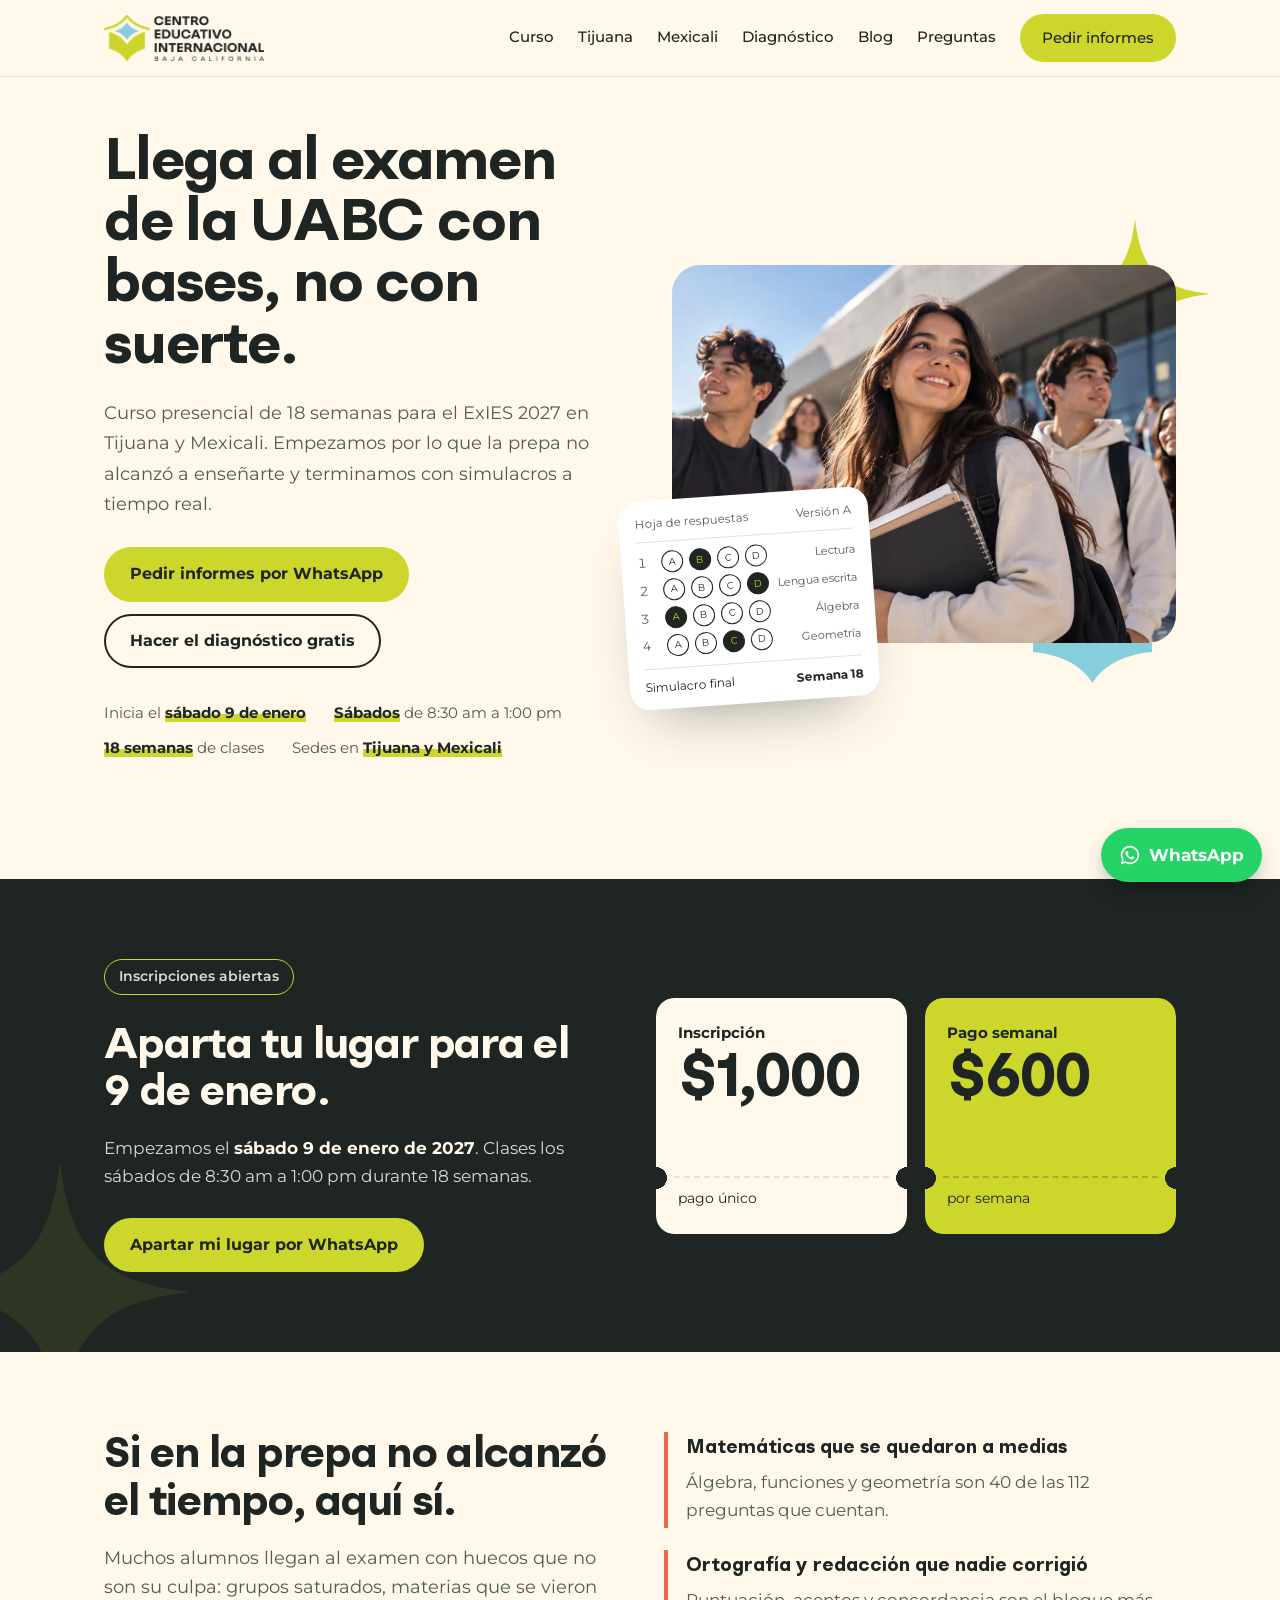
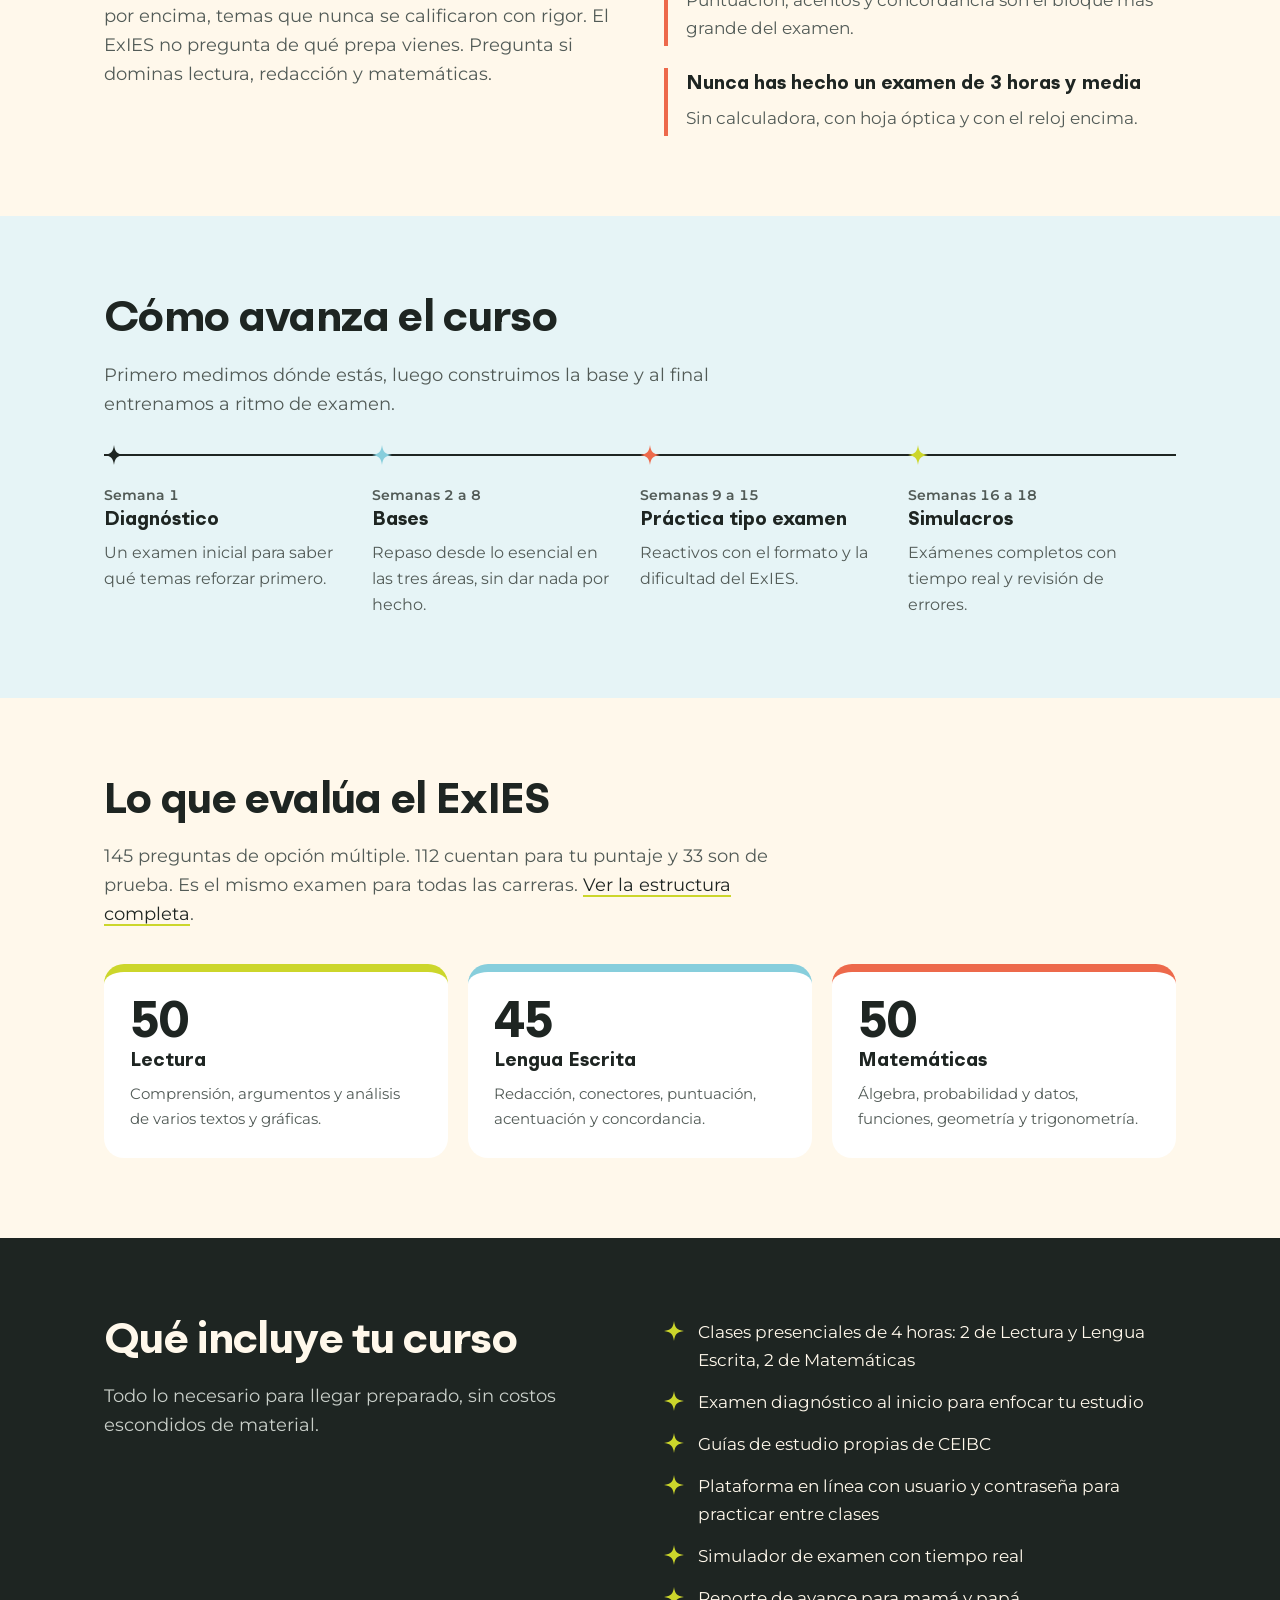
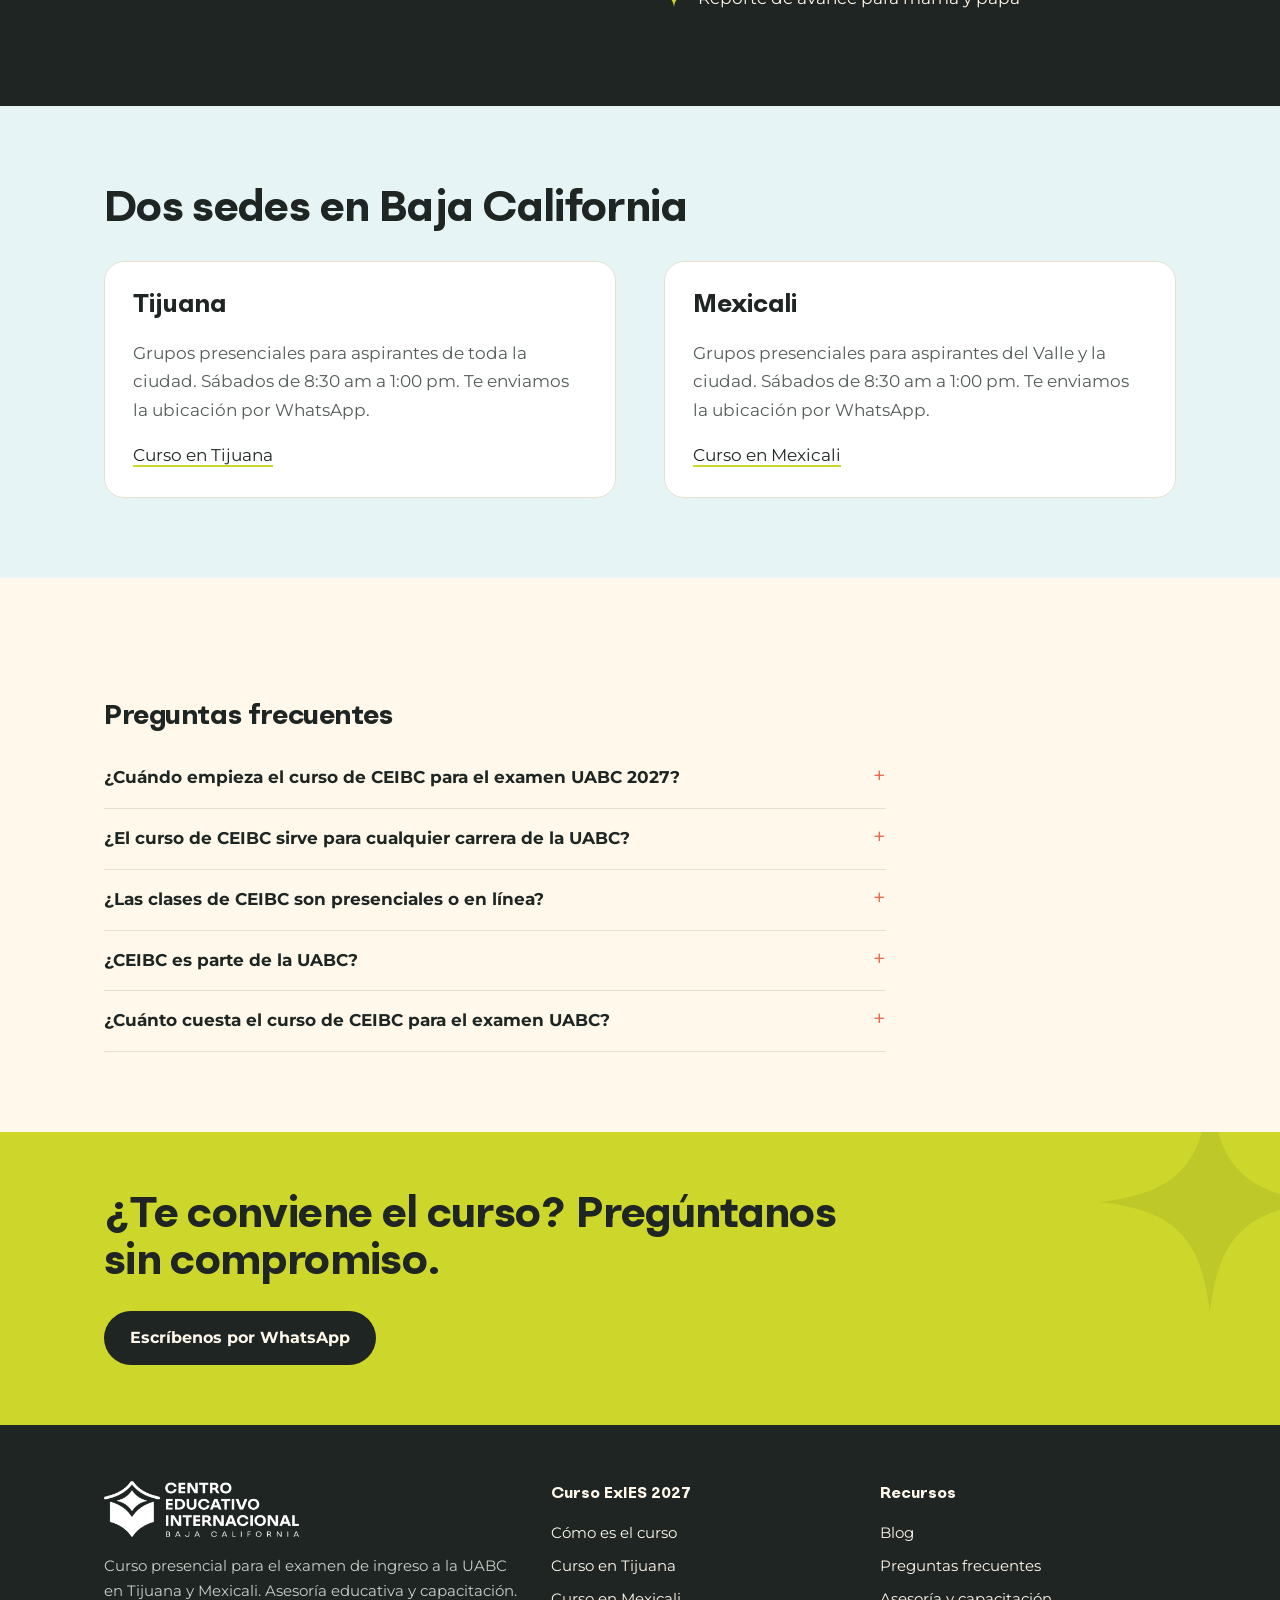
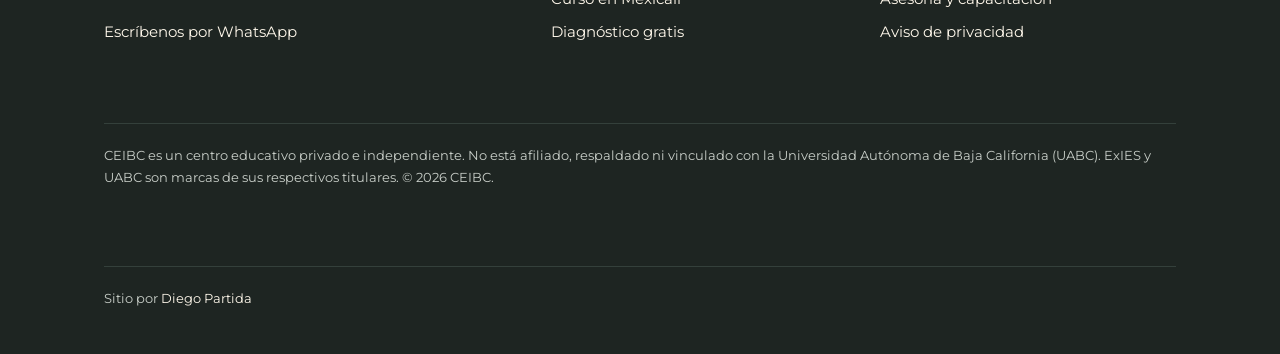
<file: index.html>
<!doctype html>
<html lang="es-MX">
<head>
<meta charset="utf-8">
<meta name="viewport" content="width=device-width, initial-scale=1">
<title>Curso para el examen UABC 2027 en Tijuana y Mexicali | CEIBC</title>
<meta name="description" content="Curso presencial de 18 semanas para el ExIES de la UABC. Inicia el 9 de enero de 2027 en Tijuana y Mexicali: diagnóstico, bases, plataforma y simulacros.">
<link rel="canonical" href="https://www.ceibc.mx/">
<meta name="robots" content="index, follow, max-image-preview:large, max-snippet:-1">
<meta name="theme-color" content="#fff8eb">
<meta property="og:title" content="Curso para el examen UABC 2027 en Tijuana y Mexicali | CEIBC">
<meta property="og:description" content="Curso presencial de 18 semanas para el ExIES de la UABC. Inicia el 9 de enero de 2027 en Tijuana y Mexicali: diagnóstico, bases, plataforma y simulacros.">
<meta property="og:type" content="website">
<meta property="og:locale" content="es_MX">
<meta property="og:site_name" content="CEIBC">
<meta property="og:url" content="https://www.ceibc.mx/">
<meta property="og:image" content="https://www.ceibc.mx/og-ceibc.png">
<meta property="og:image:width" content="1200"><meta property="og:image:height" content="630">
<meta name="twitter:card" content="summary_large_image">
<meta name="twitter:title" content="Curso para el examen UABC 2027 en Tijuana y Mexicali | CEIBC">
<meta name="twitter:description" content="Curso presencial de 18 semanas para el ExIES de la UABC. Inicia el 9 de enero de 2027 en Tijuana y Mexicali: diagnóstico, bases, plataforma y simulacros.">
<meta name="twitter:image" content="https://www.ceibc.mx/og-ceibc.png">
<link rel="icon" href="/isotipo-ceibc-32.png" type="image/png" sizes="32x32">
<link rel="apple-touch-icon" href="/isotipo-ceibc-180.png">
<link rel="preconnect" href="https://fonts.googleapis.com"><link rel="preconnect" href="https://fonts.gstatic.com" crossorigin>
<link href="https://fonts.googleapis.com/css2?family=Montserrat:wght@400;500;600;700&display=swap" rel="stylesheet">
<link rel="preload" href="/goli-vf.ttf" as="font" type="font/ttf" crossorigin>
<link rel="stylesheet" href="/styles.css">
<link rel="preload" as="image" href="/hero-portada.webp" fetchpriority="high">
<script type="application/ld+json">{"@context": "https://schema.org", "@graph": [{"@type": "EducationalOrganization", "@id": "https://www.ceibc.mx/#org", "name": "CEIBC Centro Educativo Internacional de Baja California", "alternateName": "CEIBC", "url": "https://www.ceibc.mx/", "logo": "https://www.ceibc.mx/isotipo-ceibc-512.png", "areaServed": [{"@type": "City", "name": "Tijuana"}, {"@type": "City", "name": "Mexicali"}], "description": "Centro educativo privado en Baja California. Curso presencial de preparación para el examen de ingreso a la UABC (ExIES), asesoría educativa y capacitación."}, {"@type": "WebSite", "@id": "https://www.ceibc.mx/#website", "url": "https://www.ceibc.mx/", "name": "CEIBC", "inLanguage": "es-MX", "publisher": {"@id": "https://www.ceibc.mx/#org"}}, {"@type": "WebPage", "@id": "https://www.ceibc.mx/#webpage", "url": "https://www.ceibc.mx/", "name": "Curso para el examen UABC 2027 en Tijuana y Mexicali | CEIBC", "description": "Curso presencial de 18 semanas para el ExIES de la UABC. Inicia el 9 de enero de 2027 en Tijuana y Mexicali: diagnóstico, bases, plataforma y simulacros.", "isPartOf": {"@id": "https://www.ceibc.mx/#website"}, "about": {"@id": "https://www.ceibc.mx/#org"}, "inLanguage": "es-MX", "dateModified": "2026-11-10"}, {"@type": "FAQPage", "@id": "https://www.ceibc.mx/#faq", "mainEntity": [{"@type": "Question", "name": "¿Cuándo empieza el curso de CEIBC para el examen UABC 2027?", "acceptedAnswer": {"@type": "Answer", "text": "El curso de CEIBC para el examen de ingreso a la UABC 2027 empieza el sábado 9 de enero de 2027 y dura 18 semanas, con clases los sábados de 8:30 am a 1:00 pm. Termina en mayo, antes del examen, que la UABC suele aplicar a principios de junio."}}, {"@type": "Question", "name": "¿El curso de CEIBC sirve para cualquier carrera de la UABC?", "acceptedAnswer": {"@type": "Answer", "text": "Sí. El ExIES es el mismo examen para todas las carreras de la UABC: evalúa Lectura, Lengua Escrita y Matemáticas y no tiene módulos por carrera, así que el curso de CEIBC prepara igual para Medicina, Derecho, Ingeniería o cualquier otra licenciatura."}}, {"@type": "Question", "name": "¿Las clases de CEIBC son presenciales o en línea?", "acceptedAnswer": {"@type": "Answer", "text": "Las clases del curso CEIBC para el examen UABC son presenciales en Tijuana y en Mexicali, los sábados de 8:30 am a 1:00 pm. Además tienes acceso a una plataforma en línea con usuario y contraseña para practicar y hacer simulacros."}}, {"@type": "Question", "name": "¿CEIBC es parte de la UABC?", "acceptedAnswer": {"@type": "Answer", "text": "No. CEIBC es un centro educativo privado e independiente. No está afiliado a la UABC, no conoce los reactivos del examen y prepara a los aspirantes con material propio basado en los temas que publica la guía oficial."}}, {"@type": "Question", "name": "¿Cuánto cuesta el curso de CEIBC para el examen UABC?", "acceptedAnswer": {"@type": "Answer", "text": "El curso de CEIBC para el examen UABC cuesta $1,000 de inscripción y $600 por semana durante las 18 semanas. Quien se inscribe a más tardar el 30 de noviembre de 2026 paga la inscripción con 50% de descuento ($500) y cada semana con 20% de descuento ($480)."}}]}, {"@type": "Course", "@id": "https://www.ceibc.mx/curso-examen-uabc#course", "name": "Curso de preparación para el examen de ingreso a la UABC (ExIES) 2027", "description": "Curso presencial de 18 semanas para el Examen de Ingreso a la Educación Superior (ExIES) de la UABC: Lectura, Lengua Escrita y Matemáticas, con diagnóstico, guías, plataforma en línea y simulacros.", "provider": {"@id": "https://www.ceibc.mx/#org"}, "inLanguage": "es-MX", "educationalLevel": "Bachillerato terminado o en curso", "teaches": ["Lectura", "Lengua Escrita", "Matemáticas", "Preparación para ExIES"], "hasCourseInstance": [{"@type": "CourseInstance", "courseMode": "Onsite", "location": {"@type": "Place", "name": "CEIBC Tijuana", "address": {"@type": "PostalAddress", "addressLocality": "Tijuana", "addressRegion": "B.C.", "addressCountry": "MX"}}, "courseWorkload": "P18W", "courseSchedule": {"@type": "Schedule", "repeatFrequency": "P1W", "byDay": "https://schema.org/Saturday", "startTime": "08:30", "endTime": "13:00", "startDate": "2027-01-09", "endDate": "2027-05-08"}, "startDate": "2027-01-09", "endDate": "2027-05-08"}, {"@type": "CourseInstance", "courseMode": "Onsite", "location": {"@type": "Place", "name": "CEIBC Mexicali", "address": {"@type": "PostalAddress", "addressLocality": "Mexicali", "addressRegion": "B.C.", "addressCountry": "MX"}}, "courseWorkload": "P18W", "courseSchedule": {"@type": "Schedule", "repeatFrequency": "P1W", "byDay": "https://schema.org/Saturday", "startTime": "08:30", "endTime": "13:00", "startDate": "2027-01-09", "endDate": "2027-05-08"}, "startDate": "2027-01-09", "endDate": "2027-05-08"}], "offers": [{"@type": "Offer", "category": "Inscripción", "price": "1000", "priceCurrency": "MXN", "availability": "https://schema.org/InStock"}, {"@type": "Offer", "category": "Pago semanal", "price": "600", "priceCurrency": "MXN", "availability": "https://schema.org/InStock"}]}]}</script>
</head>
<body>
<a class="skip" href="#main">Saltar al contenido</a>
<div class="promo-strip" data-promo><div class="wrap"><span>Preventa al 30 de noviembre: inscripción a <b>$500</b> y semana a <b>$480</b>.</span> <a href="/whatsapp?text=Hola%2C%20quiero%20apartar%20mi%20lugar%20en%20el%20curso%20UABC%20con%20el%20precio%20de%20preventa.">Apartar lugar</a></div></div>
<header class="top"><div class="wrap">
<a class="brand" href="/" aria-label="CEIBC inicio"><img class="brand-logo" src="/logo-ceibc.webp" width="700" height="201" alt="CEIBC Centro Educativo Internacional de Baja California"></a>
<button class="menu-btn" aria-expanded="false" aria-controls="nav">Menú</button>
<nav id="nav" class="nav" aria-label="Principal"><a href="/curso-examen-uabc">Curso</a><a href="/curso-examen-uabc-tijuana">Tijuana</a><a href="/curso-examen-uabc-mexicali">Mexicali</a><a href="/diagnostico-exies">Diagnóstico</a><a href="/blog">Blog</a><a href="/preguntas-frecuentes">Preguntas</a><a class="btn btn-lima" href="/whatsapp?text=Hola%2C%20quiero%20informes%20del%20curso%20para%20el%20examen%20UABC%202027.">Pedir informes</a></nav>
</div></header>
<main id="main">

<section class="hero"><div class="wrap">
<div>
<h1>Llega al examen de la UABC con bases, no con suerte.</h1>
<p class="lead">Curso presencial de 18 semanas para el ExIES 2027 en Tijuana y Mexicali. Empezamos por lo que la prepa no alcanzó a enseñarte y terminamos con simulacros a tiempo real.</p>
<div class="hero-actions"><a class="btn btn-lima" href="/whatsapp?text=Hola%2C%20quiero%20informes%20del%20curso%20para%20el%20examen%20UABC%202027.">Pedir informes por WhatsApp</a><a class="btn btn-linea" href="/diagnostico-exies">Hacer el diagnóstico gratis</a></div>
<ul class="hero-facts"><li>Inicia el <strong>sábado 9 de enero</strong></li><li><strong>Sábados</strong> de 8:30 am a 1:00 pm</li><li><strong>18 semanas</strong> de clases</li><li>Sedes en <strong>Tijuana y Mexicali</strong></li></ul>
</div>
<div class="hero-media">
<img class="hero-photo" src="/hero-portada.webp" width="960" height="720" fetchpriority="high" alt="Estudiantes sonriendo con cuadernos y mochilas a la salida de un edificio universitario">
<div class="sheet" aria-hidden="true"><div class="sheet-head"><span>Hoja de respuestas</span><span>Versión A</span></div><div class="sheet-row"><span class="n">1</span><span class="bub" style="animation-delay:0.25s">A</span><span class="bub on fill" style="animation-delay:0.25s">B</span><span class="bub" style="animation-delay:0.25s">C</span><span class="bub" style="animation-delay:0.25s">D</span><em>Lectura</em></div><div class="sheet-row"><span class="n">2</span><span class="bub" style="animation-delay:0.43s">A</span><span class="bub" style="animation-delay:0.43s">B</span><span class="bub" style="animation-delay:0.43s">C</span><span class="bub on fill" style="animation-delay:0.43s">D</span><em>Lengua escrita</em></div><div class="sheet-row"><span class="n">3</span><span class="bub on fill" style="animation-delay:0.61s">A</span><span class="bub" style="animation-delay:0.61s">B</span><span class="bub" style="animation-delay:0.61s">C</span><span class="bub" style="animation-delay:0.61s">D</span><em>Álgebra</em></div><div class="sheet-row"><span class="n">4</span><span class="bub" style="animation-delay:0.79s">A</span><span class="bub" style="animation-delay:0.79s">B</span><span class="bub on fill" style="animation-delay:0.79s">C</span><span class="bub" style="animation-delay:0.79s">D</span><em>Geometría</em></div><div class="sheet-foot"><span>Simulacro final</span><b>Semana 18</b></div></div>
</div>
</div></section>

<section class="promo" data-promo><div class="wrap promo-grid">
<div class="promo-copy">
<p class="promo-tag"><span class="solo-promo">Preventa hasta el 30 de noviembre</span><span class="solo-regular">Inscripciones abiertas</span></p>
<h2><span class="solo-promo">Aparta tu lugar y paga menos todo el curso.</span><span class="solo-regular">Aparta tu lugar para el 9 de enero.</span></h2>
<p>Empezamos el <strong>sábado 9 de enero de 2027</strong>. Clases los sábados de 8:30 am a 1:00 pm durante 18 semanas.</p>
<a class="btn btn-lima" href="/whatsapp?text=Hola%2C%20quiero%20apartar%20mi%20lugar%20en%20el%20curso%20UABC%20con%20el%20precio%20de%20preventa.">Apartar mi lugar por WhatsApp</a>
</div>
<div class="tickets">
<div class="ticket"><span class="t-label">Inscripción</span><span class="t-was">$1,000</span><span class="t-now solo-promo">$500</span><span class="t-sello solo-promo" aria-label="50% de descuento">50%<small>menos</small></span></div>
<div class="ticket t2"><span class="t-label">Pago semanal</span><span class="t-was">$600</span><span class="t-now solo-promo">$480</span><span class="t-unit">por semana</span><span class="t-sello solo-promo" aria-label="20% de descuento">20%<small>menos</small></span></div>
<p class="t-nota solo-promo">Precio especial para quien se inscribe a más tardar el 30 de noviembre de 2026.</p>
</div>
</div></section>

<section><div class="wrap grid2">
<div><h2>Si en la prepa no alcanzó el tiempo, aquí sí.</h2>
<p class="intro" style="margin-bottom:0">Muchos alumnos llegan al examen con huecos que no son su culpa: grupos saturados, materias que se vieron por encima, temas que nunca se calificaron con rigor. El ExIES no pregunta de qué prepa vienes. Pregunta si dominas lectura, redacción y matemáticas.</p></div>
<div style="display:grid;gap:22px;align-content:center">
<div class="pain"><h3>Matemáticas que se quedaron a medias</h3><p>Álgebra, funciones y geometría son 40 de las 112 preguntas que cuentan.</p></div>
<div class="pain"><h3>Ortografía y redacción que nadie corrigió</h3><p>Puntuación, acentos y concordancia son el bloque más grande del examen.</p></div>
<div class="pain"><h3>Nunca has hecho un examen de 3 horas y media</h3><p>Sin calculadora, con hoja óptica y con el reloj encima.</p></div>
</div></div></section>

<section class="alt"><div class="wrap">
<h2>Cómo avanza el curso</h2>
<p class="intro">Primero medimos dónde estás, luego construimos la base y al final entrenamos a ritmo de examen.</p>
<ol class="steps">
<li><span class="wk">Semana 1</span><h3>Diagnóstico</h3><p>Un examen inicial para saber qué temas reforzar primero.</p></li>
<li><span class="wk">Semanas 2 a 8</span><h3>Bases</h3><p>Repaso desde lo esencial en las tres áreas, sin dar nada por hecho.</p></li>
<li><span class="wk">Semanas 9 a 15</span><h3>Práctica tipo examen</h3><p>Reactivos con el formato y la dificultad del ExIES.</p></li>
<li><span class="wk">Semanas 16 a 18</span><h3>Simulacros</h3><p>Exámenes completos con tiempo real y revisión de errores.</p></li>
</ol></div></section>

<section><div class="wrap">
<h2>Lo que evalúa el ExIES</h2>
<p class="intro">145 preguntas de opción múltiple. 112 cuentan para tu puntaje y 33 son de prueba. Es el mismo examen para todas las carreras. <a href="/exies-cuantas-preguntas-tiene">Ver la estructura completa</a>.</p>
<div class="areas">
<div class="area"><div class="num">50</div><h3>Lectura</h3><p>Comprensión, argumentos y análisis de varios textos y gráficas.</p></div>
<div class="area"><div class="num">45</div><h3>Lengua Escrita</h3><p>Redacción, conectores, puntuación, acentuación y concordancia.</p></div>
<div class="area"><div class="num">50</div><h3>Matemáticas</h3><p>Álgebra, probabilidad y datos, funciones, geometría y trigonometría.</p></div>
</div></div></section>

<section class="dark"><div class="wrap grid2">
<div><h2>Qué incluye tu curso</h2><p class="intro">Todo lo necesario para llegar preparado, sin costos escondidos de material.</p></div>
<ul class="blist">
<li>Clases presenciales de 4 horas: 2 de Lectura y Lengua Escrita, 2 de Matemáticas</li>
<li>Examen diagnóstico al inicio para enfocar tu estudio</li>
<li>Guías de estudio propias de CEIBC</li>
<li>Plataforma en línea con usuario y contraseña para practicar entre clases</li>
<li>Simulador de examen con tiempo real</li>
<li>Reporte de avance para mamá y papá</li>
</ul></div></section>

<section class="alt"><div class="wrap">
<h2>Dos sedes en Baja California</h2>
<div class="grid2" style="margin-top:28px">
<div class="city"><h3>Tijuana</h3><p>Grupos presenciales para aspirantes de toda la ciudad. Sábados de 8:30 am a 1:00 pm. Te enviamos la ubicación por WhatsApp.</p><a href="/curso-examen-uabc-tijuana">Curso en Tijuana</a></div>
<div class="city"><h3>Mexicali</h3><p>Grupos presenciales para aspirantes del Valle y la ciudad. Sábados de 8:30 am a 1:00 pm. Te enviamos la ubicación por WhatsApp.</p><a href="/curso-examen-uabc-mexicali">Curso en Mexicali</a></div>
</div></div></section>

<section><div class="wrap prose"><h2>Preguntas frecuentes</h2><div class="faq"><details><summary>¿Cuándo empieza el curso de CEIBC para el examen UABC 2027?</summary><p>El curso de CEIBC para el examen de ingreso a la UABC 2027 empieza el sábado 9 de enero de 2027 y dura 18 semanas, con clases los sábados de 8:30 am a 1:00 pm. Termina en mayo, antes del examen, que la UABC suele aplicar a principios de junio.</p></details><details><summary>¿El curso de CEIBC sirve para cualquier carrera de la UABC?</summary><p>Sí. El ExIES es el mismo examen para todas las carreras de la UABC: evalúa Lectura, Lengua Escrita y Matemáticas y no tiene módulos por carrera, así que el curso de CEIBC prepara igual para Medicina, Derecho, Ingeniería o cualquier otra licenciatura.</p></details><details><summary>¿Las clases de CEIBC son presenciales o en línea?</summary><p>Las clases del curso CEIBC para el examen UABC son presenciales en Tijuana y en Mexicali, los sábados de 8:30 am a 1:00 pm. Además tienes acceso a una plataforma en línea con usuario y contraseña para practicar y hacer simulacros.</p></details><details><summary>¿CEIBC es parte de la UABC?</summary><p>No. CEIBC es un centro educativo privado e independiente. No está afiliado a la UABC, no conoce los reactivos del examen y prepara a los aspirantes con material propio basado en los temas que publica la guía oficial.</p></details><details><summary>¿Cuánto cuesta el curso de CEIBC para el examen UABC?</summary><p>El curso de CEIBC para el examen UABC cuesta $1,000 de inscripción y $600 por semana durante las 18 semanas. Quien se inscribe a más tardar el 30 de noviembre de 2026 paga la inscripción con 50% de descuento ($500) y cada semana con 20% de descuento ($480).</p></details></div></div></section>
<section class="cta"><div class="wrap"><h2>¿Te conviene el curso? Pregúntanos sin compromiso.</h2><a class="btn" href="/whatsapp?text=Hola%2C%20quiero%20informes%20del%20curso%20para%20el%20examen%20UABC%202027.">Escríbenos por WhatsApp</a></div></section>

</main>
<footer class="foot"><div class="wrap">
<div><a class="brand" href="/"><img class="brand-logo" src="/logo-ceibc-blanco.webp" width="700" height="201" alt="CEIBC Centro Educativo Internacional de Baja California" loading="lazy"></a>
<p style="margin-top:16px;max-width:30em">Curso presencial para el examen de ingreso a la UABC en Tijuana y Mexicali. Asesoría educativa y capacitación.</p>
<p><a href="/whatsapp?text=Hola%2C%20quiero%20informes%20del%20curso%20para%20el%20examen%20UABC%202027.">Escríbenos por WhatsApp</a></p></div>
<div><h4>Curso ExIES 2027</h4><ul>
<li><a href="/curso-examen-uabc">Cómo es el curso</a></li>
<li><a href="/curso-examen-uabc-tijuana">Curso en Tijuana</a></li>
<li><a href="/curso-examen-uabc-mexicali">Curso en Mexicali</a></li>
<li><a href="/diagnostico-exies">Diagnóstico gratis</a></li></ul></div>
<div><h4>Recursos</h4><ul>
<li><a href="/blog">Blog</a></li>
<li><a href="/preguntas-frecuentes">Preguntas frecuentes</a></li>
<li><a href="/asesoria-y-capacitacion">Asesoría y capacitación</a></li>
<li><a href="/aviso-de-privacidad">Aviso de privacidad</a></li></ul></div>
<p class="legal">CEIBC es un centro educativo privado e independiente. No está afiliado, respaldado ni vinculado con la Universidad Autónoma de Baja California (UABC). ExIES y UABC son marcas de sus respectivos titulares. © 2026 CEIBC.</p>
<p class="legal credit">Sitio por <a href="https://diegopartida.com" target="_blank" rel="noopener">Diego Partida</a></p>
</div></footer>
<a class="wa" href="/whatsapp?text=Hola%2C%20quiero%20informes%20del%20curso%20para%20el%20examen%20UABC%202027." aria-label="Escríbenos por WhatsApp"><svg viewBox="0 0 24 24" fill="currentColor" aria-hidden="true"><path d="M12 2a10 10 0 0 0-8.6 15.1L2 22l5-1.3A10 10 0 1 0 12 2zm0 18.2c-1.5 0-3-.4-4.3-1.2l-.3-.2-3 .8.8-2.9-.2-.3A8.2 8.2 0 1 1 12 20.2zm4.5-6.1c-.2-.1-1.5-.7-1.7-.8-.2-.1-.4-.1-.6.1l-.8 1c-.1.2-.3.2-.5.1a6.7 6.7 0 0 1-3.3-2.9c-.2-.4.2-.4.7-1.3.1-.2 0-.3 0-.4l-.8-1.8c-.2-.5-.4-.4-.6-.4h-.5c-.2 0-.4.1-.6.3-.2.2-.8.8-.8 2s.8 2.3.9 2.5c.1.2 1.6 2.5 4 3.5 1.5.6 2.1.7 2.8.6.5-.1 1.5-.6 1.7-1.2.2-.6.2-1.1.2-1.2-.1-.1-.3-.2-.5-.3z"/></svg><span>WhatsApp</span></a>
<script src="/main.js" defer></script>
</body>
</html>
</file>
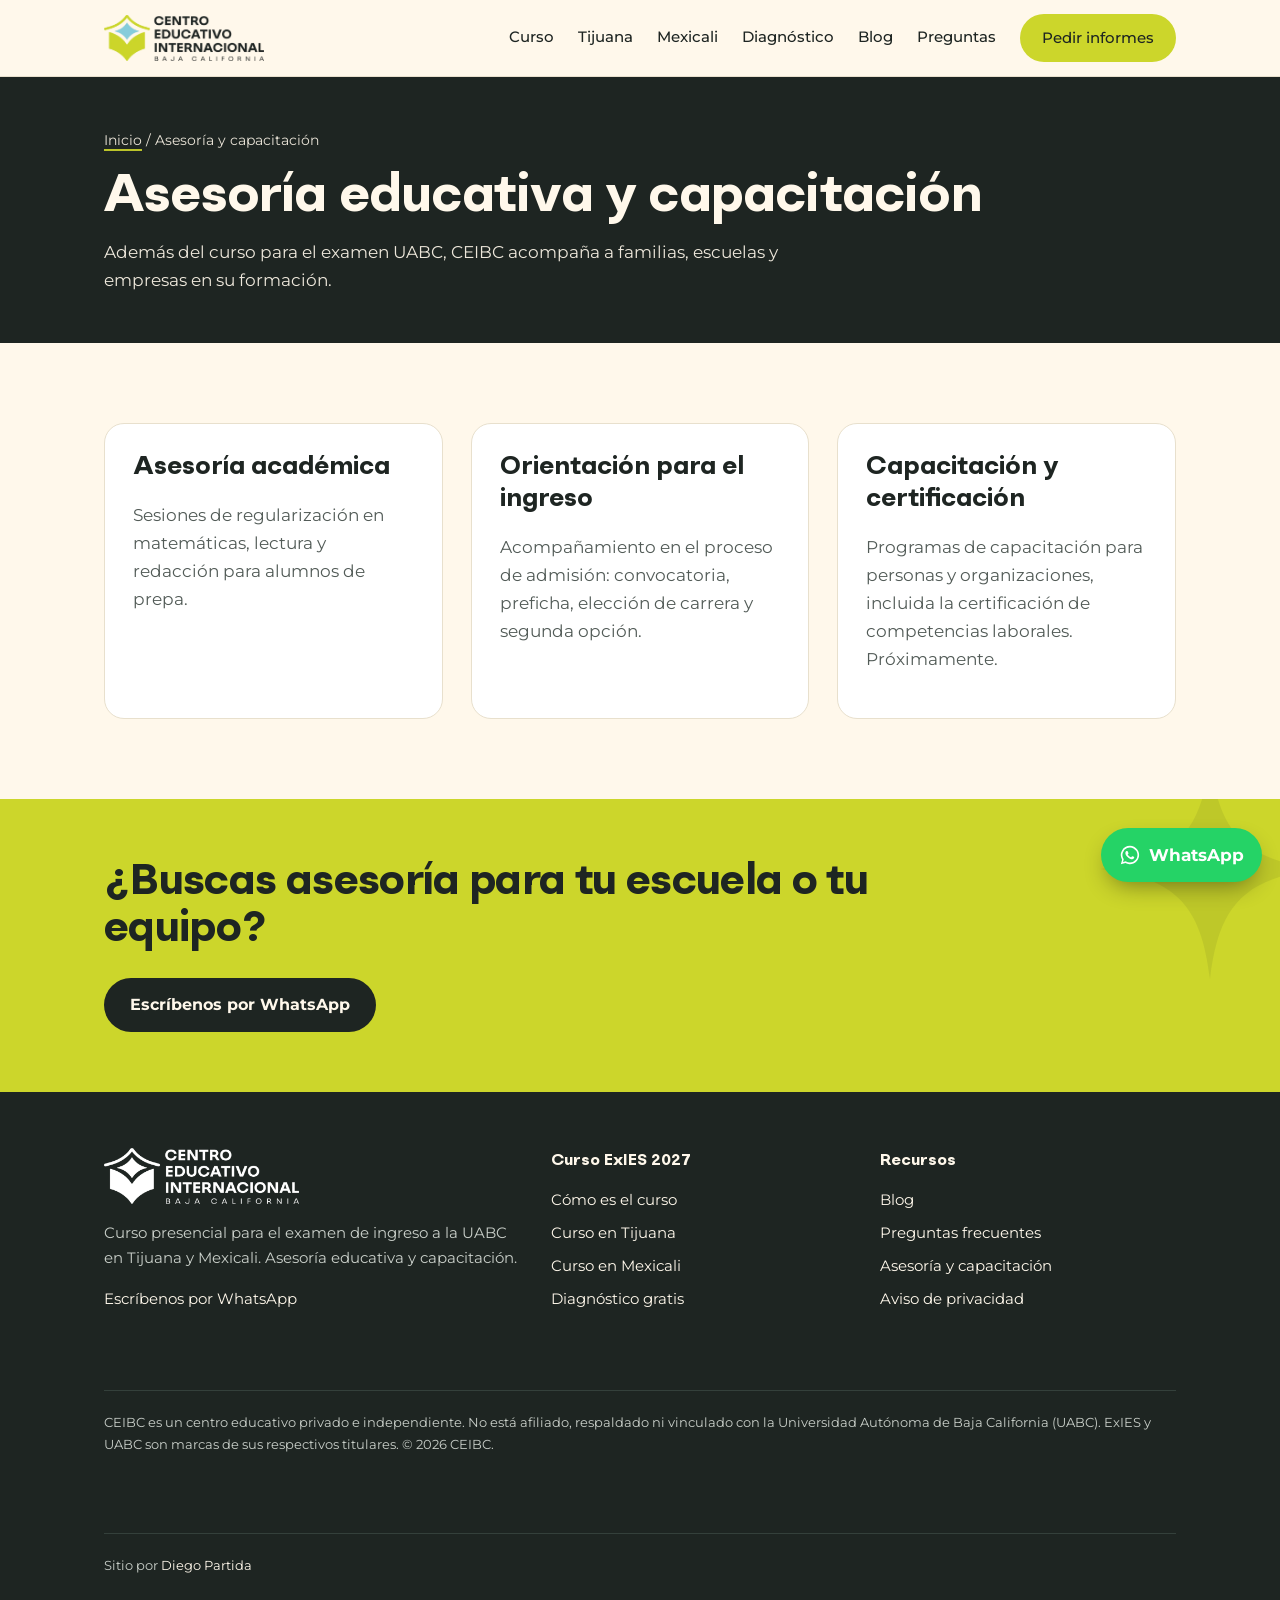
<file: asesoria-y-capacitacion.html>
<!doctype html>
<html lang="es-MX">
<head>
<meta charset="utf-8">
<meta name="viewport" content="width=device-width, initial-scale=1">
<title>Asesoría educativa y capacitación en Baja California | CEIBC</title>
<meta name="description" content="Asesoría académica, orientación para el ingreso a la universidad y capacitación con certificación de competencias en Tijuana y Mexicali.">
<link rel="canonical" href="https://www.ceibc.mx/asesoria-y-capacitacion">
<meta name="robots" content="index, follow, max-image-preview:large, max-snippet:-1">
<meta name="theme-color" content="#fff8eb">
<meta property="og:title" content="Asesoría educativa y capacitación en Baja California | CEIBC">
<meta property="og:description" content="Asesoría académica, orientación para el ingreso a la universidad y capacitación con certificación de competencias en Tijuana y Mexicali.">
<meta property="og:type" content="website">
<meta property="og:locale" content="es_MX">
<meta property="og:site_name" content="CEIBC">
<meta property="og:url" content="https://www.ceibc.mx/asesoria-y-capacitacion">
<meta property="og:image" content="https://www.ceibc.mx/og-ceibc.png">
<meta property="og:image:width" content="1200"><meta property="og:image:height" content="630">
<meta name="twitter:card" content="summary_large_image">
<meta name="twitter:title" content="Asesoría educativa y capacitación en Baja California | CEIBC">
<meta name="twitter:description" content="Asesoría académica, orientación para el ingreso a la universidad y capacitación con certificación de competencias en Tijuana y Mexicali.">
<meta name="twitter:image" content="https://www.ceibc.mx/og-ceibc.png">
<link rel="icon" href="/isotipo-ceibc-32.png" type="image/png" sizes="32x32">
<link rel="apple-touch-icon" href="/isotipo-ceibc-180.png">
<link rel="preconnect" href="https://fonts.googleapis.com"><link rel="preconnect" href="https://fonts.gstatic.com" crossorigin>
<link href="https://fonts.googleapis.com/css2?family=Montserrat:wght@400;500;600;700&display=swap" rel="stylesheet">
<link rel="preload" href="/goli-vf.ttf" as="font" type="font/ttf" crossorigin>
<link rel="stylesheet" href="/styles.css">
<script type="application/ld+json">{"@context": "https://schema.org", "@graph": [{"@type": "EducationalOrganization", "@id": "https://www.ceibc.mx/#org", "name": "CEIBC Centro Educativo Internacional de Baja California", "alternateName": "CEIBC", "url": "https://www.ceibc.mx/", "logo": "https://www.ceibc.mx/isotipo-ceibc-512.png", "areaServed": [{"@type": "City", "name": "Tijuana"}, {"@type": "City", "name": "Mexicali"}], "description": "Centro educativo privado en Baja California. Curso presencial de preparación para el examen de ingreso a la UABC (ExIES), asesoría educativa y capacitación."}, {"@type": "WebSite", "@id": "https://www.ceibc.mx/#website", "url": "https://www.ceibc.mx/", "name": "CEIBC", "inLanguage": "es-MX", "publisher": {"@id": "https://www.ceibc.mx/#org"}}, {"@type": "WebPage", "@id": "https://www.ceibc.mx/asesoria-y-capacitacion#webpage", "url": "https://www.ceibc.mx/asesoria-y-capacitacion", "name": "Asesoría educativa y capacitación en Baja California | CEIBC", "description": "Asesoría académica, orientación para el ingreso a la universidad y capacitación con certificación de competencias en Tijuana y Mexicali.", "isPartOf": {"@id": "https://www.ceibc.mx/#website"}, "about": {"@id": "https://www.ceibc.mx/#org"}, "inLanguage": "es-MX", "dateModified": "2026-10-29", "breadcrumb": {"@id": "https://www.ceibc.mx/asesoria-y-capacitacion#breadcrumb"}}, {"@type": "BreadcrumbList", "@id": "https://www.ceibc.mx/asesoria-y-capacitacion#breadcrumb", "itemListElement": [{"@type": "ListItem", "position": 1, "name": "Inicio", "item": "https://www.ceibc.mx/"}, {"@type": "ListItem", "position": 2, "name": "Asesoría y capacitación", "item": "https://www.ceibc.mx/asesoria-y-capacitacion"}]}]}</script>
</head>
<body>
<a class="skip" href="#main">Saltar al contenido</a>
<div class="promo-strip" data-promo><div class="wrap"><span>Preventa al 30 de noviembre: inscripción a <b>$500</b> y semana a <b>$480</b>.</span> <a href="/whatsapp?text=Hola%2C%20quiero%20apartar%20mi%20lugar%20en%20el%20curso%20UABC%20con%20el%20precio%20de%20preventa.">Apartar lugar</a></div></div>
<header class="top"><div class="wrap">
<a class="brand" href="/" aria-label="CEIBC inicio"><img class="brand-logo" src="/logo-ceibc.webp" width="700" height="201" alt="CEIBC Centro Educativo Internacional de Baja California"></a>
<button class="menu-btn" aria-expanded="false" aria-controls="nav">Menú</button>
<nav id="nav" class="nav" aria-label="Principal"><a href="/curso-examen-uabc">Curso</a><a href="/curso-examen-uabc-tijuana">Tijuana</a><a href="/curso-examen-uabc-mexicali">Mexicali</a><a href="/diagnostico-exies">Diagnóstico</a><a href="/blog">Blog</a><a href="/preguntas-frecuentes">Preguntas</a><a class="btn btn-lima" href="/whatsapp?text=Hola%2C%20quiero%20informes%20del%20curso%20para%20el%20examen%20UABC%202027.">Pedir informes</a></nav>
</div></header>
<main id="main">

<div class="page-head"><div class="wrap"><nav class="crumbs" aria-label="Ruta"><a href="/">Inicio</a> / Asesoría y capacitación</nav>
<h1>Asesoría educativa y capacitación</h1>
<p>Además del curso para el examen UABC, CEIBC acompaña a familias, escuelas y empresas en su formación.</p></div></div>
<section><div class="wrap grid3">
<div class="city"><h3>Asesoría académica</h3><p>Sesiones de regularización en matemáticas, lectura y redacción para alumnos de prepa.</p></div>
<div class="city"><h3>Orientación para el ingreso</h3><p>Acompañamiento en el proceso de admisión: convocatoria, preficha, elección de carrera y segunda opción.</p></div>
<div class="city"><h3>Capacitación y certificación</h3><p>Programas de capacitación para personas y organizaciones, incluida la certificación de competencias laborales. Próximamente.</p></div>
</div></section>
<section class="cta"><div class="wrap"><h2>¿Buscas asesoría para tu escuela o tu equipo?</h2><a class="btn" href="/whatsapp?text=Hola%2C%20quiero%20informes%20de%20asesor%C3%ADa%20y%20capacitaci%C3%B3n%20en%20CEIBC.">Escríbenos por WhatsApp</a></div></section>

</main>
<footer class="foot"><div class="wrap">
<div><a class="brand" href="/"><img class="brand-logo" src="/logo-ceibc-blanco.webp" width="700" height="201" alt="CEIBC Centro Educativo Internacional de Baja California" loading="lazy"></a>
<p style="margin-top:16px;max-width:30em">Curso presencial para el examen de ingreso a la UABC en Tijuana y Mexicali. Asesoría educativa y capacitación.</p>
<p><a href="/whatsapp?text=Hola%2C%20quiero%20informes%20del%20curso%20para%20el%20examen%20UABC%202027.">Escríbenos por WhatsApp</a></p></div>
<div><h4>Curso ExIES 2027</h4><ul>
<li><a href="/curso-examen-uabc">Cómo es el curso</a></li>
<li><a href="/curso-examen-uabc-tijuana">Curso en Tijuana</a></li>
<li><a href="/curso-examen-uabc-mexicali">Curso en Mexicali</a></li>
<li><a href="/diagnostico-exies">Diagnóstico gratis</a></li></ul></div>
<div><h4>Recursos</h4><ul>
<li><a href="/blog">Blog</a></li>
<li><a href="/preguntas-frecuentes">Preguntas frecuentes</a></li>
<li><a href="/asesoria-y-capacitacion">Asesoría y capacitación</a></li>
<li><a href="/aviso-de-privacidad">Aviso de privacidad</a></li></ul></div>
<p class="legal">CEIBC es un centro educativo privado e independiente. No está afiliado, respaldado ni vinculado con la Universidad Autónoma de Baja California (UABC). ExIES y UABC son marcas de sus respectivos titulares. © 2026 CEIBC.</p>
<p class="legal credit">Sitio por <a href="https://diegopartida.com" target="_blank" rel="noopener">Diego Partida</a></p>
</div></footer>
<a class="wa" href="/whatsapp?text=Hola%2C%20quiero%20informes%20del%20curso%20para%20el%20examen%20UABC%202027." aria-label="Escríbenos por WhatsApp"><svg viewBox="0 0 24 24" fill="currentColor" aria-hidden="true"><path d="M12 2a10 10 0 0 0-8.6 15.1L2 22l5-1.3A10 10 0 1 0 12 2zm0 18.2c-1.5 0-3-.4-4.3-1.2l-.3-.2-3 .8.8-2.9-.2-.3A8.2 8.2 0 1 1 12 20.2zm4.5-6.1c-.2-.1-1.5-.7-1.7-.8-.2-.1-.4-.1-.6.1l-.8 1c-.1.2-.3.2-.5.1a6.7 6.7 0 0 1-3.3-2.9c-.2-.4.2-.4.7-1.3.1-.2 0-.3 0-.4l-.8-1.8c-.2-.5-.4-.4-.6-.4h-.5c-.2 0-.4.1-.6.3-.2.2-.8.8-.8 2s.8 2.3.9 2.5c.1.2 1.6 2.5 4 3.5 1.5.6 2.1.7 2.8.6.5-.1 1.5-.6 1.7-1.2.2-.6.2-1.1.2-1.2-.1-.1-.3-.2-.5-.3z"/></svg><span>WhatsApp</span></a>
<script src="/main.js" defer></script>
</body>
</html>
</file>
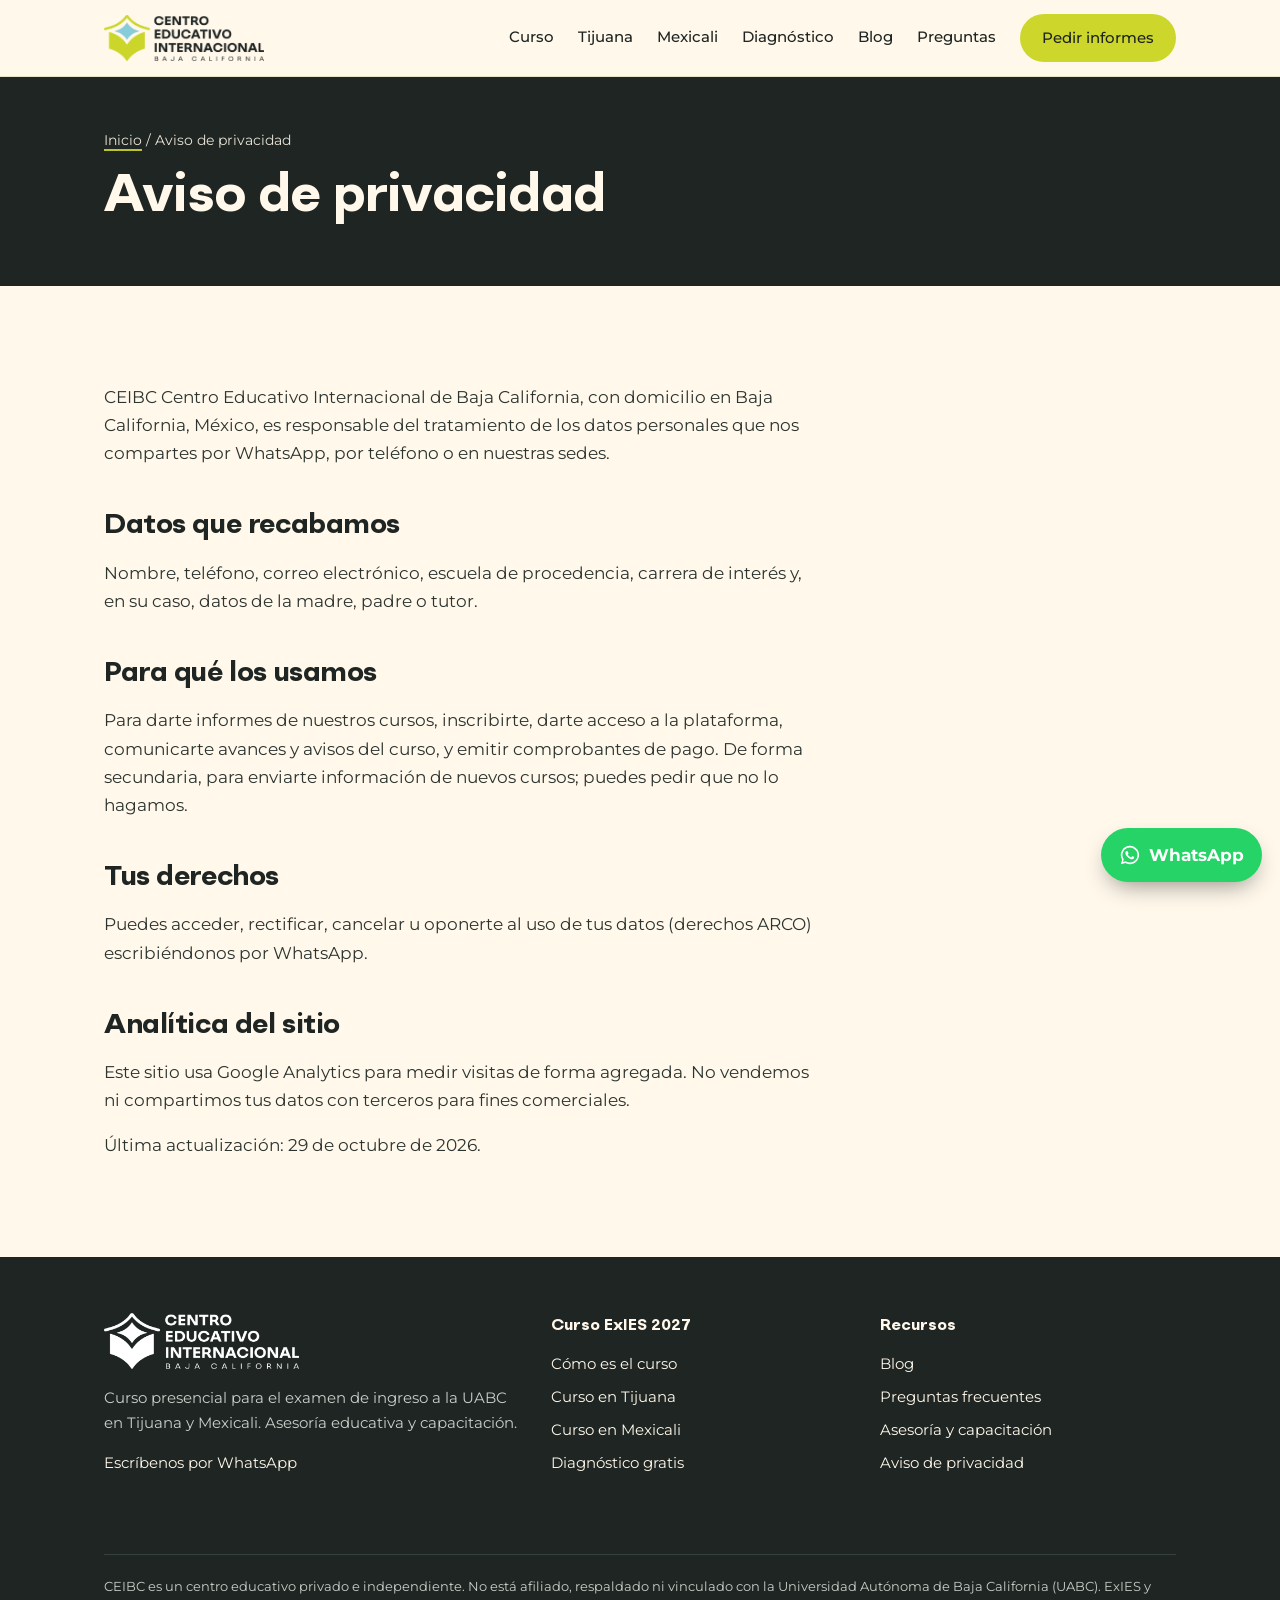
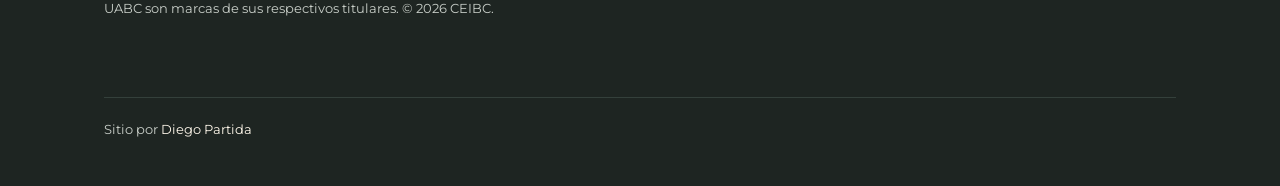
<file: aviso-de-privacidad.html>
<!doctype html>
<html lang="es-MX">
<head>
<meta charset="utf-8">
<meta name="viewport" content="width=device-width, initial-scale=1">
<title>Aviso de privacidad | CEIBC</title>
<meta name="description" content="Aviso de privacidad de CEIBC Centro Educativo Internacional de Baja California.">
<link rel="canonical" href="https://www.ceibc.mx/aviso-de-privacidad">
<meta name="robots" content="index, follow, max-image-preview:large, max-snippet:-1">
<meta name="theme-color" content="#fff8eb">
<meta property="og:title" content="Aviso de privacidad | CEIBC">
<meta property="og:description" content="Aviso de privacidad de CEIBC Centro Educativo Internacional de Baja California.">
<meta property="og:type" content="website">
<meta property="og:locale" content="es_MX">
<meta property="og:site_name" content="CEIBC">
<meta property="og:url" content="https://www.ceibc.mx/aviso-de-privacidad">
<meta property="og:image" content="https://www.ceibc.mx/og-ceibc.png">
<meta property="og:image:width" content="1200"><meta property="og:image:height" content="630">
<meta name="twitter:card" content="summary_large_image">
<meta name="twitter:title" content="Aviso de privacidad | CEIBC">
<meta name="twitter:description" content="Aviso de privacidad de CEIBC Centro Educativo Internacional de Baja California.">
<meta name="twitter:image" content="https://www.ceibc.mx/og-ceibc.png">
<link rel="icon" href="/isotipo-ceibc-32.png" type="image/png" sizes="32x32">
<link rel="apple-touch-icon" href="/isotipo-ceibc-180.png">
<link rel="preconnect" href="https://fonts.googleapis.com"><link rel="preconnect" href="https://fonts.gstatic.com" crossorigin>
<link href="https://fonts.googleapis.com/css2?family=Montserrat:wght@400;500;600;700&display=swap" rel="stylesheet">
<link rel="preload" href="/goli-vf.ttf" as="font" type="font/ttf" crossorigin>
<link rel="stylesheet" href="/styles.css">
<script type="application/ld+json">{"@context": "https://schema.org", "@graph": [{"@type": "EducationalOrganization", "@id": "https://www.ceibc.mx/#org", "name": "CEIBC Centro Educativo Internacional de Baja California", "alternateName": "CEIBC", "url": "https://www.ceibc.mx/", "logo": "https://www.ceibc.mx/isotipo-ceibc-512.png", "areaServed": [{"@type": "City", "name": "Tijuana"}, {"@type": "City", "name": "Mexicali"}], "description": "Centro educativo privado en Baja California. Curso presencial de preparación para el examen de ingreso a la UABC (ExIES), asesoría educativa y capacitación."}, {"@type": "WebSite", "@id": "https://www.ceibc.mx/#website", "url": "https://www.ceibc.mx/", "name": "CEIBC", "inLanguage": "es-MX", "publisher": {"@id": "https://www.ceibc.mx/#org"}}, {"@type": "WebPage", "@id": "https://www.ceibc.mx/aviso-de-privacidad#webpage", "url": "https://www.ceibc.mx/aviso-de-privacidad", "name": "Aviso de privacidad | CEIBC", "description": "Aviso de privacidad de CEIBC Centro Educativo Internacional de Baja California.", "isPartOf": {"@id": "https://www.ceibc.mx/#website"}, "about": {"@id": "https://www.ceibc.mx/#org"}, "inLanguage": "es-MX", "dateModified": "2026-10-29", "breadcrumb": {"@id": "https://www.ceibc.mx/aviso-de-privacidad#breadcrumb"}}, {"@type": "BreadcrumbList", "@id": "https://www.ceibc.mx/aviso-de-privacidad#breadcrumb", "itemListElement": [{"@type": "ListItem", "position": 1, "name": "Inicio", "item": "https://www.ceibc.mx/"}, {"@type": "ListItem", "position": 2, "name": "Aviso de privacidad", "item": "https://www.ceibc.mx/aviso-de-privacidad"}]}]}</script>
</head>
<body>
<a class="skip" href="#main">Saltar al contenido</a>
<div class="promo-strip" data-promo><div class="wrap"><span>Preventa al 30 de noviembre: inscripción a <b>$500</b> y semana a <b>$480</b>.</span> <a href="/whatsapp?text=Hola%2C%20quiero%20apartar%20mi%20lugar%20en%20el%20curso%20UABC%20con%20el%20precio%20de%20preventa.">Apartar lugar</a></div></div>
<header class="top"><div class="wrap">
<a class="brand" href="/" aria-label="CEIBC inicio"><img class="brand-logo" src="/logo-ceibc.webp" width="700" height="201" alt="CEIBC Centro Educativo Internacional de Baja California"></a>
<button class="menu-btn" aria-expanded="false" aria-controls="nav">Menú</button>
<nav id="nav" class="nav" aria-label="Principal"><a href="/curso-examen-uabc">Curso</a><a href="/curso-examen-uabc-tijuana">Tijuana</a><a href="/curso-examen-uabc-mexicali">Mexicali</a><a href="/diagnostico-exies">Diagnóstico</a><a href="/blog">Blog</a><a href="/preguntas-frecuentes">Preguntas</a><a class="btn btn-lima" href="/whatsapp?text=Hola%2C%20quiero%20informes%20del%20curso%20para%20el%20examen%20UABC%202027.">Pedir informes</a></nav>
</div></header>
<main id="main">

<div class="page-head"><div class="wrap"><nav class="crumbs" aria-label="Ruta"><a href="/">Inicio</a> / Aviso de privacidad</nav><h1>Aviso de privacidad</h1></div></div>
<section><div class="wrap prose">
<p>CEIBC Centro Educativo Internacional de Baja California, con domicilio en Baja California, México, es responsable del tratamiento de los datos personales que nos compartes por WhatsApp, por teléfono o en nuestras sedes.</p>
<h2>Datos que recabamos</h2><p>Nombre, teléfono, correo electrónico, escuela de procedencia, carrera de interés y, en su caso, datos de la madre, padre o tutor.</p>
<h2>Para qué los usamos</h2><p>Para darte informes de nuestros cursos, inscribirte, darte acceso a la plataforma, comunicarte avances y avisos del curso, y emitir comprobantes de pago. De forma secundaria, para enviarte información de nuevos cursos; puedes pedir que no lo hagamos.</p>
<h2>Tus derechos</h2><p>Puedes acceder, rectificar, cancelar u oponerte al uso de tus datos (derechos ARCO) escribiéndonos por WhatsApp.</p>
<h2>Analítica del sitio</h2><p>Este sitio usa Google Analytics para medir visitas de forma agregada. No vendemos ni compartimos tus datos con terceros para fines comerciales.</p>
<p>Última actualización: 29 de octubre de 2026.</p>
</div></section>

</main>
<footer class="foot"><div class="wrap">
<div><a class="brand" href="/"><img class="brand-logo" src="/logo-ceibc-blanco.webp" width="700" height="201" alt="CEIBC Centro Educativo Internacional de Baja California" loading="lazy"></a>
<p style="margin-top:16px;max-width:30em">Curso presencial para el examen de ingreso a la UABC en Tijuana y Mexicali. Asesoría educativa y capacitación.</p>
<p><a href="/whatsapp?text=Hola%2C%20quiero%20informes%20del%20curso%20para%20el%20examen%20UABC%202027.">Escríbenos por WhatsApp</a></p></div>
<div><h4>Curso ExIES 2027</h4><ul>
<li><a href="/curso-examen-uabc">Cómo es el curso</a></li>
<li><a href="/curso-examen-uabc-tijuana">Curso en Tijuana</a></li>
<li><a href="/curso-examen-uabc-mexicali">Curso en Mexicali</a></li>
<li><a href="/diagnostico-exies">Diagnóstico gratis</a></li></ul></div>
<div><h4>Recursos</h4><ul>
<li><a href="/blog">Blog</a></li>
<li><a href="/preguntas-frecuentes">Preguntas frecuentes</a></li>
<li><a href="/asesoria-y-capacitacion">Asesoría y capacitación</a></li>
<li><a href="/aviso-de-privacidad">Aviso de privacidad</a></li></ul></div>
<p class="legal">CEIBC es un centro educativo privado e independiente. No está afiliado, respaldado ni vinculado con la Universidad Autónoma de Baja California (UABC). ExIES y UABC son marcas de sus respectivos titulares. © 2026 CEIBC.</p>
<p class="legal credit">Sitio por <a href="https://diegopartida.com" target="_blank" rel="noopener">Diego Partida</a></p>
</div></footer>
<a class="wa" href="/whatsapp?text=Hola%2C%20quiero%20informes%20del%20curso%20para%20el%20examen%20UABC%202027." aria-label="Escríbenos por WhatsApp"><svg viewBox="0 0 24 24" fill="currentColor" aria-hidden="true"><path d="M12 2a10 10 0 0 0-8.6 15.1L2 22l5-1.3A10 10 0 1 0 12 2zm0 18.2c-1.5 0-3-.4-4.3-1.2l-.3-.2-3 .8.8-2.9-.2-.3A8.2 8.2 0 1 1 12 20.2zm4.5-6.1c-.2-.1-1.5-.7-1.7-.8-.2-.1-.4-.1-.6.1l-.8 1c-.1.2-.3.2-.5.1a6.7 6.7 0 0 1-3.3-2.9c-.2-.4.2-.4.7-1.3.1-.2 0-.3 0-.4l-.8-1.8c-.2-.5-.4-.4-.6-.4h-.5c-.2 0-.4.1-.6.3-.2.2-.8.8-.8 2s.8 2.3.9 2.5c.1.2 1.6 2.5 4 3.5 1.5.6 2.1.7 2.8.6.5-.1 1.5-.6 1.7-1.2.2-.6.2-1.1.2-1.2-.1-.1-.3-.2-.5-.3z"/></svg><span>WhatsApp</span></a>
<script src="/main.js" defer></script>
</body>
</html>
</file>
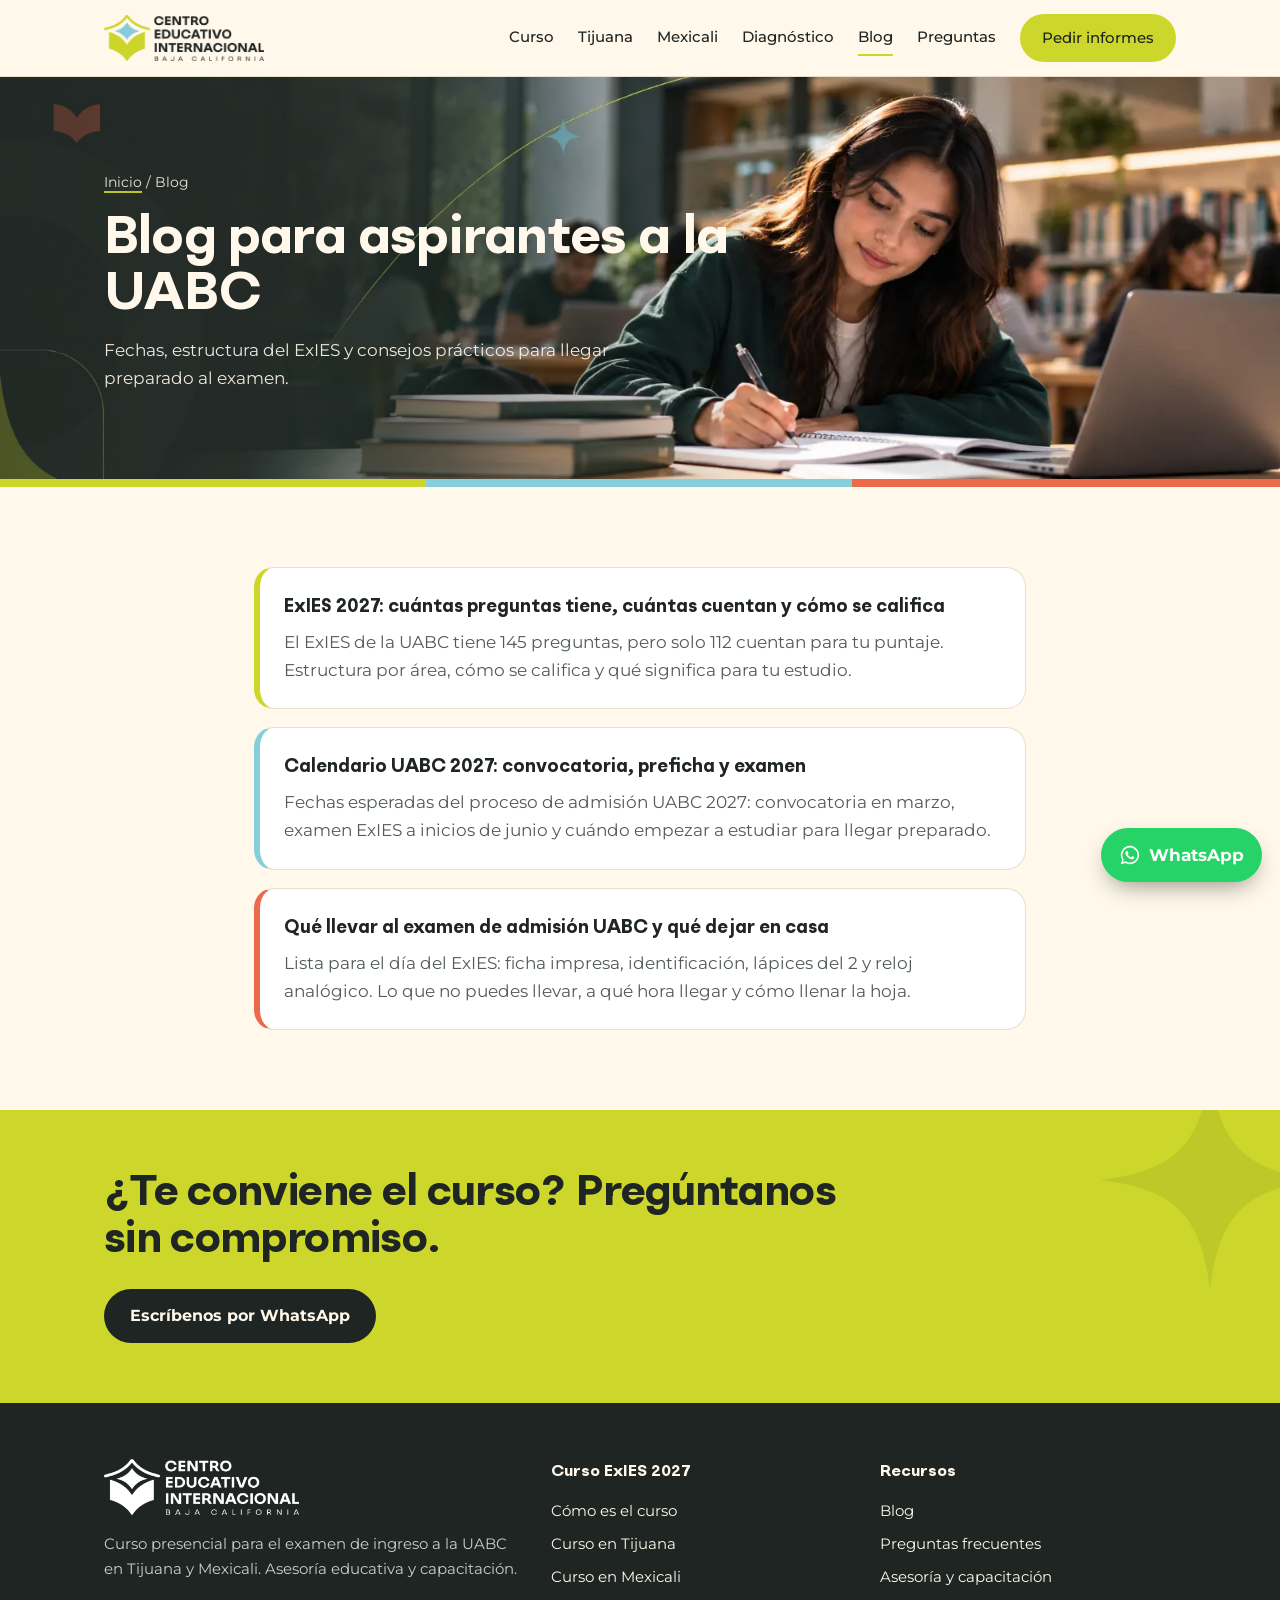
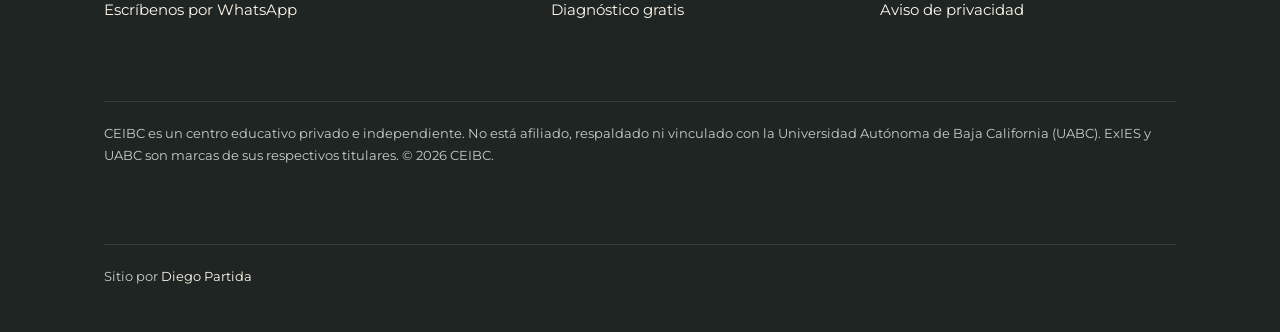
<file: blog.html>
<!doctype html>
<html lang="es-MX">
<head>
<meta charset="utf-8">
<meta name="viewport" content="width=device-width, initial-scale=1">
<title>Blog: examen de admisión UABC y ExIES 2027 | CEIBC</title>
<meta name="description" content="Artículos sobre el examen de ingreso a la UABC: estructura del ExIES, calendario 2027 y qué llevar el día del examen.">
<link rel="canonical" href="https://www.ceibc.mx/blog">
<meta name="robots" content="index, follow, max-image-preview:large, max-snippet:-1">
<meta name="theme-color" content="#fff8eb">
<meta property="og:title" content="Blog: examen de admisión UABC y ExIES 2027 | CEIBC">
<meta property="og:description" content="Artículos sobre el examen de ingreso a la UABC: estructura del ExIES, calendario 2027 y qué llevar el día del examen.">
<meta property="og:type" content="website">
<meta property="og:locale" content="es_MX">
<meta property="og:site_name" content="CEIBC">
<meta property="og:url" content="https://www.ceibc.mx/blog">
<meta property="og:image" content="https://www.ceibc.mx/og-ceibc.png">
<meta property="og:image:width" content="1200"><meta property="og:image:height" content="630">
<meta name="twitter:card" content="summary_large_image">
<meta name="twitter:title" content="Blog: examen de admisión UABC y ExIES 2027 | CEIBC">
<meta name="twitter:description" content="Artículos sobre el examen de ingreso a la UABC: estructura del ExIES, calendario 2027 y qué llevar el día del examen.">
<meta name="twitter:image" content="https://www.ceibc.mx/og-ceibc.png">
<link rel="icon" href="/isotipo-ceibc-32.png" type="image/png" sizes="32x32">
<link rel="apple-touch-icon" href="/isotipo-ceibc-180.png">
<link rel="preconnect" href="https://fonts.googleapis.com"><link rel="preconnect" href="https://fonts.gstatic.com" crossorigin>
<link href="https://fonts.googleapis.com/css2?family=Montserrat:wght@400;500;600;700&display=swap" rel="stylesheet">
<link rel="preload" href="/goli-vf.ttf" as="font" type="font/ttf" crossorigin>
<link rel="stylesheet" href="/styles.css">
<link rel="preload" as="image" href="/header-blog-1600.webp" imagesrcset="/header-blog-900.webp 900w, /header-blog-1600.webp 1600w" imagesizes="100vw">
<script type="application/ld+json">{"@context": "https://schema.org", "@graph": [{"@type": "EducationalOrganization", "@id": "https://www.ceibc.mx/#org", "name": "CEIBC Centro Educativo Internacional de Baja California", "alternateName": "CEIBC", "url": "https://www.ceibc.mx/", "logo": "https://www.ceibc.mx/isotipo-ceibc-512.png", "areaServed": [{"@type": "City", "name": "Tijuana"}, {"@type": "City", "name": "Mexicali"}], "description": "Centro educativo privado en Baja California. Curso presencial de preparación para el examen de ingreso a la UABC (ExIES), asesoría educativa y capacitación."}, {"@type": "WebSite", "@id": "https://www.ceibc.mx/#website", "url": "https://www.ceibc.mx/", "name": "CEIBC", "inLanguage": "es-MX", "publisher": {"@id": "https://www.ceibc.mx/#org"}}, {"@type": "WebPage", "@id": "https://www.ceibc.mx/blog#webpage", "url": "https://www.ceibc.mx/blog", "name": "Blog: examen de admisión UABC y ExIES 2027 | CEIBC", "description": "Artículos sobre el examen de ingreso a la UABC: estructura del ExIES, calendario 2027 y qué llevar el día del examen.", "isPartOf": {"@id": "https://www.ceibc.mx/#website"}, "about": {"@id": "https://www.ceibc.mx/#org"}, "inLanguage": "es-MX", "dateModified": "2026-10-29", "breadcrumb": {"@id": "https://www.ceibc.mx/blog#breadcrumb"}}, {"@type": "BreadcrumbList", "@id": "https://www.ceibc.mx/blog#breadcrumb", "itemListElement": [{"@type": "ListItem", "position": 1, "name": "Inicio", "item": "https://www.ceibc.mx/"}, {"@type": "ListItem", "position": 2, "name": "Blog", "item": "https://www.ceibc.mx/blog"}]}, {"@type": "Blog", "@id": "https://www.ceibc.mx/blog#blog", "name": "Blog CEIBC", "publisher": {"@id": "https://www.ceibc.mx/#org"}, "blogPost": [{"@id": "https://www.ceibc.mx/exies-cuantas-preguntas-tiene#article"}, {"@id": "https://www.ceibc.mx/calendario-uabc-2027#article"}, {"@id": "https://www.ceibc.mx/que-llevar-examen-uabc#article"}]}]}</script>
</head>
<body>
<a class="skip" href="#main">Saltar al contenido</a>
<div class="promo-strip" data-promo><div class="wrap"><span>Preventa al 30 de noviembre: inscripción a <b>$500</b> y semana a <b>$480</b>.</span> <a href="/whatsapp?text=Hola%2C%20quiero%20apartar%20mi%20lugar%20en%20el%20curso%20UABC%20con%20el%20precio%20de%20preventa.">Apartar lugar</a></div></div>
<header class="top"><div class="wrap">
<a class="brand" href="/" aria-label="CEIBC inicio"><img class="brand-logo" src="/logo-ceibc.webp" width="700" height="201" alt="CEIBC Centro Educativo Internacional de Baja California"></a>
<button class="menu-btn" aria-expanded="false" aria-controls="nav">Menú</button>
<nav id="nav" class="nav" aria-label="Principal"><a href="/curso-examen-uabc">Curso</a><a href="/curso-examen-uabc-tijuana">Tijuana</a><a href="/curso-examen-uabc-mexicali">Mexicali</a><a href="/diagnostico-exies">Diagnóstico</a><a href="/blog" aria-current="page">Blog</a><a href="/preguntas-frecuentes">Preguntas</a><a class="btn btn-lima" href="/whatsapp?text=Hola%2C%20quiero%20informes%20del%20curso%20para%20el%20examen%20UABC%202027.">Pedir informes</a></nav>
</div></header>
<main id="main">

<div class="page-head has-img"><img class="ph-img" src="/header-blog-1600.webp" srcset="/header-blog-900.webp 900w, /header-blog-1600.webp 1600w" sizes="100vw" width="1600" height="533" fetchpriority="high" alt="Estudiante tomando notas para el examen de admisión UABC"><div class="wrap"><nav class="crumbs" aria-label="Ruta"><a href="/">Inicio</a> / Blog</nav>
<h1>Blog para aspirantes a la UABC</h1><p>Fechas, estructura del ExIES y consejos prácticos para llegar preparado al examen.</p></div></div>
<section><div class="wrap" style="max-width:820px"><ul class="post-list"><li><a href="/exies-cuantas-preguntas-tiene"><strong>ExIES 2027: cuántas preguntas tiene, cuántas cuentan y cómo se califica</strong><span>El ExIES de la UABC tiene 145 preguntas, pero solo 112 cuentan para tu puntaje. Estructura por área, cómo se califica y qué significa para tu estudio.</span></a></li><li><a href="/calendario-uabc-2027"><strong>Calendario UABC 2027: convocatoria, preficha y examen</strong><span>Fechas esperadas del proceso de admisión UABC 2027: convocatoria en marzo, examen ExIES a inicios de junio y cuándo empezar a estudiar para llegar preparado.</span></a></li><li><a href="/que-llevar-examen-uabc"><strong>Qué llevar al examen de admisión UABC y qué dejar en casa</strong><span>Lista para el día del ExIES: ficha impresa, identificación, lápices del 2 y reloj analógico. Lo que no puedes llevar, a qué hora llegar y cómo llenar la hoja.</span></a></li></ul></div></section>
<section class="cta"><div class="wrap"><h2>¿Te conviene el curso? Pregúntanos sin compromiso.</h2><a class="btn" href="/whatsapp?text=Hola%2C%20quiero%20informes%20del%20curso%20para%20el%20examen%20UABC%202027.">Escríbenos por WhatsApp</a></div></section>

</main>
<footer class="foot"><div class="wrap">
<div><a class="brand" href="/"><img class="brand-logo" src="/logo-ceibc-blanco.webp" width="700" height="201" alt="CEIBC Centro Educativo Internacional de Baja California" loading="lazy"></a>
<p style="margin-top:16px;max-width:30em">Curso presencial para el examen de ingreso a la UABC en Tijuana y Mexicali. Asesoría educativa y capacitación.</p>
<p><a href="/whatsapp?text=Hola%2C%20quiero%20informes%20del%20curso%20para%20el%20examen%20UABC%202027.">Escríbenos por WhatsApp</a></p></div>
<div><h4>Curso ExIES 2027</h4><ul>
<li><a href="/curso-examen-uabc">Cómo es el curso</a></li>
<li><a href="/curso-examen-uabc-tijuana">Curso en Tijuana</a></li>
<li><a href="/curso-examen-uabc-mexicali">Curso en Mexicali</a></li>
<li><a href="/diagnostico-exies">Diagnóstico gratis</a></li></ul></div>
<div><h4>Recursos</h4><ul>
<li><a href="/blog">Blog</a></li>
<li><a href="/preguntas-frecuentes">Preguntas frecuentes</a></li>
<li><a href="/asesoria-y-capacitacion">Asesoría y capacitación</a></li>
<li><a href="/aviso-de-privacidad">Aviso de privacidad</a></li></ul></div>
<p class="legal">CEIBC es un centro educativo privado e independiente. No está afiliado, respaldado ni vinculado con la Universidad Autónoma de Baja California (UABC). ExIES y UABC son marcas de sus respectivos titulares. © 2026 CEIBC.</p>
<p class="legal credit">Sitio por <a href="https://diegopartida.com" target="_blank" rel="noopener">Diego Partida</a></p>
</div></footer>
<a class="wa" href="/whatsapp?text=Hola%2C%20quiero%20informes%20del%20curso%20para%20el%20examen%20UABC%202027." aria-label="Escríbenos por WhatsApp"><svg viewBox="0 0 24 24" fill="currentColor" aria-hidden="true"><path d="M12 2a10 10 0 0 0-8.6 15.1L2 22l5-1.3A10 10 0 1 0 12 2zm0 18.2c-1.5 0-3-.4-4.3-1.2l-.3-.2-3 .8.8-2.9-.2-.3A8.2 8.2 0 1 1 12 20.2zm4.5-6.1c-.2-.1-1.5-.7-1.7-.8-.2-.1-.4-.1-.6.1l-.8 1c-.1.2-.3.2-.5.1a6.7 6.7 0 0 1-3.3-2.9c-.2-.4.2-.4.7-1.3.1-.2 0-.3 0-.4l-.8-1.8c-.2-.5-.4-.4-.6-.4h-.5c-.2 0-.4.1-.6.3-.2.2-.8.8-.8 2s.8 2.3.9 2.5c.1.2 1.6 2.5 4 3.5 1.5.6 2.1.7 2.8.6.5-.1 1.5-.6 1.7-1.2.2-.6.2-1.1.2-1.2-.1-.1-.3-.2-.5-.3z"/></svg><span>WhatsApp</span></a>
<script src="/main.js" defer></script>
</body>
</html>
</file>
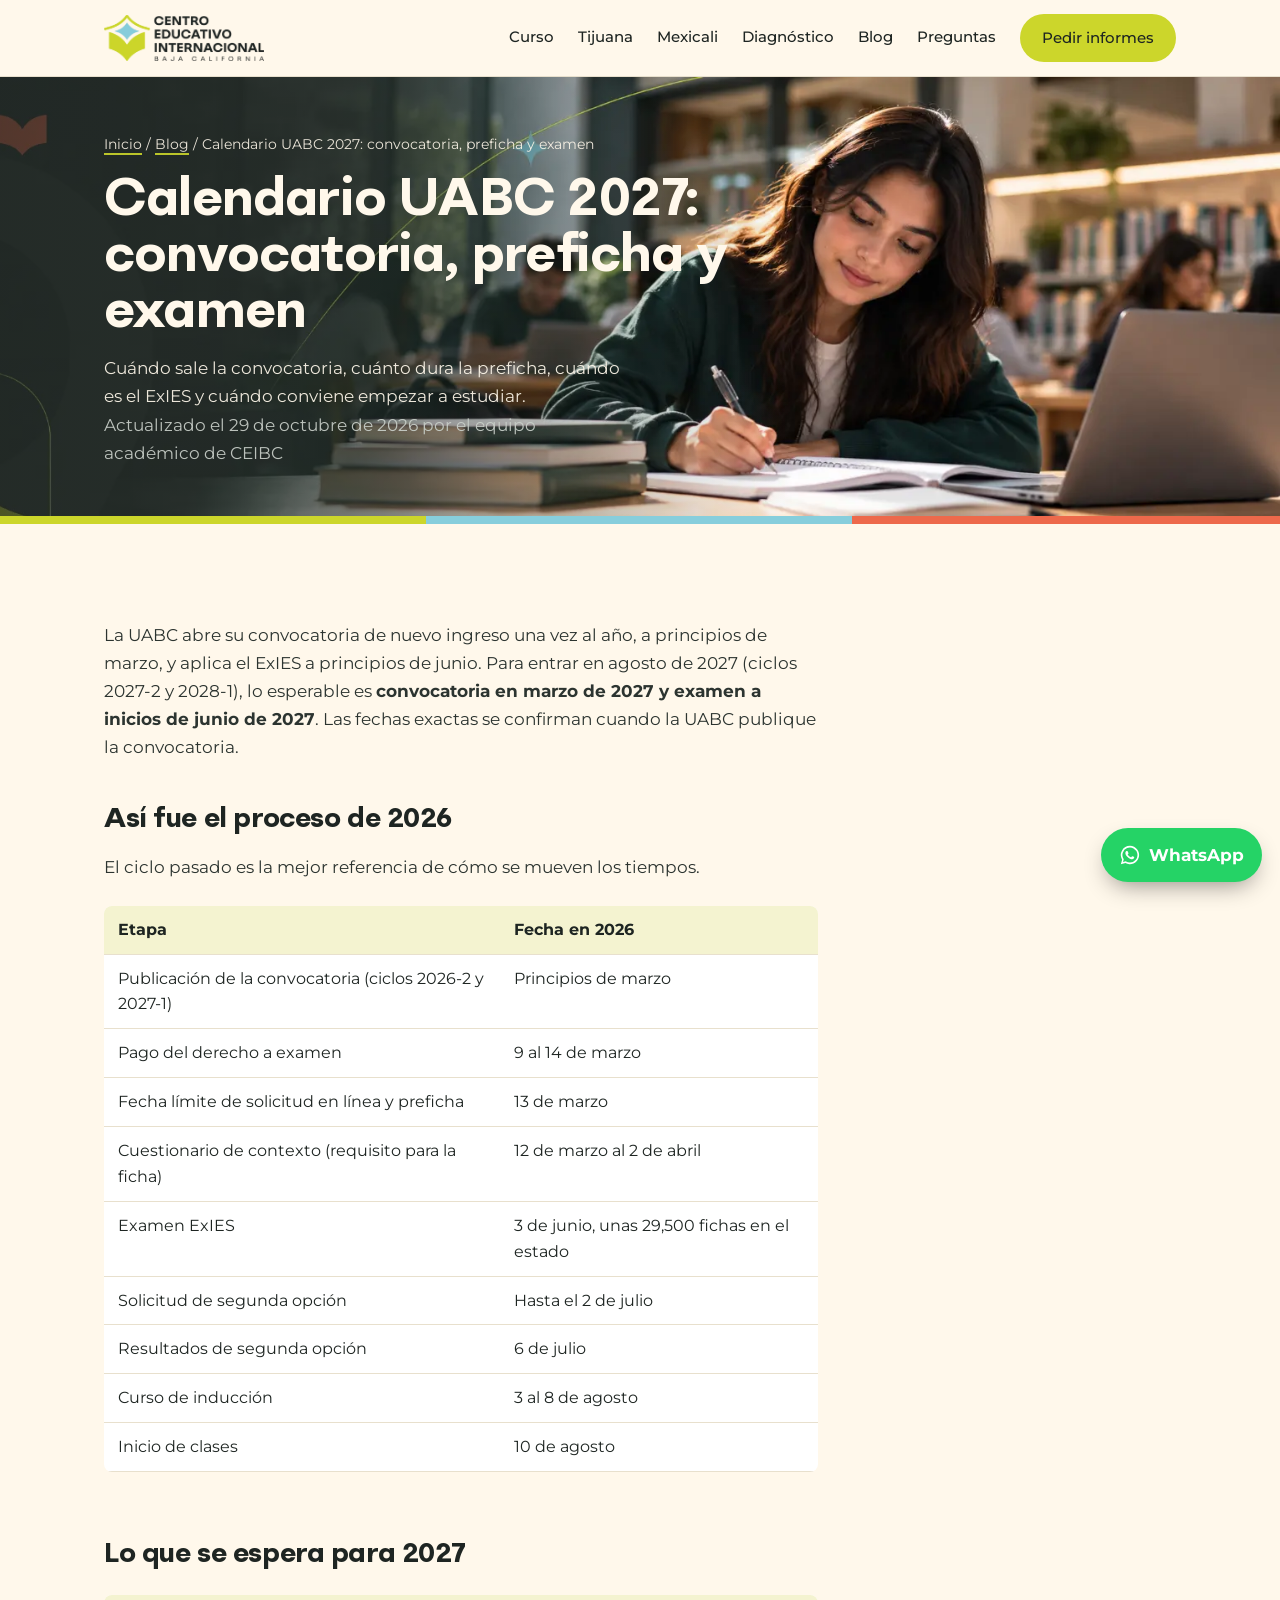
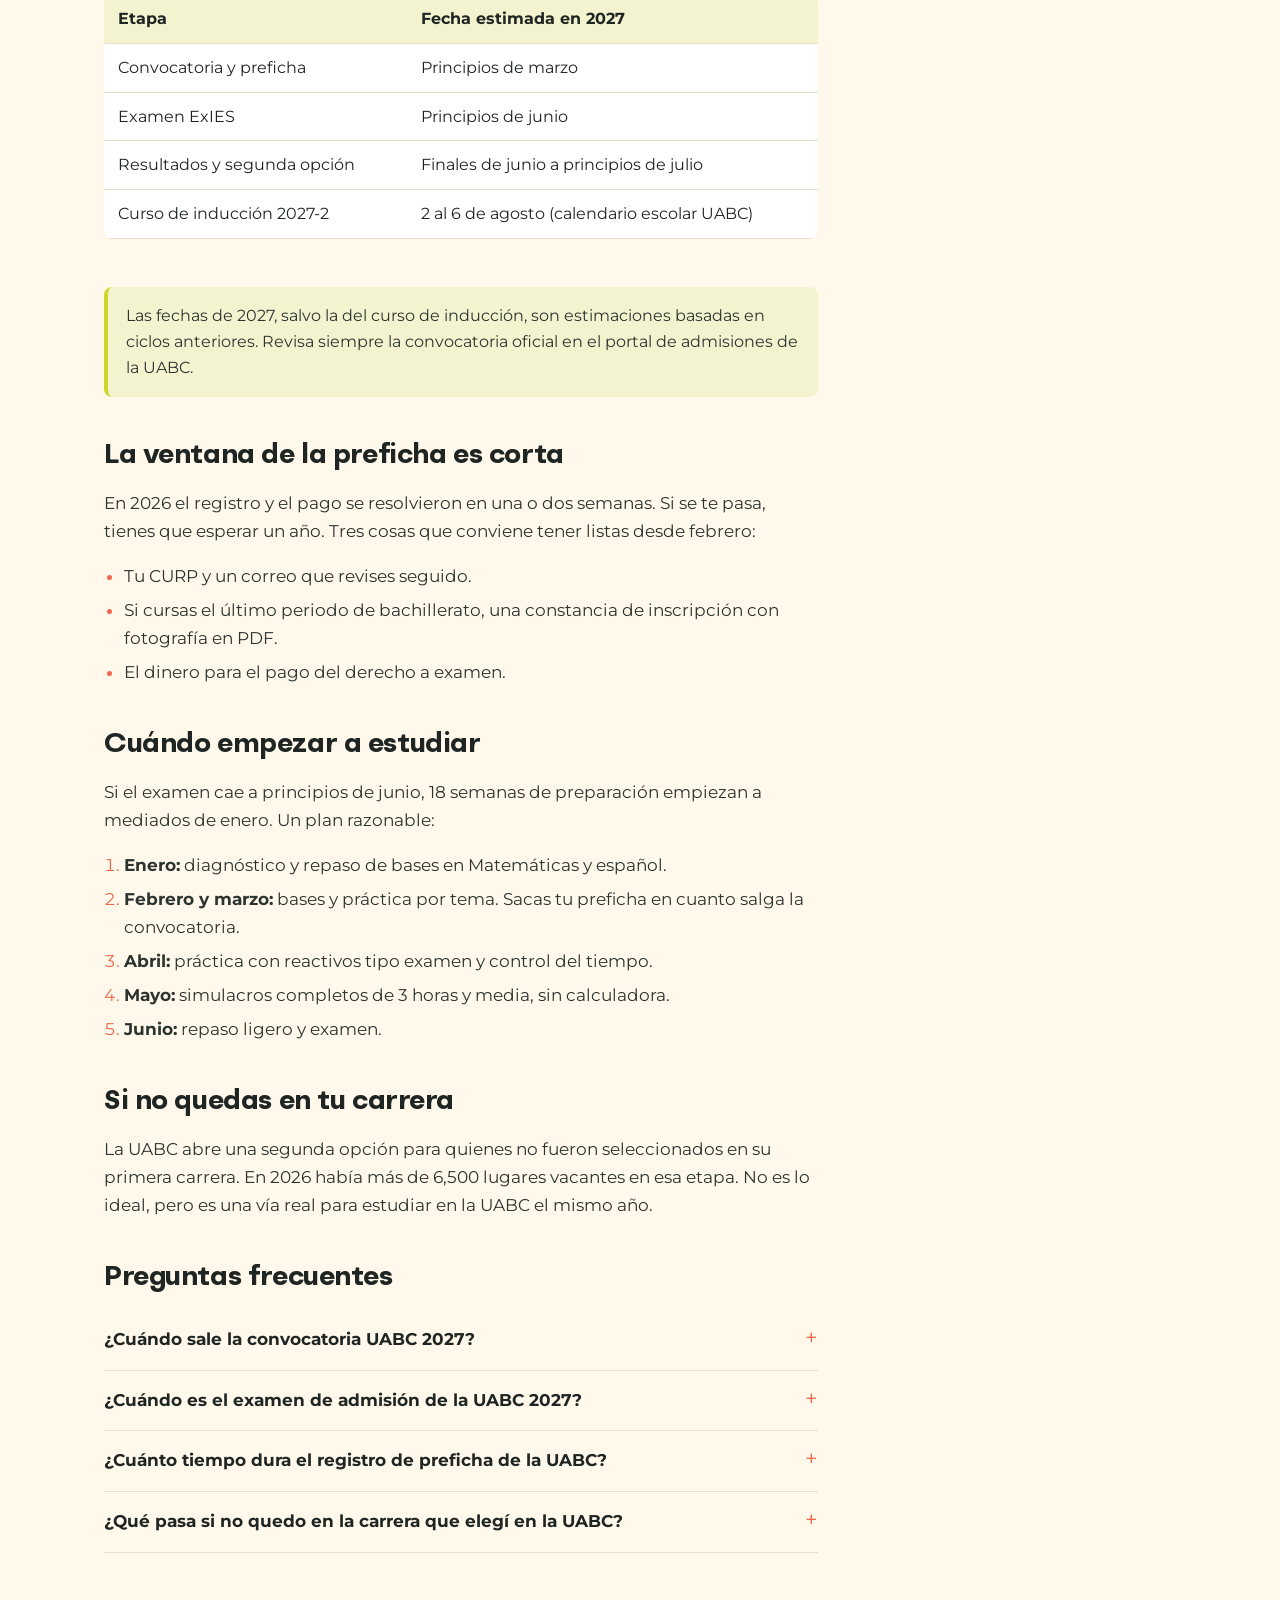
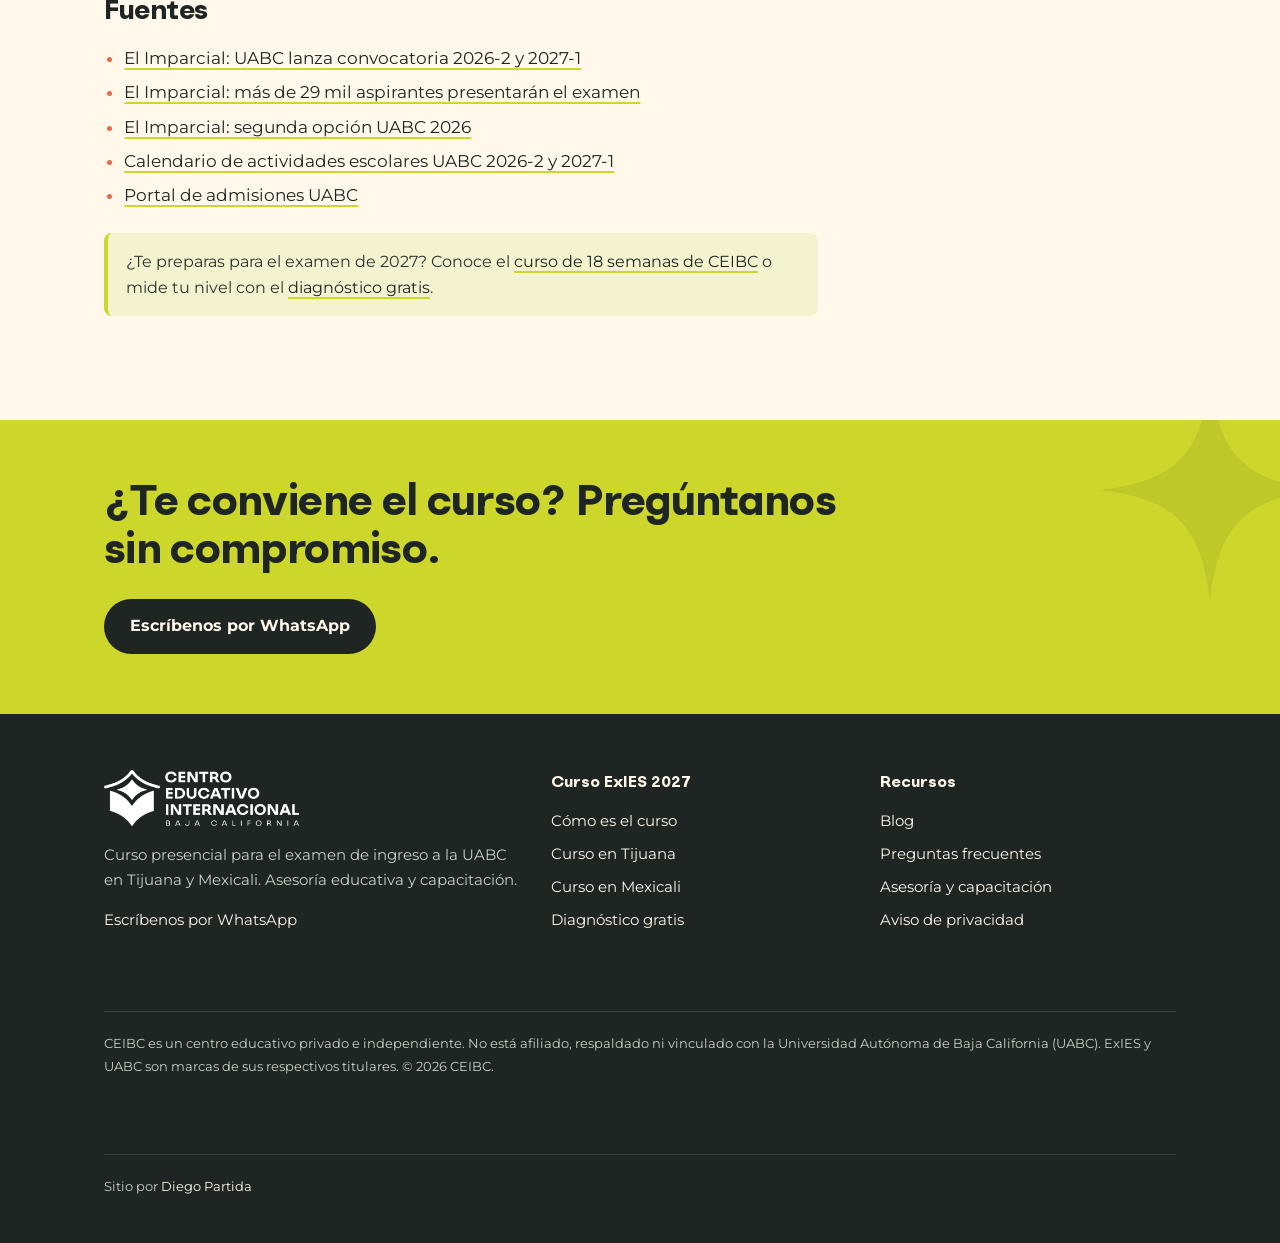
<file: calendario-uabc-2027.html>
<!doctype html>
<html lang="es-MX">
<head>
<meta charset="utf-8">
<meta name="viewport" content="width=device-width, initial-scale=1">
<title>Calendario UABC 2027: convocatoria, preficha y examen | CEIBC</title>
<meta name="description" content="Fechas esperadas del proceso de admisión UABC 2027: convocatoria en marzo, examen ExIES a inicios de junio y cuándo empezar a estudiar para llegar preparado.">
<link rel="canonical" href="https://www.ceibc.mx/calendario-uabc-2027">
<meta name="robots" content="index, follow, max-image-preview:large, max-snippet:-1">
<meta name="theme-color" content="#fff8eb">
<meta property="og:title" content="Calendario UABC 2027: convocatoria, preficha y examen | CEIBC">
<meta property="og:description" content="Fechas esperadas del proceso de admisión UABC 2027: convocatoria en marzo, examen ExIES a inicios de junio y cuándo empezar a estudiar para llegar preparado.">
<meta property="og:type" content="article">
<meta property="og:locale" content="es_MX">
<meta property="og:site_name" content="CEIBC">
<meta property="og:url" content="https://www.ceibc.mx/calendario-uabc-2027">
<meta property="og:image" content="https://www.ceibc.mx/og-ceibc.png">
<meta property="og:image:width" content="1200"><meta property="og:image:height" content="630">
<meta name="twitter:card" content="summary_large_image">
<meta name="twitter:title" content="Calendario UABC 2027: convocatoria, preficha y examen | CEIBC">
<meta name="twitter:description" content="Fechas esperadas del proceso de admisión UABC 2027: convocatoria en marzo, examen ExIES a inicios de junio y cuándo empezar a estudiar para llegar preparado.">
<meta name="twitter:image" content="https://www.ceibc.mx/og-ceibc.png">
<link rel="icon" href="/isotipo-ceibc-32.png" type="image/png" sizes="32x32">
<link rel="apple-touch-icon" href="/isotipo-ceibc-180.png">
<link rel="preconnect" href="https://fonts.googleapis.com"><link rel="preconnect" href="https://fonts.gstatic.com" crossorigin>
<link href="https://fonts.googleapis.com/css2?family=Montserrat:wght@400;500;600;700&display=swap" rel="stylesheet">
<link rel="preload" href="/goli-vf.ttf" as="font" type="font/ttf" crossorigin>
<link rel="stylesheet" href="/styles.css">
<link rel="preload" as="image" href="/header-blog-1600.webp" imagesrcset="/header-blog-900.webp 900w, /header-blog-1600.webp 1600w" imagesizes="100vw">
<script type="application/ld+json">{"@context": "https://schema.org", "@graph": [{"@type": "EducationalOrganization", "@id": "https://www.ceibc.mx/#org", "name": "CEIBC Centro Educativo Internacional de Baja California", "alternateName": "CEIBC", "url": "https://www.ceibc.mx/", "logo": "https://www.ceibc.mx/isotipo-ceibc-512.png", "areaServed": [{"@type": "City", "name": "Tijuana"}, {"@type": "City", "name": "Mexicali"}], "description": "Centro educativo privado en Baja California. Curso presencial de preparación para el examen de ingreso a la UABC (ExIES), asesoría educativa y capacitación."}, {"@type": "WebSite", "@id": "https://www.ceibc.mx/#website", "url": "https://www.ceibc.mx/", "name": "CEIBC", "inLanguage": "es-MX", "publisher": {"@id": "https://www.ceibc.mx/#org"}}, {"@type": "WebPage", "@id": "https://www.ceibc.mx/calendario-uabc-2027#webpage", "url": "https://www.ceibc.mx/calendario-uabc-2027", "name": "Calendario UABC 2027: convocatoria, preficha y examen | CEIBC", "description": "Fechas esperadas del proceso de admisión UABC 2027: convocatoria en marzo, examen ExIES a inicios de junio y cuándo empezar a estudiar para llegar preparado.", "isPartOf": {"@id": "https://www.ceibc.mx/#website"}, "about": {"@id": "https://www.ceibc.mx/#org"}, "inLanguage": "es-MX", "dateModified": "2026-10-29", "breadcrumb": {"@id": "https://www.ceibc.mx/calendario-uabc-2027#breadcrumb"}}, {"@type": "BreadcrumbList", "@id": "https://www.ceibc.mx/calendario-uabc-2027#breadcrumb", "itemListElement": [{"@type": "ListItem", "position": 1, "name": "Inicio", "item": "https://www.ceibc.mx/"}, {"@type": "ListItem", "position": 2, "name": "Blog", "item": "https://www.ceibc.mx/blog"}, {"@type": "ListItem", "position": 3, "name": "Calendario UABC 2027: convocatoria, preficha y examen", "item": "https://www.ceibc.mx/calendario-uabc-2027"}]}, {"@type": "FAQPage", "@id": "https://www.ceibc.mx/calendario-uabc-2027#faq", "mainEntity": [{"@type": "Question", "name": "¿Cuándo sale la convocatoria UABC 2027?", "acceptedAnswer": {"@type": "Answer", "text": "La UABC suele publicar la convocatoria de nuevo ingreso a principios de marzo. En 2026 salió a inicios de marzo con fecha límite de preficha el 13 de marzo, por lo que para 2027 se espera en marzo de 2027."}}, {"@type": "Question", "name": "¿Cuándo es el examen de admisión de la UABC 2027?", "acceptedAnswer": {"@type": "Answer", "text": "La UABC aplica el ExIES a principios de junio. En 2026 fue el 3 de junio, así que para el ingreso de 2027 se espera a inicios de junio de 2027; la fecha oficial aparece en la convocatoria."}}, {"@type": "Question", "name": "¿Cuánto tiempo dura el registro de preficha de la UABC?", "acceptedAnswer": {"@type": "Answer", "text": "En 2026 el registro y el pago del derecho a examen de la UABC duraron alrededor de una o dos semanas en marzo, por lo que conviene tener los documentos listos desde febrero."}}, {"@type": "Question", "name": "¿Qué pasa si no quedo en la carrera que elegí en la UABC?", "acceptedAnswer": {"@type": "Answer", "text": "La UABC ofrece una segunda opción a los aspirantes no seleccionados para elegir una carrera con lugares disponibles. En 2026 había más de 6,500 espacios vacantes en esa etapa."}}]}, {"@type": "Article", "@id": "https://www.ceibc.mx/calendario-uabc-2027#article", "headline": "Calendario UABC 2027: convocatoria, preficha y examen", "description": "Fechas esperadas del proceso de admisión UABC 2027: convocatoria en marzo, examen ExIES a inicios de junio y cuándo empezar a estudiar para llegar preparado.", "datePublished": "2026-10-29", "dateModified": "2026-10-29", "inLanguage": "es-MX", "author": {"@id": "https://www.ceibc.mx/#org"}, "publisher": {"@id": "https://www.ceibc.mx/#org"}, "mainEntityOfPage": {"@id": "https://www.ceibc.mx/calendario-uabc-2027#webpage"}, "image": "https://www.ceibc.mx/og-ceibc.png"}]}</script>
</head>
<body>
<a class="skip" href="#main">Saltar al contenido</a>
<div class="promo-strip" data-promo><div class="wrap"><span>Preventa al 30 de noviembre: inscripción a <b>$500</b> y semana a <b>$480</b>.</span> <a href="/whatsapp?text=Hola%2C%20quiero%20apartar%20mi%20lugar%20en%20el%20curso%20UABC%20con%20el%20precio%20de%20preventa.">Apartar lugar</a></div></div>
<header class="top"><div class="wrap">
<a class="brand" href="/" aria-label="CEIBC inicio"><img class="brand-logo" src="/logo-ceibc.webp" width="700" height="201" alt="CEIBC Centro Educativo Internacional de Baja California"></a>
<button class="menu-btn" aria-expanded="false" aria-controls="nav">Menú</button>
<nav id="nav" class="nav" aria-label="Principal"><a href="/curso-examen-uabc">Curso</a><a href="/curso-examen-uabc-tijuana">Tijuana</a><a href="/curso-examen-uabc-mexicali">Mexicali</a><a href="/diagnostico-exies">Diagnóstico</a><a href="/blog">Blog</a><a href="/preguntas-frecuentes">Preguntas</a><a class="btn btn-lima" href="/whatsapp?text=Hola%2C%20quiero%20informes%20del%20curso%20para%20el%20examen%20UABC%202027.">Pedir informes</a></nav>
</div></header>
<main id="main">

<div class="page-head has-img"><img class="ph-img" src="/header-blog-1600.webp" srcset="/header-blog-900.webp 900w, /header-blog-1600.webp 1600w" sizes="100vw" width="1600" height="533" fetchpriority="high" alt="Estudiante tomando notas para el examen de admisión UABC"><div class="wrap"><nav class="crumbs" aria-label="Ruta"><a href="/">Inicio</a> / <a href="/blog">Blog</a> / Calendario UABC 2027: convocatoria, preficha y examen</nav>
<h1>Calendario UABC 2027: convocatoria, preficha y examen</h1><p>Cuándo sale la convocatoria, cuánto dura la preficha, cuándo es el ExIES y cuándo conviene empezar a estudiar.</p><p class="meta">Actualizado el 29 de octubre de 2026 por el equipo académico de CEIBC</p></div></div>
<section><div class="wrap"><article class="prose">

<p>La UABC abre su convocatoria de nuevo ingreso una vez al año, a principios de marzo, y aplica el ExIES a principios de junio. Para entrar en agosto de 2027 (ciclos 2027-2 y 2028-1), lo esperable es <strong>convocatoria en marzo de 2027 y examen a inicios de junio de 2027</strong>. Las fechas exactas se confirman cuando la UABC publique la convocatoria.</p>
<h2>Así fue el proceso de 2026</h2>
<p>El ciclo pasado es la mejor referencia de cómo se mueven los tiempos.</p>
<div class="tbl-wrap"><table class="tbl">
<thead><tr><th>Etapa</th><th>Fecha en 2026</th></tr></thead>
<tbody>
<tr><td>Publicación de la convocatoria (ciclos 2026-2 y 2027-1)</td><td>Principios de marzo</td></tr>
<tr><td>Pago del derecho a examen</td><td>9 al 14 de marzo</td></tr>
<tr><td>Fecha límite de solicitud en línea y preficha</td><td>13 de marzo</td></tr>
<tr><td>Cuestionario de contexto (requisito para la ficha)</td><td>12 de marzo al 2 de abril</td></tr>
<tr><td>Examen ExIES</td><td>3 de junio, unas 29,500 fichas en el estado</td></tr>
<tr><td>Solicitud de segunda opción</td><td>Hasta el 2 de julio</td></tr>
<tr><td>Resultados de segunda opción</td><td>6 de julio</td></tr>
<tr><td>Curso de inducción</td><td>3 al 8 de agosto</td></tr>
<tr><td>Inicio de clases</td><td>10 de agosto</td></tr>
</tbody></table></div>
<h2>Lo que se espera para 2027</h2>
<div class="tbl-wrap"><table class="tbl">
<thead><tr><th>Etapa</th><th>Fecha estimada en 2027</th></tr></thead>
<tbody>
<tr><td>Convocatoria y preficha</td><td>Principios de marzo</td></tr>
<tr><td>Examen ExIES</td><td>Principios de junio</td></tr>
<tr><td>Resultados y segunda opción</td><td>Finales de junio a principios de julio</td></tr>
<tr><td>Curso de inducción 2027-2</td><td>2 al 6 de agosto (calendario escolar UABC)</td></tr>
</tbody></table></div>
<p class="note">Las fechas de 2027, salvo la del curso de inducción, son estimaciones basadas en ciclos anteriores. Revisa siempre la convocatoria oficial en el portal de admisiones de la UABC.</p>
<h2>La ventana de la preficha es corta</h2>
<p>En 2026 el registro y el pago se resolvieron en una o dos semanas. Si se te pasa, tienes que esperar un año. Tres cosas que conviene tener listas desde febrero:</p>
<ul>
<li>Tu CURP y un correo que revises seguido.</li>
<li>Si cursas el último periodo de bachillerato, una constancia de inscripción con fotografía en PDF.</li>
<li>El dinero para el pago del derecho a examen.</li>
</ul>
<h2>Cuándo empezar a estudiar</h2>
<p>Si el examen cae a principios de junio, 18 semanas de preparación empiezan a mediados de enero. Un plan razonable:</p>
<ol>
<li><strong>Enero:</strong> diagnóstico y repaso de bases en Matemáticas y español.</li>
<li><strong>Febrero y marzo:</strong> bases y práctica por tema. Sacas tu preficha en cuanto salga la convocatoria.</li>
<li><strong>Abril:</strong> práctica con reactivos tipo examen y control del tiempo.</li>
<li><strong>Mayo:</strong> simulacros completos de 3 horas y media, sin calculadora.</li>
<li><strong>Junio:</strong> repaso ligero y examen.</li>
</ol>
<h2>Si no quedas en tu carrera</h2>
<p>La UABC abre una segunda opción para quienes no fueron seleccionados en su primera carrera. En 2026 había más de 6,500 lugares vacantes en esa etapa. No es lo ideal, pero es una vía real para estudiar en la UABC el mismo año.</p>

<h2>Preguntas frecuentes</h2><div class="faq"><details><summary>¿Cuándo sale la convocatoria UABC 2027?</summary><p>La UABC suele publicar la convocatoria de nuevo ingreso a principios de marzo. En 2026 salió a inicios de marzo con fecha límite de preficha el 13 de marzo, por lo que para 2027 se espera en marzo de 2027.</p></details><details><summary>¿Cuándo es el examen de admisión de la UABC 2027?</summary><p>La UABC aplica el ExIES a principios de junio. En 2026 fue el 3 de junio, así que para el ingreso de 2027 se espera a inicios de junio de 2027; la fecha oficial aparece en la convocatoria.</p></details><details><summary>¿Cuánto tiempo dura el registro de preficha de la UABC?</summary><p>En 2026 el registro y el pago del derecho a examen de la UABC duraron alrededor de una o dos semanas en marzo, por lo que conviene tener los documentos listos desde febrero.</p></details><details><summary>¿Qué pasa si no quedo en la carrera que elegí en la UABC?</summary><p>La UABC ofrece una segunda opción a los aspirantes no seleccionados para elegir una carrera con lugares disponibles. En 2026 había más de 6,500 espacios vacantes en esa etapa.</p></details></div>
<h2>Fuentes</h2><ul><li><a href="https://www.elimparcial.com/tij/tijuana/2026/03/10/uabc-lanza-convocatoria-de-ingreso-a-licenciatura-para-ciclos-2026-2-y-2027-1/" rel="nofollow noopener">El Imparcial: UABC lanza convocatoria 2026-2 y 2027-1</a></li><li><a href="https://www.elimparcial.com/mxl/mexicali/2026/06/02/mas-de-29-mil-aspirantes-presentaran-examen-de-admision-para-ingresar-a-la-uabc/" rel="nofollow noopener">El Imparcial: más de 29 mil aspirantes presentarán el examen</a></li><li><a href="https://www.elimparcial.com/mxl/mexicali/2026/07/02/ultimo-dia-para-solicitar-segunda-opcion-de-carrera-en-la-uabc-hay-mas-de-6-mil-500-espacios-disponibles/" rel="nofollow noopener">El Imparcial: segunda opción UABC 2026</a></li><li><a href="https://bibliotecas.uabc.mx/wp-content/uploads/2026/08/Calendario-de-Actividades-2026-2-2027-1.pdf" rel="nofollow noopener">Calendario de actividades escolares UABC 2026-2 y 2027-1</a></li><li><a href="https://admisiones.uabc.mx/" rel="nofollow noopener">Portal de admisiones UABC</a></li></ul>
<p class="note">¿Te preparas para el examen de 2027? Conoce el <a href="/curso-examen-uabc">curso de 18 semanas de CEIBC</a> o mide tu nivel con el <a href="/diagnostico-exies">diagnóstico gratis</a>.</p>
</article></div></section>
<section class="cta"><div class="wrap"><h2>¿Te conviene el curso? Pregúntanos sin compromiso.</h2><a class="btn" href="/whatsapp?text=Hola%2C%20quiero%20informes%20del%20curso%20para%20el%20examen%20UABC%202027.">Escríbenos por WhatsApp</a></div></section>

</main>
<footer class="foot"><div class="wrap">
<div><a class="brand" href="/"><img class="brand-logo" src="/logo-ceibc-blanco.webp" width="700" height="201" alt="CEIBC Centro Educativo Internacional de Baja California" loading="lazy"></a>
<p style="margin-top:16px;max-width:30em">Curso presencial para el examen de ingreso a la UABC en Tijuana y Mexicali. Asesoría educativa y capacitación.</p>
<p><a href="/whatsapp?text=Hola%2C%20quiero%20informes%20del%20curso%20para%20el%20examen%20UABC%202027.">Escríbenos por WhatsApp</a></p></div>
<div><h4>Curso ExIES 2027</h4><ul>
<li><a href="/curso-examen-uabc">Cómo es el curso</a></li>
<li><a href="/curso-examen-uabc-tijuana">Curso en Tijuana</a></li>
<li><a href="/curso-examen-uabc-mexicali">Curso en Mexicali</a></li>
<li><a href="/diagnostico-exies">Diagnóstico gratis</a></li></ul></div>
<div><h4>Recursos</h4><ul>
<li><a href="/blog">Blog</a></li>
<li><a href="/preguntas-frecuentes">Preguntas frecuentes</a></li>
<li><a href="/asesoria-y-capacitacion">Asesoría y capacitación</a></li>
<li><a href="/aviso-de-privacidad">Aviso de privacidad</a></li></ul></div>
<p class="legal">CEIBC es un centro educativo privado e independiente. No está afiliado, respaldado ni vinculado con la Universidad Autónoma de Baja California (UABC). ExIES y UABC son marcas de sus respectivos titulares. © 2026 CEIBC.</p>
<p class="legal credit">Sitio por <a href="https://diegopartida.com" target="_blank" rel="noopener">Diego Partida</a></p>
</div></footer>
<a class="wa" href="/whatsapp?text=Hola%2C%20quiero%20informes%20del%20curso%20para%20el%20examen%20UABC%202027." aria-label="Escríbenos por WhatsApp"><svg viewBox="0 0 24 24" fill="currentColor" aria-hidden="true"><path d="M12 2a10 10 0 0 0-8.6 15.1L2 22l5-1.3A10 10 0 1 0 12 2zm0 18.2c-1.5 0-3-.4-4.3-1.2l-.3-.2-3 .8.8-2.9-.2-.3A8.2 8.2 0 1 1 12 20.2zm4.5-6.1c-.2-.1-1.5-.7-1.7-.8-.2-.1-.4-.1-.6.1l-.8 1c-.1.2-.3.2-.5.1a6.7 6.7 0 0 1-3.3-2.9c-.2-.4.2-.4.7-1.3.1-.2 0-.3 0-.4l-.8-1.8c-.2-.5-.4-.4-.6-.4h-.5c-.2 0-.4.1-.6.3-.2.2-.8.8-.8 2s.8 2.3.9 2.5c.1.2 1.6 2.5 4 3.5 1.5.6 2.1.7 2.8.6.5-.1 1.5-.6 1.7-1.2.2-.6.2-1.1.2-1.2-.1-.1-.3-.2-.5-.3z"/></svg><span>WhatsApp</span></a>
<script src="/main.js" defer></script>
</body>
</html>
</file>
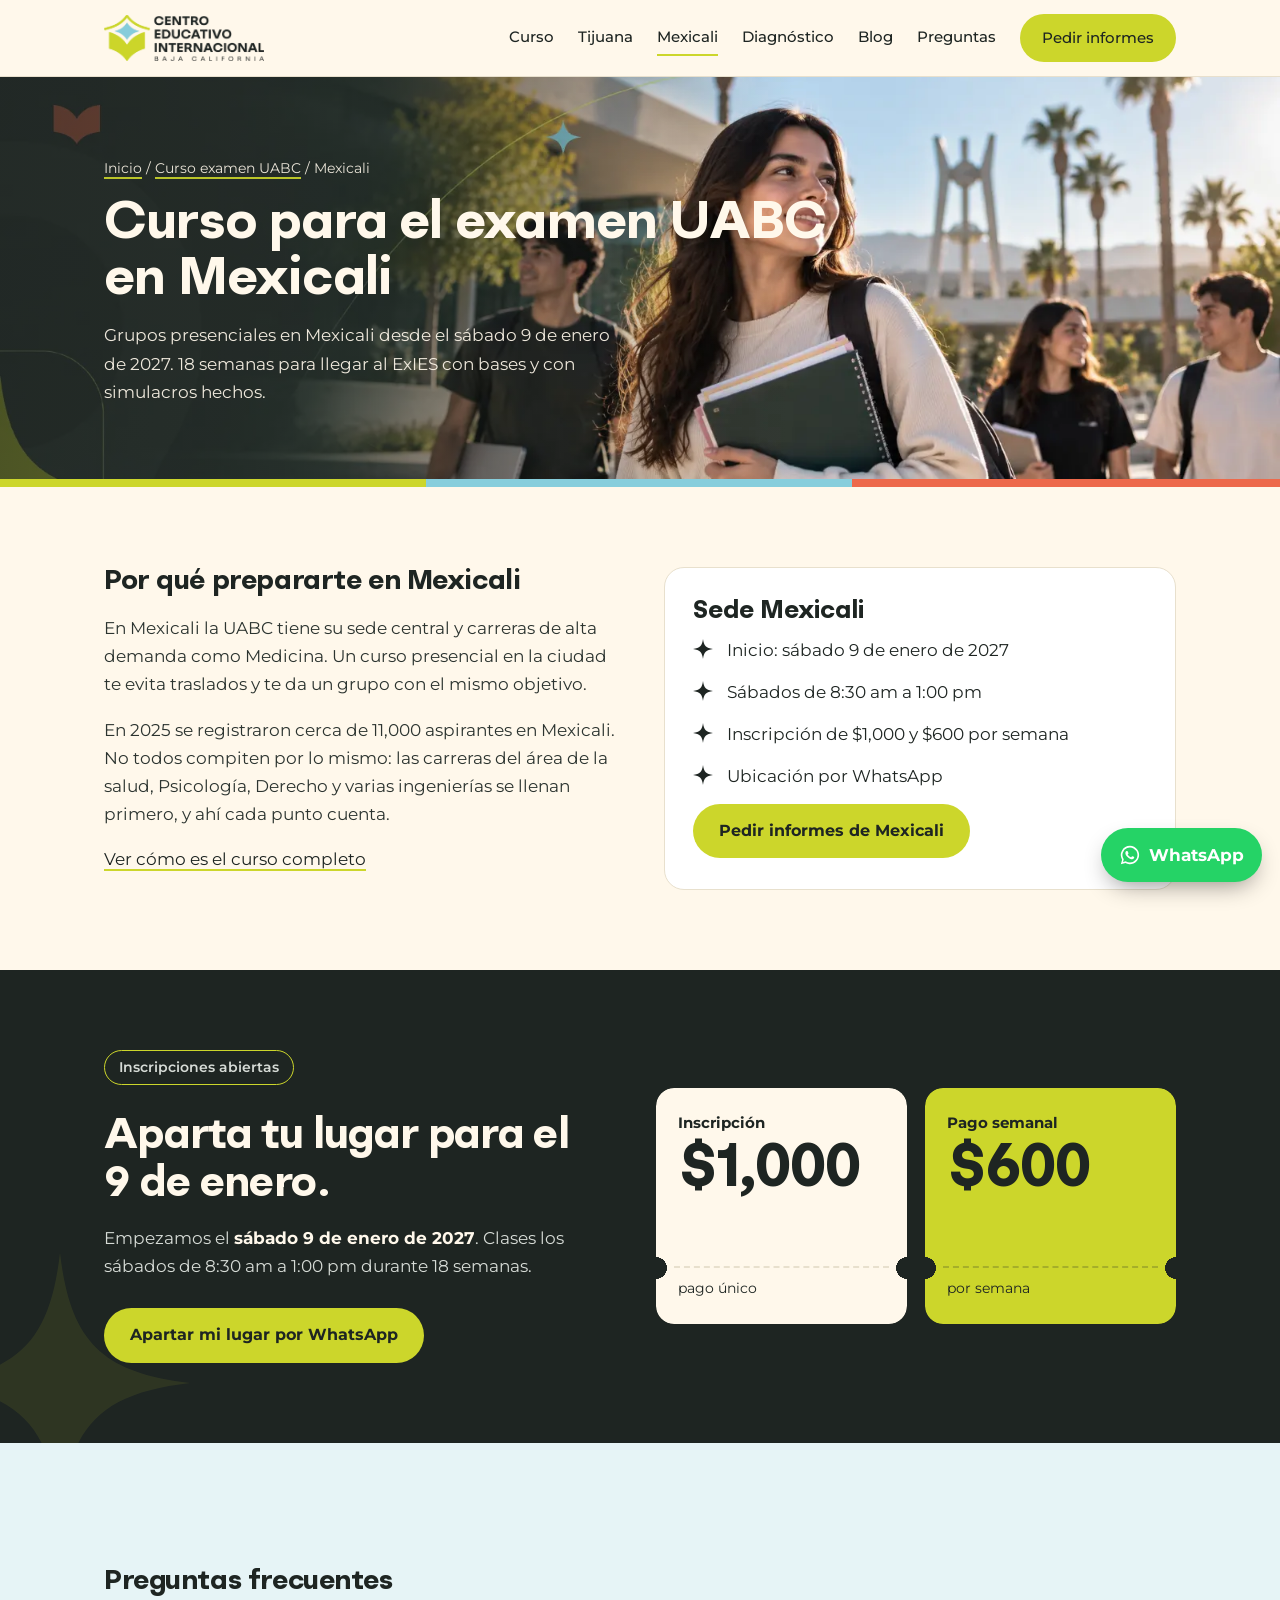
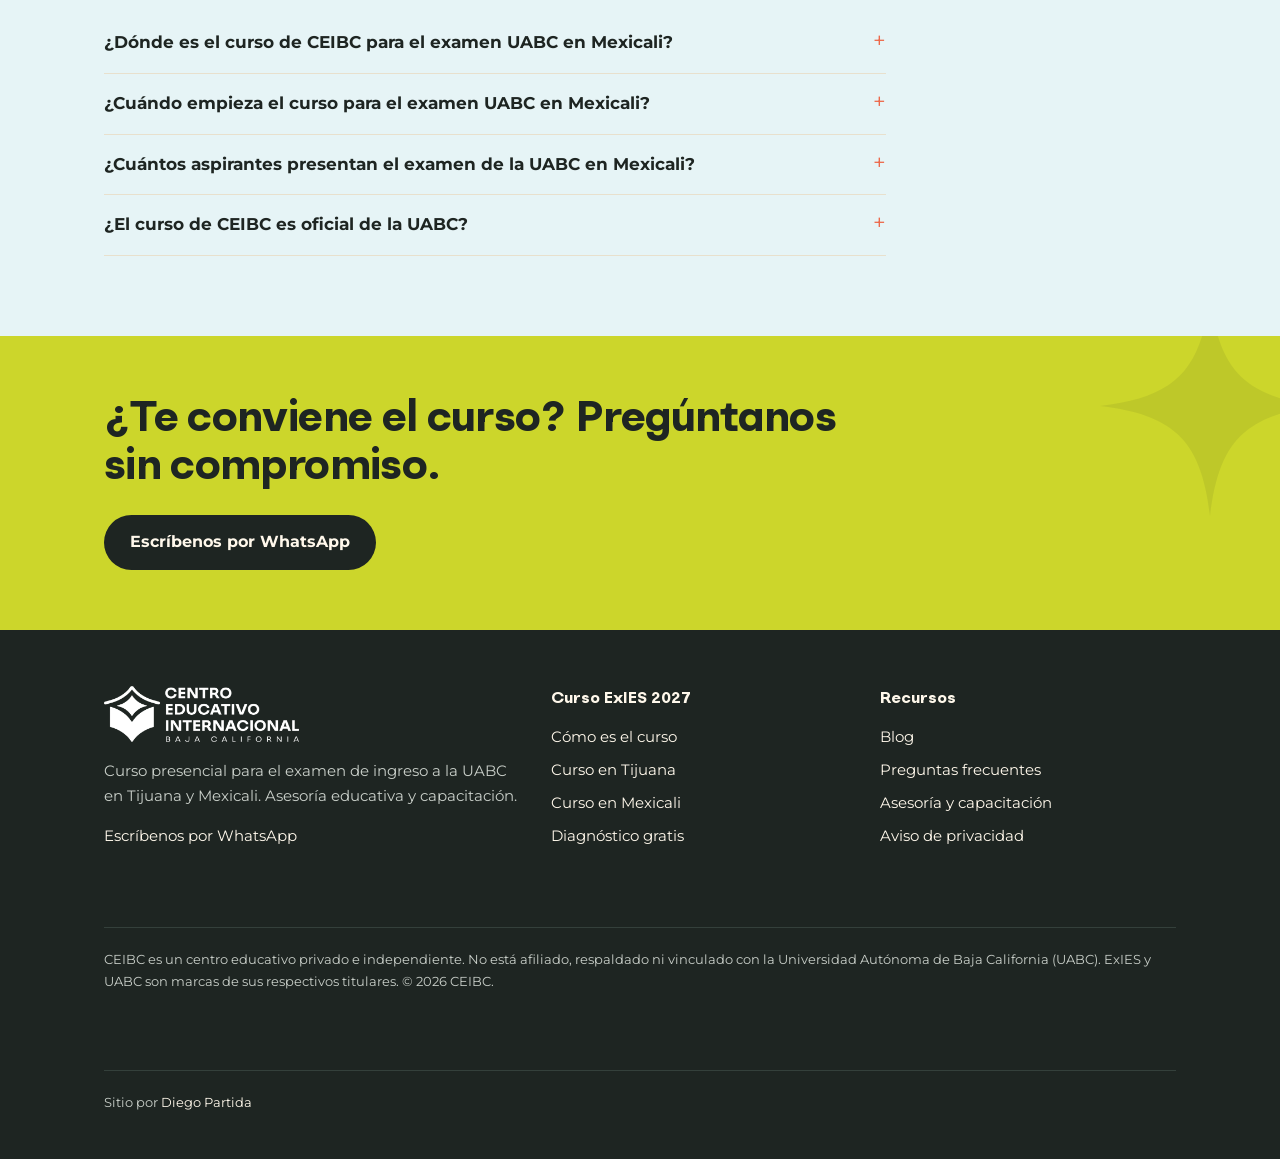
<file: curso-examen-uabc-mexicali.html>
<!doctype html>
<html lang="es-MX">
<head>
<meta charset="utf-8">
<meta name="viewport" content="width=device-width, initial-scale=1">
<title>Curso examen UABC Mexicali 2027 | CEIBC</title>
<meta name="description" content="Curso presencial en Mexicali para el examen de ingreso a la UABC (ExIES) 2027. Inicia el 9 de enero, 18 semanas, diagnóstico, plataforma y simulacros.">
<link rel="canonical" href="https://www.ceibc.mx/curso-examen-uabc-mexicali">
<meta name="robots" content="index, follow, max-image-preview:large, max-snippet:-1">
<meta name="theme-color" content="#fff8eb">
<meta property="og:title" content="Curso examen UABC Mexicali 2027 | CEIBC">
<meta property="og:description" content="Curso presencial en Mexicali para el examen de ingreso a la UABC (ExIES) 2027. Inicia el 9 de enero, 18 semanas, diagnóstico, plataforma y simulacros.">
<meta property="og:type" content="website">
<meta property="og:locale" content="es_MX">
<meta property="og:site_name" content="CEIBC">
<meta property="og:url" content="https://www.ceibc.mx/curso-examen-uabc-mexicali">
<meta property="og:image" content="https://www.ceibc.mx/og-ceibc.png">
<meta property="og:image:width" content="1200"><meta property="og:image:height" content="630">
<meta name="twitter:card" content="summary_large_image">
<meta name="twitter:title" content="Curso examen UABC Mexicali 2027 | CEIBC">
<meta name="twitter:description" content="Curso presencial en Mexicali para el examen de ingreso a la UABC (ExIES) 2027. Inicia el 9 de enero, 18 semanas, diagnóstico, plataforma y simulacros.">
<meta name="twitter:image" content="https://www.ceibc.mx/og-ceibc.png">
<link rel="icon" href="/isotipo-ceibc-32.png" type="image/png" sizes="32x32">
<link rel="apple-touch-icon" href="/isotipo-ceibc-180.png">
<link rel="preconnect" href="https://fonts.googleapis.com"><link rel="preconnect" href="https://fonts.gstatic.com" crossorigin>
<link href="https://fonts.googleapis.com/css2?family=Montserrat:wght@400;500;600;700&display=swap" rel="stylesheet">
<link rel="preload" href="/goli-vf.ttf" as="font" type="font/ttf" crossorigin>
<link rel="stylesheet" href="/styles.css">
<link rel="preload" as="image" href="/header-mexicali-1600.webp" imagesrcset="/header-mexicali-900.webp 900w, /header-mexicali-1600.webp 1600w" imagesizes="100vw">
<script type="application/ld+json">{"@context": "https://schema.org", "@graph": [{"@type": "EducationalOrganization", "@id": "https://www.ceibc.mx/#org", "name": "CEIBC Centro Educativo Internacional de Baja California", "alternateName": "CEIBC", "url": "https://www.ceibc.mx/", "logo": "https://www.ceibc.mx/isotipo-ceibc-512.png", "areaServed": [{"@type": "City", "name": "Tijuana"}, {"@type": "City", "name": "Mexicali"}], "description": "Centro educativo privado en Baja California. Curso presencial de preparación para el examen de ingreso a la UABC (ExIES), asesoría educativa y capacitación."}, {"@type": "WebSite", "@id": "https://www.ceibc.mx/#website", "url": "https://www.ceibc.mx/", "name": "CEIBC", "inLanguage": "es-MX", "publisher": {"@id": "https://www.ceibc.mx/#org"}}, {"@type": "WebPage", "@id": "https://www.ceibc.mx/curso-examen-uabc-mexicali#webpage", "url": "https://www.ceibc.mx/curso-examen-uabc-mexicali", "name": "Curso examen UABC Mexicali 2027 | CEIBC", "description": "Curso presencial en Mexicali para el examen de ingreso a la UABC (ExIES) 2027. Inicia el 9 de enero, 18 semanas, diagnóstico, plataforma y simulacros.", "isPartOf": {"@id": "https://www.ceibc.mx/#website"}, "about": {"@id": "https://www.ceibc.mx/#org"}, "inLanguage": "es-MX", "dateModified": "2026-11-10", "breadcrumb": {"@id": "https://www.ceibc.mx/curso-examen-uabc-mexicali#breadcrumb"}}, {"@type": "BreadcrumbList", "@id": "https://www.ceibc.mx/curso-examen-uabc-mexicali#breadcrumb", "itemListElement": [{"@type": "ListItem", "position": 1, "name": "Inicio", "item": "https://www.ceibc.mx/"}, {"@type": "ListItem", "position": 2, "name": "Curso examen UABC", "item": "https://www.ceibc.mx/curso-examen-uabc"}, {"@type": "ListItem", "position": 3, "name": "Mexicali", "item": "https://www.ceibc.mx/curso-examen-uabc-mexicali"}]}, {"@type": "FAQPage", "@id": "https://www.ceibc.mx/curso-examen-uabc-mexicali#faq", "mainEntity": [{"@type": "Question", "name": "¿Dónde es el curso de CEIBC para el examen UABC en Mexicali?", "acceptedAnswer": {"@type": "Answer", "text": "El curso de CEIBC para el examen de ingreso a la UABC se imparte de forma presencial en Mexicali. Las clases son los sábados de 8:30 am a 1:00 pm y la dirección exacta se envía por WhatsApp."}}, {"@type": "Question", "name": "¿Cuándo empieza el curso para el examen UABC en Mexicali?", "acceptedAnswer": {"@type": "Answer", "text": "El curso de CEIBC en Mexicali empieza el sábado 9 de enero de 2027 y dura 18 semanas, con clases los sábados de 8:30 am a 1:00 pm, hasta mayo, antes del examen de la UABC de principios de junio."}}, {"@type": "Question", "name": "¿Cuántos aspirantes presentan el examen de la UABC en Mexicali?", "acceptedAnswer": {"@type": "Answer", "text": "En la convocatoria 2025 se registraron alrededor de 11,000 aspirantes en Mexicali, según datos de la UABC publicados por El Imparcial. La competencia se concentra en las carreras de alta demanda, como las del área de la salud."}}, {"@type": "Question", "name": "¿El curso de CEIBC es oficial de la UABC?", "acceptedAnswer": {"@type": "Answer", "text": "No. CEIBC es un centro educativo privado e independiente y no está afiliado a la UABC."}}]}, {"@type": "Course", "@id": "https://www.ceibc.mx/curso-examen-uabc-mexicali#course", "name": "Curso para el examen de ingreso a la UABC en Mexicali", "description": "Curso presencial de 18 semanas en Mexicali para el ExIES de la UABC 2027.", "provider": {"@id": "https://www.ceibc.mx/#org"}, "hasCourseInstance": {"@type": "CourseInstance", "courseMode": "Onsite", "courseWorkload": "P18W", "location": {"@type": "Place", "name": "CEIBC Mexicali", "address": {"@type": "PostalAddress", "addressLocality": "Mexicali", "addressRegion": "B.C.", "addressCountry": "MX"}}, "courseSchedule": {"@type": "Schedule", "repeatFrequency": "P1W", "byDay": "https://schema.org/Saturday", "startTime": "08:30", "endTime": "13:00", "startDate": "2027-01-09", "endDate": "2027-05-08"}, "startDate": "2027-01-09", "endDate": "2027-05-08"}, "offers": [{"@type": "Offer", "category": "Inscripción", "price": "1000", "priceCurrency": "MXN", "availability": "https://schema.org/InStock"}, {"@type": "Offer", "category": "Pago semanal", "price": "600", "priceCurrency": "MXN", "availability": "https://schema.org/InStock"}]}]}</script>
</head>
<body>
<a class="skip" href="#main">Saltar al contenido</a>
<div class="promo-strip" data-promo><div class="wrap"><span>Preventa al 30 de noviembre: inscripción a <b>$500</b> y semana a <b>$480</b>.</span> <a href="/whatsapp?text=Hola%2C%20quiero%20apartar%20mi%20lugar%20en%20el%20curso%20UABC%20con%20el%20precio%20de%20preventa.">Apartar lugar</a></div></div>
<header class="top"><div class="wrap">
<a class="brand" href="/" aria-label="CEIBC inicio"><img class="brand-logo" src="/logo-ceibc.webp" width="700" height="201" alt="CEIBC Centro Educativo Internacional de Baja California"></a>
<button class="menu-btn" aria-expanded="false" aria-controls="nav">Menú</button>
<nav id="nav" class="nav" aria-label="Principal"><a href="/curso-examen-uabc">Curso</a><a href="/curso-examen-uabc-tijuana">Tijuana</a><a href="/curso-examen-uabc-mexicali" aria-current="page">Mexicali</a><a href="/diagnostico-exies">Diagnóstico</a><a href="/blog">Blog</a><a href="/preguntas-frecuentes">Preguntas</a><a class="btn btn-lima" href="/whatsapp?text=Hola%2C%20quiero%20informes%20del%20curso%20para%20el%20examen%20UABC%202027.">Pedir informes</a></nav>
</div></header>
<main id="main">

<div class="page-head has-img"><img class="ph-img" src="/header-mexicali-1600.webp" srcset="/header-mexicali-900.webp 900w, /header-mexicali-1600.webp 1600w" sizes="100vw" width="1600" height="533" fetchpriority="high" alt="Aspirantes a la UABC en Mexicali con cuadernos y mochilas"><div class="wrap"><nav class="crumbs" aria-label="Ruta"><a href="/">Inicio</a> / <a href="/curso-examen-uabc">Curso examen UABC</a> / Mexicali</nav>
<h1>Curso para el examen UABC en Mexicali</h1>
<p>Grupos presenciales en Mexicali desde el sábado 9 de enero de 2027. 18 semanas para llegar al ExIES con bases y con simulacros hechos.</p></div></div>
<section><div class="wrap grid2">
<div class="prose"><h2 style="margin-top:0">Por qué prepararte en Mexicali</h2>
<p>En Mexicali la UABC tiene su sede central y carreras de alta demanda como Medicina. Un curso presencial en la ciudad te evita traslados y te da un grupo con el mismo objetivo.</p>
<p>En 2025 se registraron cerca de 11,000 aspirantes en Mexicali. No todos compiten por lo mismo: las carreras del área de la salud, Psicología, Derecho y varias ingenierías se llenan primero, y ahí cada punto cuenta.</p>
<p><a href="/curso-examen-uabc">Ver cómo es el curso completo</a></p></div>
<div class="city"><h3>Sede Mexicali</h3>
<ul class="blist"><li>Inicio: sábado 9 de enero de 2027</li><li>Sábados de 8:30 am a 1:00 pm</li><li>Inscripción de $1,000 y $600 por semana</li><li>Ubicación por WhatsApp</li></ul>
<a class="btn btn-lima" href="/whatsapp?text=Hola%2C%20quiero%20informes%20del%20curso%20para%20el%20examen%20UABC%20en%20Mexicali.">Pedir informes de Mexicali</a></div>
</div></section>
<section class="promo" data-promo><div class="wrap promo-grid">
<div class="promo-copy">
<p class="promo-tag"><span class="solo-promo">Preventa hasta el 30 de noviembre</span><span class="solo-regular">Inscripciones abiertas</span></p>
<h2><span class="solo-promo">Aparta tu lugar y paga menos todo el curso.</span><span class="solo-regular">Aparta tu lugar para el 9 de enero.</span></h2>
<p>Empezamos el <strong>sábado 9 de enero de 2027</strong>. Clases los sábados de 8:30 am a 1:00 pm durante 18 semanas.</p>
<a class="btn btn-lima" href="/whatsapp?text=Hola%2C%20quiero%20apartar%20mi%20lugar%20en%20el%20curso%20UABC%20en%20Mexicali%20con%20el%20precio%20de%20preventa.">Apartar mi lugar por WhatsApp</a>
</div>
<div class="tickets">
<div class="ticket"><span class="t-label">Inscripción</span><span class="t-was">$1,000</span><span class="t-now solo-promo">$500</span><span class="t-sello solo-promo" aria-label="50% de descuento">50%<small>menos</small></span></div>
<div class="ticket t2"><span class="t-label">Pago semanal</span><span class="t-was">$600</span><span class="t-now solo-promo">$480</span><span class="t-unit">por semana</span><span class="t-sello solo-promo" aria-label="20% de descuento">20%<small>menos</small></span></div>
<p class="t-nota solo-promo">Precio especial para quien se inscribe a más tardar el 30 de noviembre de 2026.</p>
</div>
</div></section>
<section class="alt"><div class="wrap prose"><h2>Preguntas frecuentes</h2><div class="faq"><details><summary>¿Dónde es el curso de CEIBC para el examen UABC en Mexicali?</summary><p>El curso de CEIBC para el examen de ingreso a la UABC se imparte de forma presencial en Mexicali. Las clases son los sábados de 8:30 am a 1:00 pm y la dirección exacta se envía por WhatsApp.</p></details><details><summary>¿Cuándo empieza el curso para el examen UABC en Mexicali?</summary><p>El curso de CEIBC en Mexicali empieza el sábado 9 de enero de 2027 y dura 18 semanas, con clases los sábados de 8:30 am a 1:00 pm, hasta mayo, antes del examen de la UABC de principios de junio.</p></details><details><summary>¿Cuántos aspirantes presentan el examen de la UABC en Mexicali?</summary><p>En la convocatoria 2025 se registraron alrededor de 11,000 aspirantes en Mexicali, según datos de la UABC publicados por El Imparcial. La competencia se concentra en las carreras de alta demanda, como las del área de la salud.</p></details><details><summary>¿El curso de CEIBC es oficial de la UABC?</summary><p>No. CEIBC es un centro educativo privado e independiente y no está afiliado a la UABC.</p></details></div></div></section>
<section class="cta"><div class="wrap"><h2>¿Te conviene el curso? Pregúntanos sin compromiso.</h2><a class="btn" href="/whatsapp?text=Hola%2C%20quiero%20informes%20del%20curso%20para%20el%20examen%20UABC%20en%20Mexicali.">Escríbenos por WhatsApp</a></div></section>

</main>
<footer class="foot"><div class="wrap">
<div><a class="brand" href="/"><img class="brand-logo" src="/logo-ceibc-blanco.webp" width="700" height="201" alt="CEIBC Centro Educativo Internacional de Baja California" loading="lazy"></a>
<p style="margin-top:16px;max-width:30em">Curso presencial para el examen de ingreso a la UABC en Tijuana y Mexicali. Asesoría educativa y capacitación.</p>
<p><a href="/whatsapp?text=Hola%2C%20quiero%20informes%20del%20curso%20para%20el%20examen%20UABC%202027.">Escríbenos por WhatsApp</a></p></div>
<div><h4>Curso ExIES 2027</h4><ul>
<li><a href="/curso-examen-uabc">Cómo es el curso</a></li>
<li><a href="/curso-examen-uabc-tijuana">Curso en Tijuana</a></li>
<li><a href="/curso-examen-uabc-mexicali">Curso en Mexicali</a></li>
<li><a href="/diagnostico-exies">Diagnóstico gratis</a></li></ul></div>
<div><h4>Recursos</h4><ul>
<li><a href="/blog">Blog</a></li>
<li><a href="/preguntas-frecuentes">Preguntas frecuentes</a></li>
<li><a href="/asesoria-y-capacitacion">Asesoría y capacitación</a></li>
<li><a href="/aviso-de-privacidad">Aviso de privacidad</a></li></ul></div>
<p class="legal">CEIBC es un centro educativo privado e independiente. No está afiliado, respaldado ni vinculado con la Universidad Autónoma de Baja California (UABC). ExIES y UABC son marcas de sus respectivos titulares. © 2026 CEIBC.</p>
<p class="legal credit">Sitio por <a href="https://diegopartida.com" target="_blank" rel="noopener">Diego Partida</a></p>
</div></footer>
<a class="wa" href="/whatsapp?text=Hola%2C%20quiero%20informes%20del%20curso%20para%20el%20examen%20UABC%202027." aria-label="Escríbenos por WhatsApp"><svg viewBox="0 0 24 24" fill="currentColor" aria-hidden="true"><path d="M12 2a10 10 0 0 0-8.6 15.1L2 22l5-1.3A10 10 0 1 0 12 2zm0 18.2c-1.5 0-3-.4-4.3-1.2l-.3-.2-3 .8.8-2.9-.2-.3A8.2 8.2 0 1 1 12 20.2zm4.5-6.1c-.2-.1-1.5-.7-1.7-.8-.2-.1-.4-.1-.6.1l-.8 1c-.1.2-.3.2-.5.1a6.7 6.7 0 0 1-3.3-2.9c-.2-.4.2-.4.7-1.3.1-.2 0-.3 0-.4l-.8-1.8c-.2-.5-.4-.4-.6-.4h-.5c-.2 0-.4.1-.6.3-.2.2-.8.8-.8 2s.8 2.3.9 2.5c.1.2 1.6 2.5 4 3.5 1.5.6 2.1.7 2.8.6.5-.1 1.5-.6 1.7-1.2.2-.6.2-1.1.2-1.2-.1-.1-.3-.2-.5-.3z"/></svg><span>WhatsApp</span></a>
<script src="/main.js" defer></script>
</body>
</html>
</file>
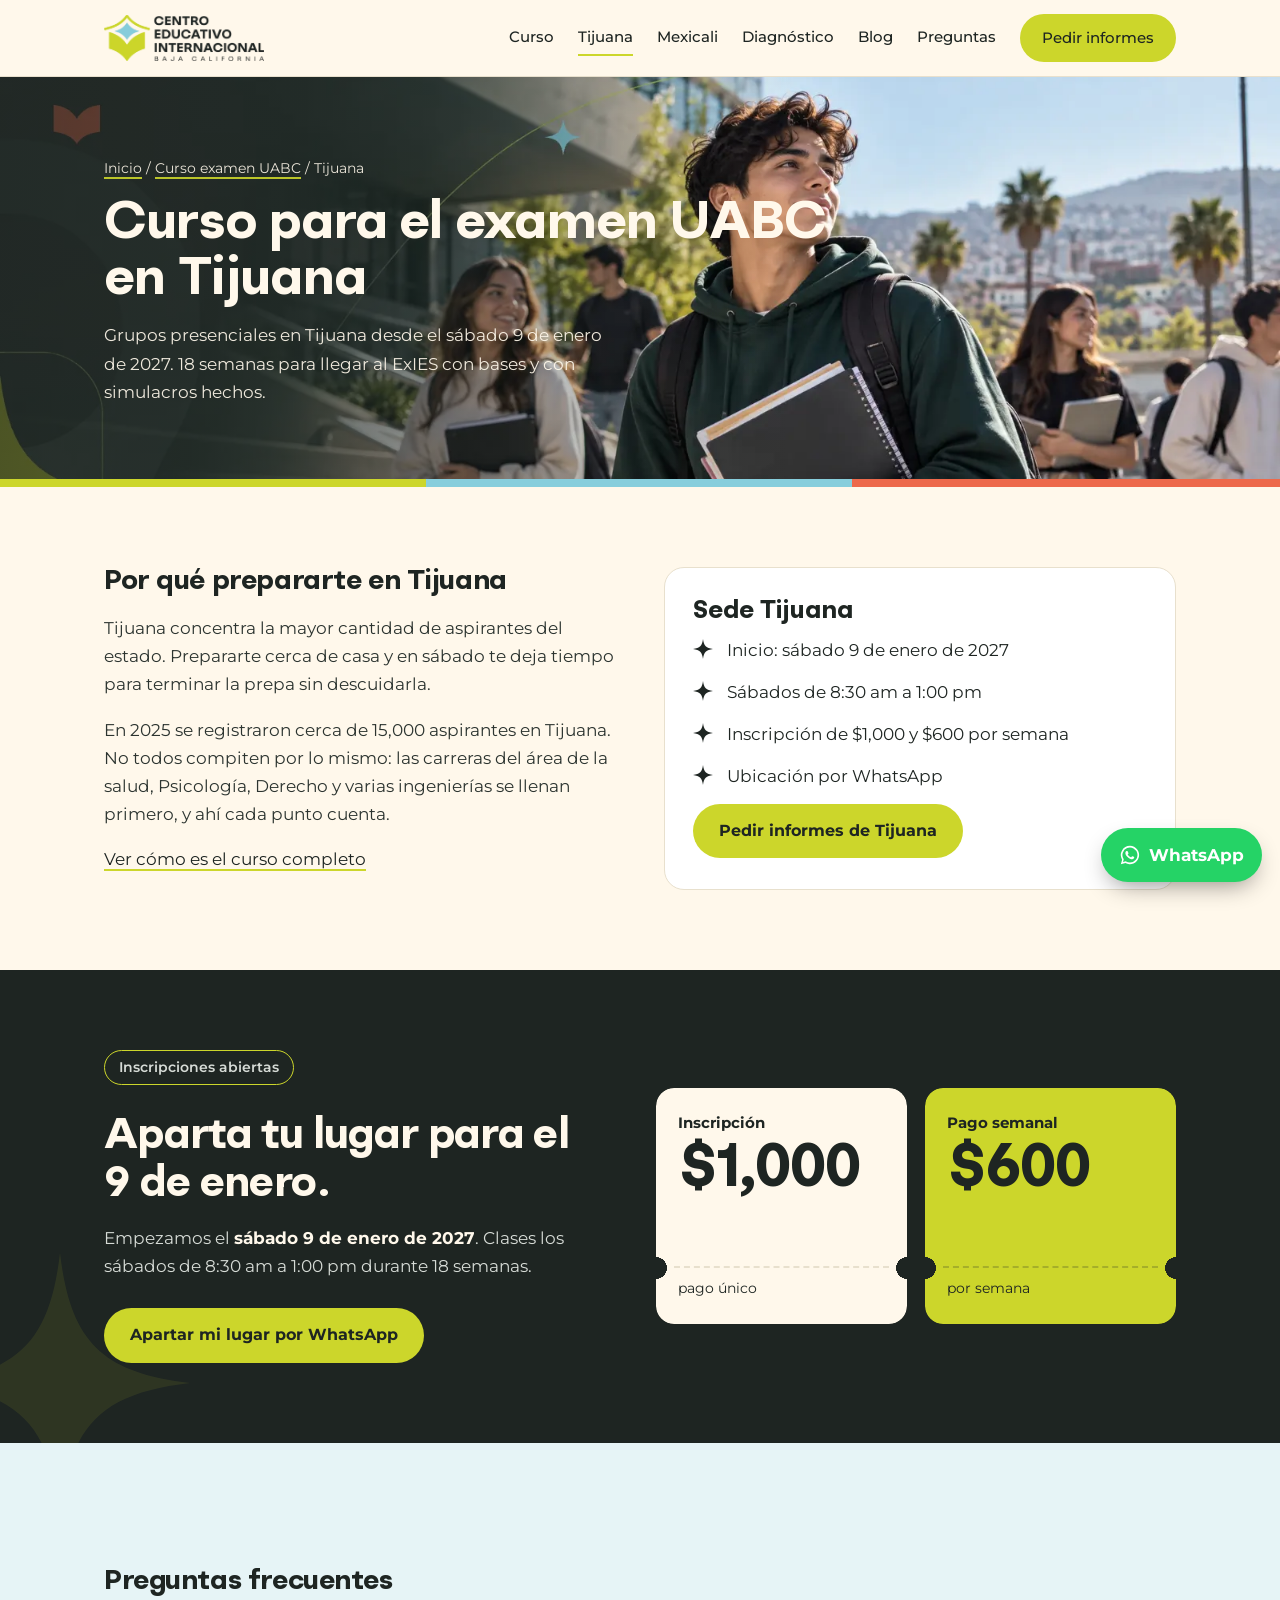
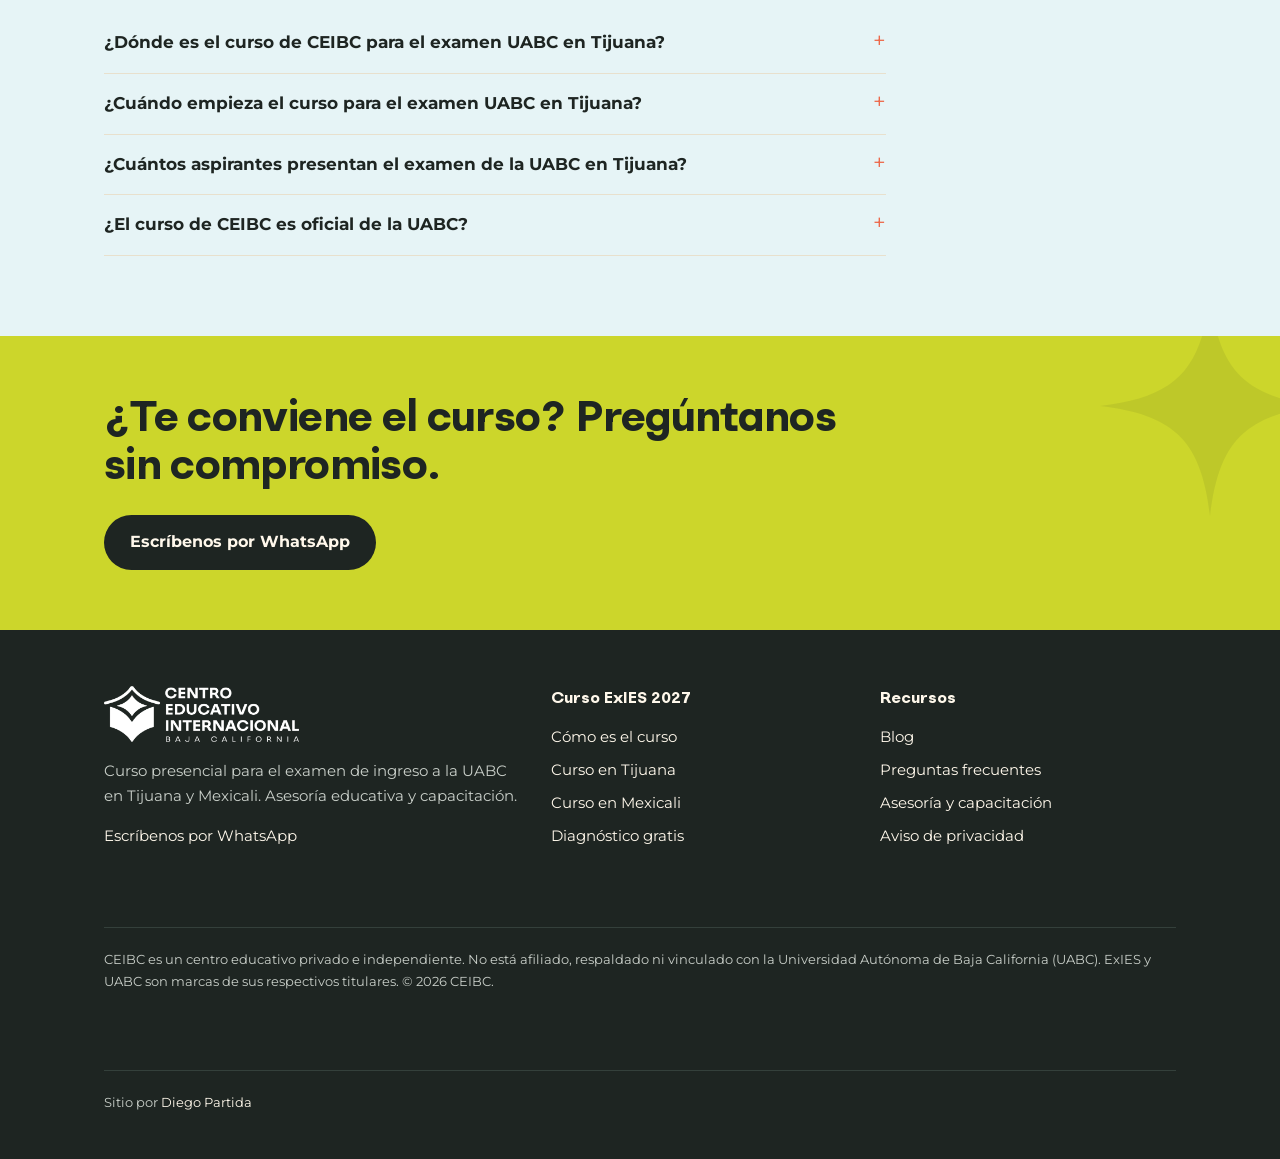
<file: curso-examen-uabc-tijuana.html>
<!doctype html>
<html lang="es-MX">
<head>
<meta charset="utf-8">
<meta name="viewport" content="width=device-width, initial-scale=1">
<title>Curso examen UABC Tijuana 2027 | CEIBC</title>
<meta name="description" content="Curso presencial en Tijuana para el examen de ingreso a la UABC (ExIES) 2027. Inicia el 9 de enero, 18 semanas, diagnóstico, plataforma y simulacros.">
<link rel="canonical" href="https://www.ceibc.mx/curso-examen-uabc-tijuana">
<meta name="robots" content="index, follow, max-image-preview:large, max-snippet:-1">
<meta name="theme-color" content="#fff8eb">
<meta property="og:title" content="Curso examen UABC Tijuana 2027 | CEIBC">
<meta property="og:description" content="Curso presencial en Tijuana para el examen de ingreso a la UABC (ExIES) 2027. Inicia el 9 de enero, 18 semanas, diagnóstico, plataforma y simulacros.">
<meta property="og:type" content="website">
<meta property="og:locale" content="es_MX">
<meta property="og:site_name" content="CEIBC">
<meta property="og:url" content="https://www.ceibc.mx/curso-examen-uabc-tijuana">
<meta property="og:image" content="https://www.ceibc.mx/og-ceibc.png">
<meta property="og:image:width" content="1200"><meta property="og:image:height" content="630">
<meta name="twitter:card" content="summary_large_image">
<meta name="twitter:title" content="Curso examen UABC Tijuana 2027 | CEIBC">
<meta name="twitter:description" content="Curso presencial en Tijuana para el examen de ingreso a la UABC (ExIES) 2027. Inicia el 9 de enero, 18 semanas, diagnóstico, plataforma y simulacros.">
<meta name="twitter:image" content="https://www.ceibc.mx/og-ceibc.png">
<link rel="icon" href="/isotipo-ceibc-32.png" type="image/png" sizes="32x32">
<link rel="apple-touch-icon" href="/isotipo-ceibc-180.png">
<link rel="preconnect" href="https://fonts.googleapis.com"><link rel="preconnect" href="https://fonts.gstatic.com" crossorigin>
<link href="https://fonts.googleapis.com/css2?family=Montserrat:wght@400;500;600;700&display=swap" rel="stylesheet">
<link rel="preload" href="/goli-vf.ttf" as="font" type="font/ttf" crossorigin>
<link rel="stylesheet" href="/styles.css">
<link rel="preload" as="image" href="/header-tijuana-1600.webp" imagesrcset="/header-tijuana-900.webp 900w, /header-tijuana-1600.webp 1600w" imagesizes="100vw">
<script type="application/ld+json">{"@context": "https://schema.org", "@graph": [{"@type": "EducationalOrganization", "@id": "https://www.ceibc.mx/#org", "name": "CEIBC Centro Educativo Internacional de Baja California", "alternateName": "CEIBC", "url": "https://www.ceibc.mx/", "logo": "https://www.ceibc.mx/isotipo-ceibc-512.png", "areaServed": [{"@type": "City", "name": "Tijuana"}, {"@type": "City", "name": "Mexicali"}], "description": "Centro educativo privado en Baja California. Curso presencial de preparación para el examen de ingreso a la UABC (ExIES), asesoría educativa y capacitación."}, {"@type": "WebSite", "@id": "https://www.ceibc.mx/#website", "url": "https://www.ceibc.mx/", "name": "CEIBC", "inLanguage": "es-MX", "publisher": {"@id": "https://www.ceibc.mx/#org"}}, {"@type": "WebPage", "@id": "https://www.ceibc.mx/curso-examen-uabc-tijuana#webpage", "url": "https://www.ceibc.mx/curso-examen-uabc-tijuana", "name": "Curso examen UABC Tijuana 2027 | CEIBC", "description": "Curso presencial en Tijuana para el examen de ingreso a la UABC (ExIES) 2027. Inicia el 9 de enero, 18 semanas, diagnóstico, plataforma y simulacros.", "isPartOf": {"@id": "https://www.ceibc.mx/#website"}, "about": {"@id": "https://www.ceibc.mx/#org"}, "inLanguage": "es-MX", "dateModified": "2026-11-10", "breadcrumb": {"@id": "https://www.ceibc.mx/curso-examen-uabc-tijuana#breadcrumb"}}, {"@type": "BreadcrumbList", "@id": "https://www.ceibc.mx/curso-examen-uabc-tijuana#breadcrumb", "itemListElement": [{"@type": "ListItem", "position": 1, "name": "Inicio", "item": "https://www.ceibc.mx/"}, {"@type": "ListItem", "position": 2, "name": "Curso examen UABC", "item": "https://www.ceibc.mx/curso-examen-uabc"}, {"@type": "ListItem", "position": 3, "name": "Tijuana", "item": "https://www.ceibc.mx/curso-examen-uabc-tijuana"}]}, {"@type": "FAQPage", "@id": "https://www.ceibc.mx/curso-examen-uabc-tijuana#faq", "mainEntity": [{"@type": "Question", "name": "¿Dónde es el curso de CEIBC para el examen UABC en Tijuana?", "acceptedAnswer": {"@type": "Answer", "text": "El curso de CEIBC para el examen de ingreso a la UABC se imparte de forma presencial en Tijuana. Las clases son los sábados de 8:30 am a 1:00 pm y la dirección exacta se envía por WhatsApp."}}, {"@type": "Question", "name": "¿Cuándo empieza el curso para el examen UABC en Tijuana?", "acceptedAnswer": {"@type": "Answer", "text": "El curso de CEIBC en Tijuana empieza el sábado 9 de enero de 2027 y dura 18 semanas, con clases los sábados de 8:30 am a 1:00 pm, hasta mayo, antes del examen de la UABC de principios de junio."}}, {"@type": "Question", "name": "¿Cuántos aspirantes presentan el examen de la UABC en Tijuana?", "acceptedAnswer": {"@type": "Answer", "text": "En la convocatoria 2025 se registraron alrededor de 15,000 aspirantes en Tijuana, según datos de la UABC publicados por El Imparcial. La competencia se concentra en las carreras de alta demanda, como las del área de la salud."}}, {"@type": "Question", "name": "¿El curso de CEIBC es oficial de la UABC?", "acceptedAnswer": {"@type": "Answer", "text": "No. CEIBC es un centro educativo privado e independiente y no está afiliado a la UABC."}}]}, {"@type": "Course", "@id": "https://www.ceibc.mx/curso-examen-uabc-tijuana#course", "name": "Curso para el examen de ingreso a la UABC en Tijuana", "description": "Curso presencial de 18 semanas en Tijuana para el ExIES de la UABC 2027.", "provider": {"@id": "https://www.ceibc.mx/#org"}, "hasCourseInstance": {"@type": "CourseInstance", "courseMode": "Onsite", "courseWorkload": "P18W", "location": {"@type": "Place", "name": "CEIBC Tijuana", "address": {"@type": "PostalAddress", "addressLocality": "Tijuana", "addressRegion": "B.C.", "addressCountry": "MX"}}, "courseSchedule": {"@type": "Schedule", "repeatFrequency": "P1W", "byDay": "https://schema.org/Saturday", "startTime": "08:30", "endTime": "13:00", "startDate": "2027-01-09", "endDate": "2027-05-08"}, "startDate": "2027-01-09", "endDate": "2027-05-08"}, "offers": [{"@type": "Offer", "category": "Inscripción", "price": "1000", "priceCurrency": "MXN", "availability": "https://schema.org/InStock"}, {"@type": "Offer", "category": "Pago semanal", "price": "600", "priceCurrency": "MXN", "availability": "https://schema.org/InStock"}]}]}</script>
</head>
<body>
<a class="skip" href="#main">Saltar al contenido</a>
<div class="promo-strip" data-promo><div class="wrap"><span>Preventa al 30 de noviembre: inscripción a <b>$500</b> y semana a <b>$480</b>.</span> <a href="/whatsapp?text=Hola%2C%20quiero%20apartar%20mi%20lugar%20en%20el%20curso%20UABC%20con%20el%20precio%20de%20preventa.">Apartar lugar</a></div></div>
<header class="top"><div class="wrap">
<a class="brand" href="/" aria-label="CEIBC inicio"><img class="brand-logo" src="/logo-ceibc.webp" width="700" height="201" alt="CEIBC Centro Educativo Internacional de Baja California"></a>
<button class="menu-btn" aria-expanded="false" aria-controls="nav">Menú</button>
<nav id="nav" class="nav" aria-label="Principal"><a href="/curso-examen-uabc">Curso</a><a href="/curso-examen-uabc-tijuana" aria-current="page">Tijuana</a><a href="/curso-examen-uabc-mexicali">Mexicali</a><a href="/diagnostico-exies">Diagnóstico</a><a href="/blog">Blog</a><a href="/preguntas-frecuentes">Preguntas</a><a class="btn btn-lima" href="/whatsapp?text=Hola%2C%20quiero%20informes%20del%20curso%20para%20el%20examen%20UABC%202027.">Pedir informes</a></nav>
</div></header>
<main id="main">

<div class="page-head has-img"><img class="ph-img" src="/header-tijuana-1600.webp" srcset="/header-tijuana-900.webp 900w, /header-tijuana-1600.webp 1600w" sizes="100vw" width="1600" height="533" fetchpriority="high" alt="Aspirantes a la UABC en Tijuana con cuadernos y mochilas"><div class="wrap"><nav class="crumbs" aria-label="Ruta"><a href="/">Inicio</a> / <a href="/curso-examen-uabc">Curso examen UABC</a> / Tijuana</nav>
<h1>Curso para el examen UABC en Tijuana</h1>
<p>Grupos presenciales en Tijuana desde el sábado 9 de enero de 2027. 18 semanas para llegar al ExIES con bases y con simulacros hechos.</p></div></div>
<section><div class="wrap grid2">
<div class="prose"><h2 style="margin-top:0">Por qué prepararte en Tijuana</h2>
<p>Tijuana concentra la mayor cantidad de aspirantes del estado. Prepararte cerca de casa y en sábado te deja tiempo para terminar la prepa sin descuidarla.</p>
<p>En 2025 se registraron cerca de 15,000 aspirantes en Tijuana. No todos compiten por lo mismo: las carreras del área de la salud, Psicología, Derecho y varias ingenierías se llenan primero, y ahí cada punto cuenta.</p>
<p><a href="/curso-examen-uabc">Ver cómo es el curso completo</a></p></div>
<div class="city"><h3>Sede Tijuana</h3>
<ul class="blist"><li>Inicio: sábado 9 de enero de 2027</li><li>Sábados de 8:30 am a 1:00 pm</li><li>Inscripción de $1,000 y $600 por semana</li><li>Ubicación por WhatsApp</li></ul>
<a class="btn btn-lima" href="/whatsapp?text=Hola%2C%20quiero%20informes%20del%20curso%20para%20el%20examen%20UABC%20en%20Tijuana.">Pedir informes de Tijuana</a></div>
</div></section>
<section class="promo" data-promo><div class="wrap promo-grid">
<div class="promo-copy">
<p class="promo-tag"><span class="solo-promo">Preventa hasta el 30 de noviembre</span><span class="solo-regular">Inscripciones abiertas</span></p>
<h2><span class="solo-promo">Aparta tu lugar y paga menos todo el curso.</span><span class="solo-regular">Aparta tu lugar para el 9 de enero.</span></h2>
<p>Empezamos el <strong>sábado 9 de enero de 2027</strong>. Clases los sábados de 8:30 am a 1:00 pm durante 18 semanas.</p>
<a class="btn btn-lima" href="/whatsapp?text=Hola%2C%20quiero%20apartar%20mi%20lugar%20en%20el%20curso%20UABC%20en%20Tijuana%20con%20el%20precio%20de%20preventa.">Apartar mi lugar por WhatsApp</a>
</div>
<div class="tickets">
<div class="ticket"><span class="t-label">Inscripción</span><span class="t-was">$1,000</span><span class="t-now solo-promo">$500</span><span class="t-sello solo-promo" aria-label="50% de descuento">50%<small>menos</small></span></div>
<div class="ticket t2"><span class="t-label">Pago semanal</span><span class="t-was">$600</span><span class="t-now solo-promo">$480</span><span class="t-unit">por semana</span><span class="t-sello solo-promo" aria-label="20% de descuento">20%<small>menos</small></span></div>
<p class="t-nota solo-promo">Precio especial para quien se inscribe a más tardar el 30 de noviembre de 2026.</p>
</div>
</div></section>
<section class="alt"><div class="wrap prose"><h2>Preguntas frecuentes</h2><div class="faq"><details><summary>¿Dónde es el curso de CEIBC para el examen UABC en Tijuana?</summary><p>El curso de CEIBC para el examen de ingreso a la UABC se imparte de forma presencial en Tijuana. Las clases son los sábados de 8:30 am a 1:00 pm y la dirección exacta se envía por WhatsApp.</p></details><details><summary>¿Cuándo empieza el curso para el examen UABC en Tijuana?</summary><p>El curso de CEIBC en Tijuana empieza el sábado 9 de enero de 2027 y dura 18 semanas, con clases los sábados de 8:30 am a 1:00 pm, hasta mayo, antes del examen de la UABC de principios de junio.</p></details><details><summary>¿Cuántos aspirantes presentan el examen de la UABC en Tijuana?</summary><p>En la convocatoria 2025 se registraron alrededor de 15,000 aspirantes en Tijuana, según datos de la UABC publicados por El Imparcial. La competencia se concentra en las carreras de alta demanda, como las del área de la salud.</p></details><details><summary>¿El curso de CEIBC es oficial de la UABC?</summary><p>No. CEIBC es un centro educativo privado e independiente y no está afiliado a la UABC.</p></details></div></div></section>
<section class="cta"><div class="wrap"><h2>¿Te conviene el curso? Pregúntanos sin compromiso.</h2><a class="btn" href="/whatsapp?text=Hola%2C%20quiero%20informes%20del%20curso%20para%20el%20examen%20UABC%20en%20Tijuana.">Escríbenos por WhatsApp</a></div></section>

</main>
<footer class="foot"><div class="wrap">
<div><a class="brand" href="/"><img class="brand-logo" src="/logo-ceibc-blanco.webp" width="700" height="201" alt="CEIBC Centro Educativo Internacional de Baja California" loading="lazy"></a>
<p style="margin-top:16px;max-width:30em">Curso presencial para el examen de ingreso a la UABC en Tijuana y Mexicali. Asesoría educativa y capacitación.</p>
<p><a href="/whatsapp?text=Hola%2C%20quiero%20informes%20del%20curso%20para%20el%20examen%20UABC%202027.">Escríbenos por WhatsApp</a></p></div>
<div><h4>Curso ExIES 2027</h4><ul>
<li><a href="/curso-examen-uabc">Cómo es el curso</a></li>
<li><a href="/curso-examen-uabc-tijuana">Curso en Tijuana</a></li>
<li><a href="/curso-examen-uabc-mexicali">Curso en Mexicali</a></li>
<li><a href="/diagnostico-exies">Diagnóstico gratis</a></li></ul></div>
<div><h4>Recursos</h4><ul>
<li><a href="/blog">Blog</a></li>
<li><a href="/preguntas-frecuentes">Preguntas frecuentes</a></li>
<li><a href="/asesoria-y-capacitacion">Asesoría y capacitación</a></li>
<li><a href="/aviso-de-privacidad">Aviso de privacidad</a></li></ul></div>
<p class="legal">CEIBC es un centro educativo privado e independiente. No está afiliado, respaldado ni vinculado con la Universidad Autónoma de Baja California (UABC). ExIES y UABC son marcas de sus respectivos titulares. © 2026 CEIBC.</p>
<p class="legal credit">Sitio por <a href="https://diegopartida.com" target="_blank" rel="noopener">Diego Partida</a></p>
</div></footer>
<a class="wa" href="/whatsapp?text=Hola%2C%20quiero%20informes%20del%20curso%20para%20el%20examen%20UABC%202027." aria-label="Escríbenos por WhatsApp"><svg viewBox="0 0 24 24" fill="currentColor" aria-hidden="true"><path d="M12 2a10 10 0 0 0-8.6 15.1L2 22l5-1.3A10 10 0 1 0 12 2zm0 18.2c-1.5 0-3-.4-4.3-1.2l-.3-.2-3 .8.8-2.9-.2-.3A8.2 8.2 0 1 1 12 20.2zm4.5-6.1c-.2-.1-1.5-.7-1.7-.8-.2-.1-.4-.1-.6.1l-.8 1c-.1.2-.3.2-.5.1a6.7 6.7 0 0 1-3.3-2.9c-.2-.4.2-.4.7-1.3.1-.2 0-.3 0-.4l-.8-1.8c-.2-.5-.4-.4-.6-.4h-.5c-.2 0-.4.1-.6.3-.2.2-.8.8-.8 2s.8 2.3.9 2.5c.1.2 1.6 2.5 4 3.5 1.5.6 2.1.7 2.8.6.5-.1 1.5-.6 1.7-1.2.2-.6.2-1.1.2-1.2-.1-.1-.3-.2-.5-.3z"/></svg><span>WhatsApp</span></a>
<script src="/main.js" defer></script>
</body>
</html>
</file>
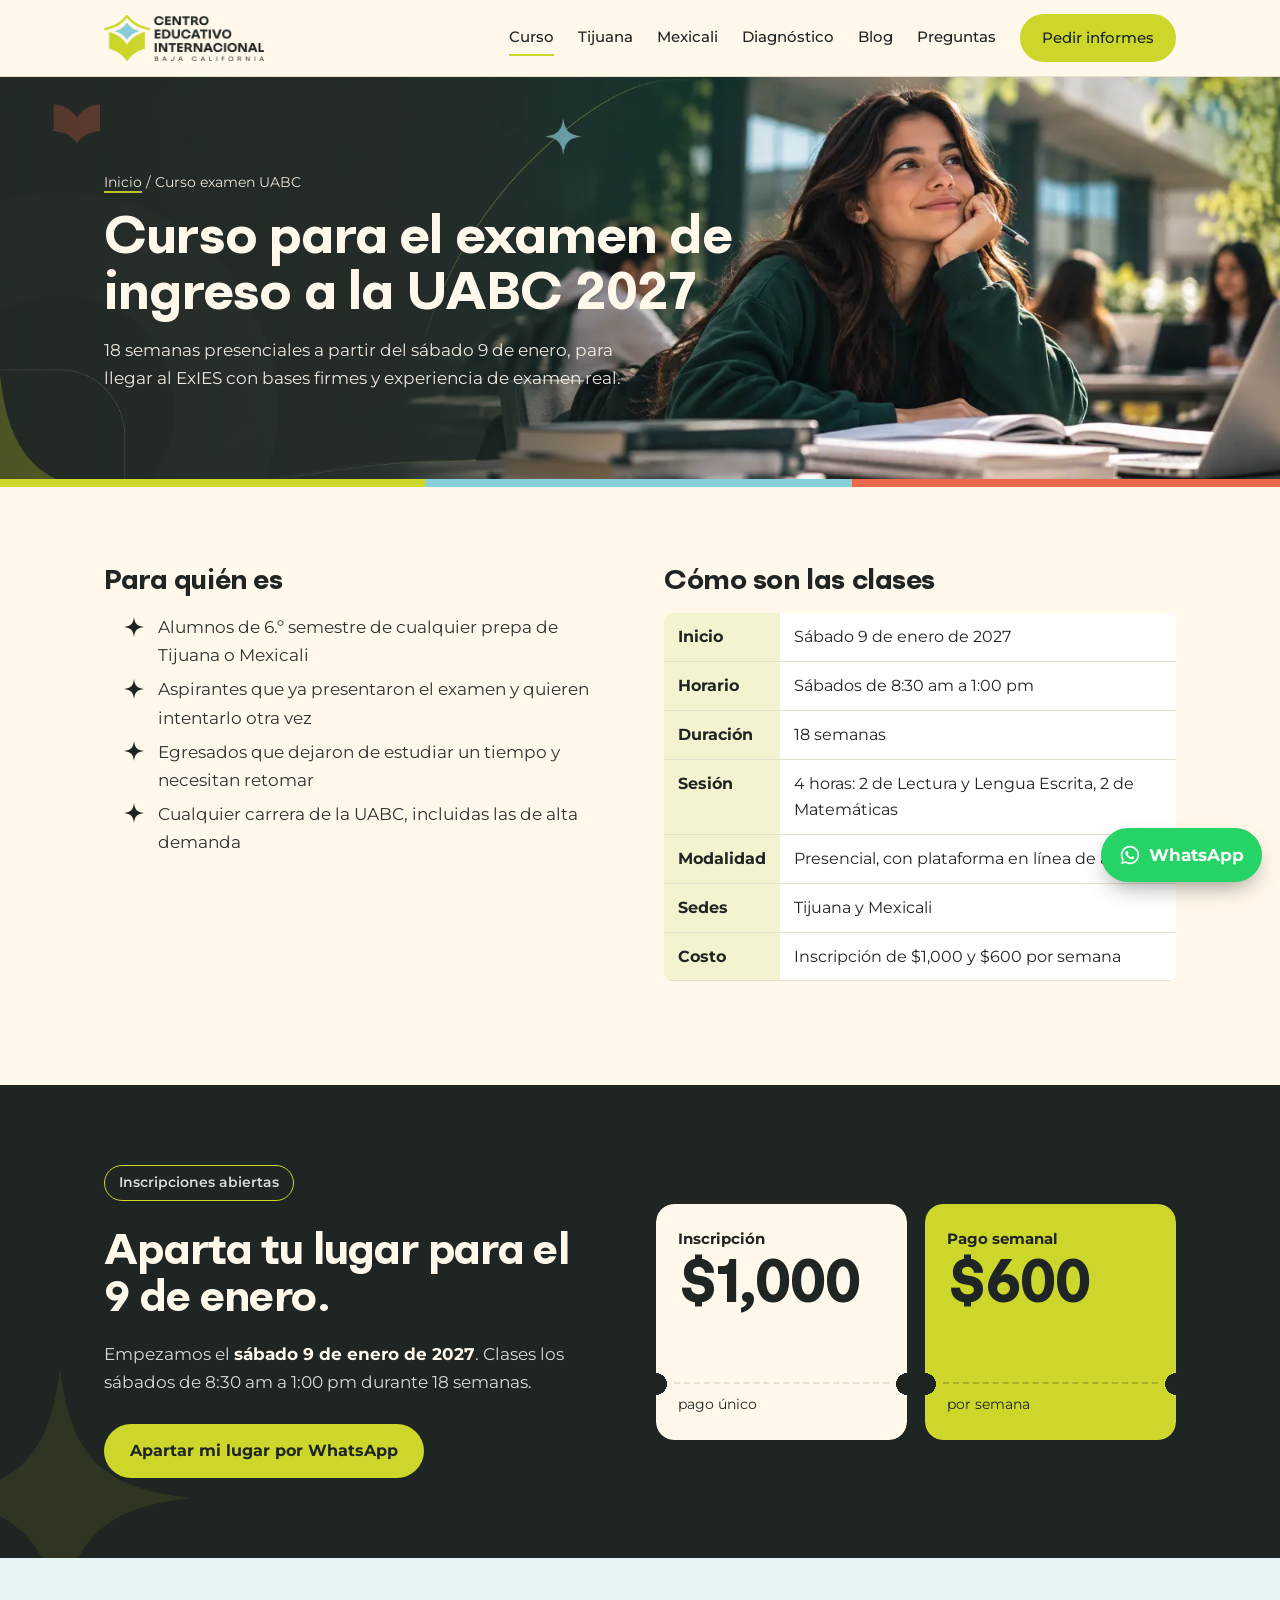
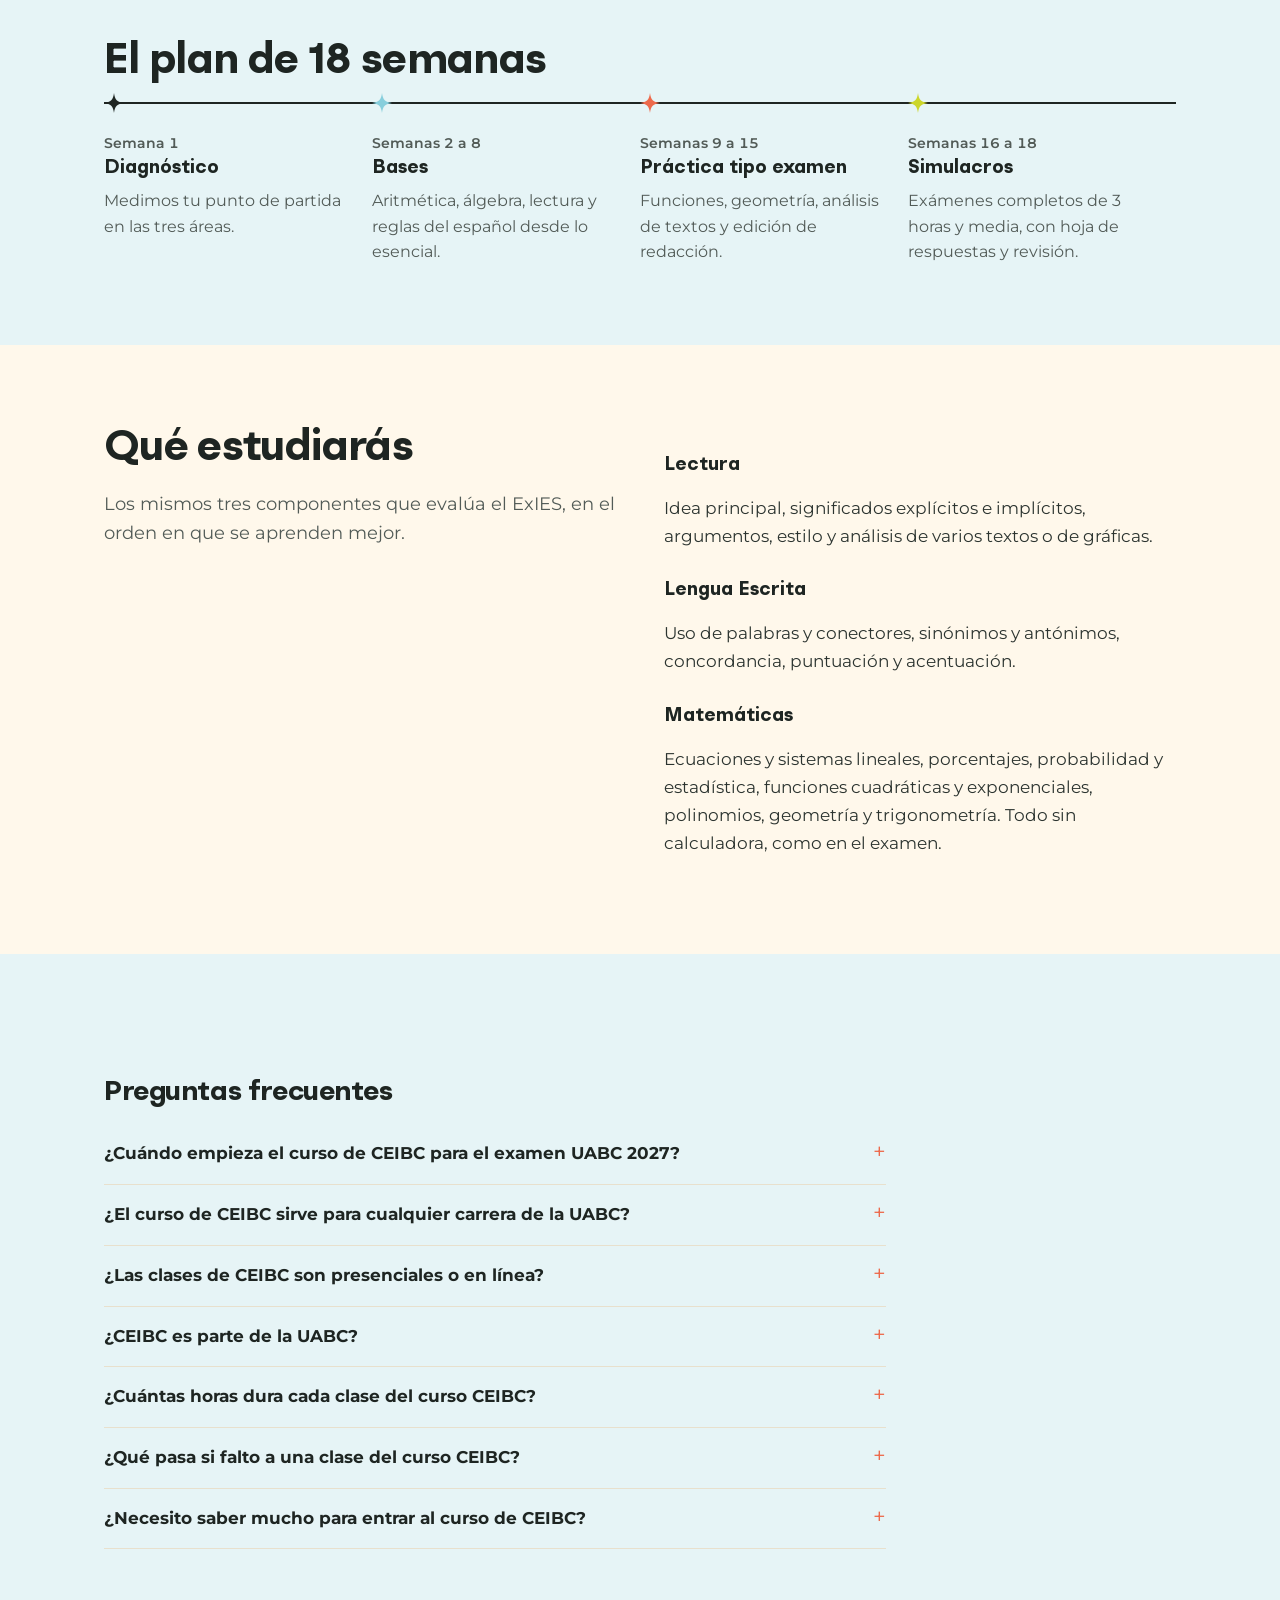
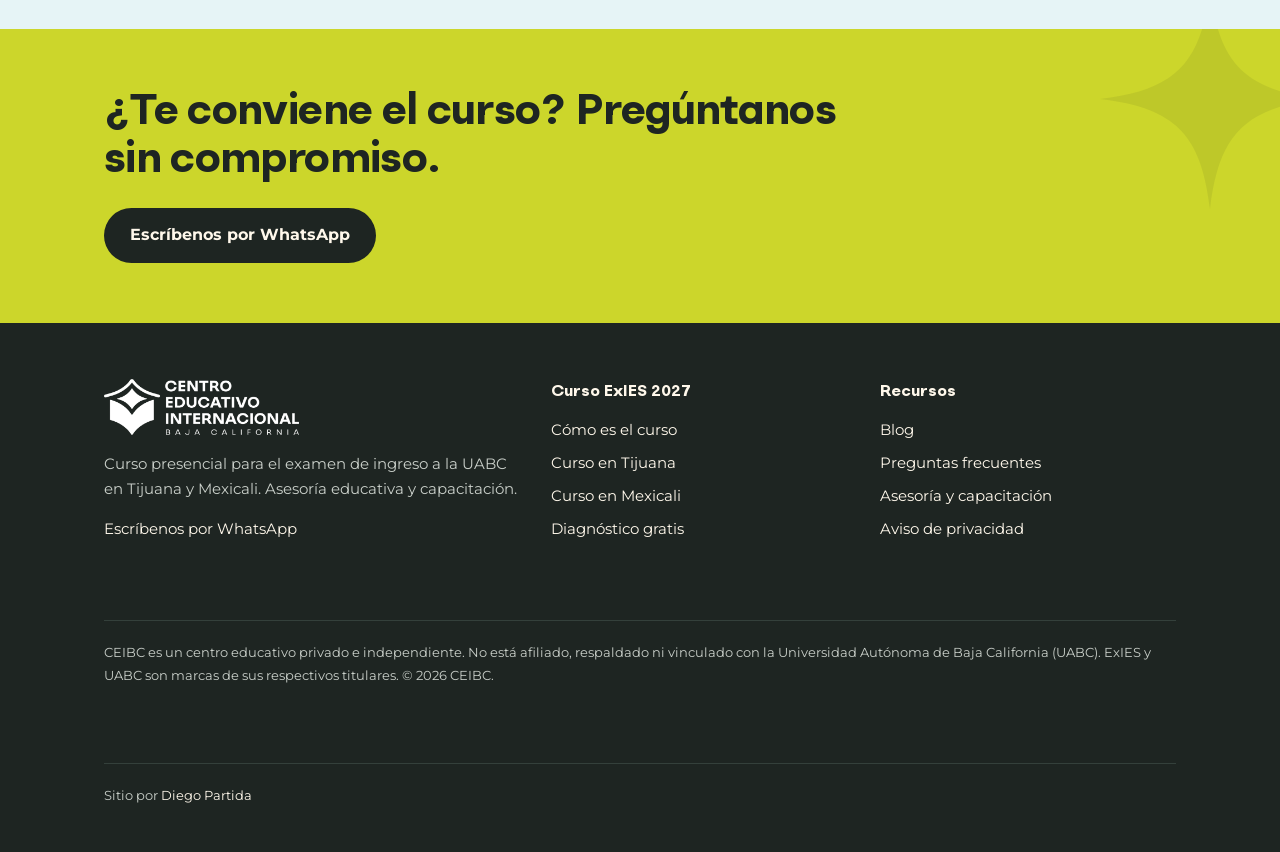
<file: curso-examen-uabc.html>
<!doctype html>
<html lang="es-MX">
<head>
<meta charset="utf-8">
<meta name="viewport" content="width=device-width, initial-scale=1">
<title>Curso examen UABC 2027: 18 semanas presenciales | CEIBC</title>
<meta name="description" content="Curso de preparación para el ExIES de la UABC: 18 semanas del 9 de enero a mayo 2027, sábados de 8:30 a 13:00 h, diagnóstico, guías, plataforma y simulacros en Tijuana y Mexicali.">
<link rel="canonical" href="https://www.ceibc.mx/curso-examen-uabc">
<meta name="robots" content="index, follow, max-image-preview:large, max-snippet:-1">
<meta name="theme-color" content="#fff8eb">
<meta property="og:title" content="Curso examen UABC 2027: 18 semanas presenciales | CEIBC">
<meta property="og:description" content="Curso de preparación para el ExIES de la UABC: 18 semanas del 9 de enero a mayo 2027, sábados de 8:30 a 13:00 h, diagnóstico, guías, plataforma y simulacros en Tijuana y Mexicali.">
<meta property="og:type" content="website">
<meta property="og:locale" content="es_MX">
<meta property="og:site_name" content="CEIBC">
<meta property="og:url" content="https://www.ceibc.mx/curso-examen-uabc">
<meta property="og:image" content="https://www.ceibc.mx/og-ceibc.png">
<meta property="og:image:width" content="1200"><meta property="og:image:height" content="630">
<meta name="twitter:card" content="summary_large_image">
<meta name="twitter:title" content="Curso examen UABC 2027: 18 semanas presenciales | CEIBC">
<meta name="twitter:description" content="Curso de preparación para el ExIES de la UABC: 18 semanas del 9 de enero a mayo 2027, sábados de 8:30 a 13:00 h, diagnóstico, guías, plataforma y simulacros en Tijuana y Mexicali.">
<meta name="twitter:image" content="https://www.ceibc.mx/og-ceibc.png">
<link rel="icon" href="/isotipo-ceibc-32.png" type="image/png" sizes="32x32">
<link rel="apple-touch-icon" href="/isotipo-ceibc-180.png">
<link rel="preconnect" href="https://fonts.googleapis.com"><link rel="preconnect" href="https://fonts.gstatic.com" crossorigin>
<link href="https://fonts.googleapis.com/css2?family=Montserrat:wght@400;500;600;700&display=swap" rel="stylesheet">
<link rel="preload" href="/goli-vf.ttf" as="font" type="font/ttf" crossorigin>
<link rel="stylesheet" href="/styles.css">
<link rel="preload" as="image" href="/header-curso-1600.webp" imagesrcset="/header-curso-900.webp 900w, /header-curso-1600.webp 1600w" imagesizes="100vw">
<script type="application/ld+json">{"@context": "https://schema.org", "@graph": [{"@type": "EducationalOrganization", "@id": "https://www.ceibc.mx/#org", "name": "CEIBC Centro Educativo Internacional de Baja California", "alternateName": "CEIBC", "url": "https://www.ceibc.mx/", "logo": "https://www.ceibc.mx/isotipo-ceibc-512.png", "areaServed": [{"@type": "City", "name": "Tijuana"}, {"@type": "City", "name": "Mexicali"}], "description": "Centro educativo privado en Baja California. Curso presencial de preparación para el examen de ingreso a la UABC (ExIES), asesoría educativa y capacitación."}, {"@type": "WebSite", "@id": "https://www.ceibc.mx/#website", "url": "https://www.ceibc.mx/", "name": "CEIBC", "inLanguage": "es-MX", "publisher": {"@id": "https://www.ceibc.mx/#org"}}, {"@type": "WebPage", "@id": "https://www.ceibc.mx/curso-examen-uabc#webpage", "url": "https://www.ceibc.mx/curso-examen-uabc", "name": "Curso examen UABC 2027: 18 semanas presenciales | CEIBC", "description": "Curso de preparación para el ExIES de la UABC: 18 semanas del 9 de enero a mayo 2027, sábados de 8:30 a 13:00 h, diagnóstico, guías, plataforma y simulacros en Tijuana y Mexicali.", "isPartOf": {"@id": "https://www.ceibc.mx/#website"}, "about": {"@id": "https://www.ceibc.mx/#org"}, "inLanguage": "es-MX", "dateModified": "2026-11-10", "breadcrumb": {"@id": "https://www.ceibc.mx/curso-examen-uabc#breadcrumb"}}, {"@type": "BreadcrumbList", "@id": "https://www.ceibc.mx/curso-examen-uabc#breadcrumb", "itemListElement": [{"@type": "ListItem", "position": 1, "name": "Inicio", "item": "https://www.ceibc.mx/"}, {"@type": "ListItem", "position": 2, "name": "Curso examen UABC", "item": "https://www.ceibc.mx/curso-examen-uabc"}]}, {"@type": "FAQPage", "@id": "https://www.ceibc.mx/curso-examen-uabc#faq", "mainEntity": [{"@type": "Question", "name": "¿Cuándo empieza el curso de CEIBC para el examen UABC 2027?", "acceptedAnswer": {"@type": "Answer", "text": "El curso de CEIBC para el examen de ingreso a la UABC 2027 empieza el sábado 9 de enero de 2027 y dura 18 semanas, con clases los sábados de 8:30 am a 1:00 pm. Termina en mayo, antes del examen, que la UABC suele aplicar a principios de junio."}}, {"@type": "Question", "name": "¿El curso de CEIBC sirve para cualquier carrera de la UABC?", "acceptedAnswer": {"@type": "Answer", "text": "Sí. El ExIES es el mismo examen para todas las carreras de la UABC: evalúa Lectura, Lengua Escrita y Matemáticas y no tiene módulos por carrera, así que el curso de CEIBC prepara igual para Medicina, Derecho, Ingeniería o cualquier otra licenciatura."}}, {"@type": "Question", "name": "¿Las clases de CEIBC son presenciales o en línea?", "acceptedAnswer": {"@type": "Answer", "text": "Las clases del curso CEIBC para el examen UABC son presenciales en Tijuana y en Mexicali, los sábados de 8:30 am a 1:00 pm. Además tienes acceso a una plataforma en línea con usuario y contraseña para practicar y hacer simulacros."}}, {"@type": "Question", "name": "¿CEIBC es parte de la UABC?", "acceptedAnswer": {"@type": "Answer", "text": "No. CEIBC es un centro educativo privado e independiente. No está afiliado a la UABC, no conoce los reactivos del examen y prepara a los aspirantes con material propio basado en los temas que publica la guía oficial."}}, {"@type": "Question", "name": "¿Cuántas horas dura cada clase del curso CEIBC?", "acceptedAnswer": {"@type": "Answer", "text": "Cada sesión del curso CEIBC dura 4 horas: 2 horas de Lectura y Lengua Escrita y 2 horas de Matemáticas, con maestros distintos para cada área."}}, {"@type": "Question", "name": "¿Qué pasa si falto a una clase del curso CEIBC?", "acceptedAnswer": {"@type": "Answer", "text": "Si faltas a una clase del curso CEIBC puedes repasar el tema en la plataforma en línea y resolver tus dudas con tu maestro en la siguiente sesión."}}, {"@type": "Question", "name": "¿Necesito saber mucho para entrar al curso de CEIBC?", "acceptedAnswer": {"@type": "Answer", "text": "No. El curso de CEIBC empieza con un diagnóstico y dedica las primeras semanas a construir bases, pensado para alumnos que llegan con huecos de la prepa."}}]}, {"@type": "Course", "@id": "https://www.ceibc.mx/curso-examen-uabc#course", "name": "Curso de preparación para el examen de ingreso a la UABC (ExIES) 2027", "description": "Curso presencial de 18 semanas para el Examen de Ingreso a la Educación Superior (ExIES) de la UABC: Lectura, Lengua Escrita y Matemáticas, con diagnóstico, guías, plataforma en línea y simulacros.", "provider": {"@id": "https://www.ceibc.mx/#org"}, "inLanguage": "es-MX", "educationalLevel": "Bachillerato terminado o en curso", "teaches": ["Lectura", "Lengua Escrita", "Matemáticas", "Preparación para ExIES"], "hasCourseInstance": [{"@type": "CourseInstance", "courseMode": "Onsite", "location": {"@type": "Place", "name": "CEIBC Tijuana", "address": {"@type": "PostalAddress", "addressLocality": "Tijuana", "addressRegion": "B.C.", "addressCountry": "MX"}}, "courseWorkload": "P18W", "courseSchedule": {"@type": "Schedule", "repeatFrequency": "P1W", "byDay": "https://schema.org/Saturday", "startTime": "08:30", "endTime": "13:00", "startDate": "2027-01-09", "endDate": "2027-05-08"}, "startDate": "2027-01-09", "endDate": "2027-05-08"}, {"@type": "CourseInstance", "courseMode": "Onsite", "location": {"@type": "Place", "name": "CEIBC Mexicali", "address": {"@type": "PostalAddress", "addressLocality": "Mexicali", "addressRegion": "B.C.", "addressCountry": "MX"}}, "courseWorkload": "P18W", "courseSchedule": {"@type": "Schedule", "repeatFrequency": "P1W", "byDay": "https://schema.org/Saturday", "startTime": "08:30", "endTime": "13:00", "startDate": "2027-01-09", "endDate": "2027-05-08"}, "startDate": "2027-01-09", "endDate": "2027-05-08"}], "offers": [{"@type": "Offer", "category": "Inscripción", "price": "1000", "priceCurrency": "MXN", "availability": "https://schema.org/InStock"}, {"@type": "Offer", "category": "Pago semanal", "price": "600", "priceCurrency": "MXN", "availability": "https://schema.org/InStock"}]}]}</script>
</head>
<body>
<a class="skip" href="#main">Saltar al contenido</a>
<div class="promo-strip" data-promo><div class="wrap"><span>Preventa al 30 de noviembre: inscripción a <b>$500</b> y semana a <b>$480</b>.</span> <a href="/whatsapp?text=Hola%2C%20quiero%20apartar%20mi%20lugar%20en%20el%20curso%20UABC%20con%20el%20precio%20de%20preventa.">Apartar lugar</a></div></div>
<header class="top"><div class="wrap">
<a class="brand" href="/" aria-label="CEIBC inicio"><img class="brand-logo" src="/logo-ceibc.webp" width="700" height="201" alt="CEIBC Centro Educativo Internacional de Baja California"></a>
<button class="menu-btn" aria-expanded="false" aria-controls="nav">Menú</button>
<nav id="nav" class="nav" aria-label="Principal"><a href="/curso-examen-uabc" aria-current="page">Curso</a><a href="/curso-examen-uabc-tijuana">Tijuana</a><a href="/curso-examen-uabc-mexicali">Mexicali</a><a href="/diagnostico-exies">Diagnóstico</a><a href="/blog">Blog</a><a href="/preguntas-frecuentes">Preguntas</a><a class="btn btn-lima" href="/whatsapp?text=Hola%2C%20quiero%20informes%20del%20curso%20para%20el%20examen%20UABC%202027.">Pedir informes</a></nav>
</div></header>
<main id="main">

<div class="page-head has-img"><img class="ph-img" src="/header-curso-1600.webp" srcset="/header-curso-900.webp 900w, /header-curso-1600.webp 1600w" sizes="100vw" width="1600" height="533" fetchpriority="high" alt="Estudiante preparándose para el examen de ingreso a la UABC con cuadernos y laptop"><div class="wrap"><nav class="crumbs" aria-label="Ruta"><a href="/">Inicio</a> / Curso examen UABC</nav>
<h1>Curso para el examen de ingreso a la UABC 2027</h1>
<p>18 semanas presenciales a partir del sábado 9 de enero, para llegar al ExIES con bases firmes y experiencia de examen real.</p></div></div>
<section><div class="wrap grid2">
<div class="prose"><h2 style="margin-top:0">Para quién es</h2>
<ul class="blist">
<li>Alumnos de 6.º semestre de cualquier prepa de Tijuana o Mexicali</li>
<li>Aspirantes que ya presentaron el examen y quieren intentarlo otra vez</li>
<li>Egresados que dejaron de estudiar un tiempo y necesitan retomar</li>
<li>Cualquier carrera de la UABC, incluidas las de alta demanda</li>
</ul></div>
<div class="prose"><h2 style="margin-top:0">Cómo son las clases</h2>
<table class="tbl"><tbody>
<tr><th>Inicio</th><td>Sábado 9 de enero de 2027</td></tr>
<tr><th>Horario</th><td>Sábados de 8:30 am a 1:00 pm</td></tr>
<tr><th>Duración</th><td>18 semanas</td></tr>
<tr><th>Sesión</th><td>4 horas: 2 de Lectura y Lengua Escrita, 2 de Matemáticas</td></tr>
<tr><th>Modalidad</th><td>Presencial, con plataforma en línea de apoyo</td></tr>
<tr><th>Sedes</th><td>Tijuana y Mexicali</td></tr>
<tr><th>Costo</th><td>Inscripción de $1,000 y $600 por semana</td></tr>
</tbody></table></div>
</div></section>
<section class="promo" data-promo><div class="wrap promo-grid">
<div class="promo-copy">
<p class="promo-tag"><span class="solo-promo">Preventa hasta el 30 de noviembre</span><span class="solo-regular">Inscripciones abiertas</span></p>
<h2><span class="solo-promo">Aparta tu lugar y paga menos todo el curso.</span><span class="solo-regular">Aparta tu lugar para el 9 de enero.</span></h2>
<p>Empezamos el <strong>sábado 9 de enero de 2027</strong>. Clases los sábados de 8:30 am a 1:00 pm durante 18 semanas.</p>
<a class="btn btn-lima" href="/whatsapp?text=Hola%2C%20quiero%20apartar%20mi%20lugar%20en%20el%20curso%20UABC%20con%20el%20precio%20de%20preventa.">Apartar mi lugar por WhatsApp</a>
</div>
<div class="tickets">
<div class="ticket"><span class="t-label">Inscripción</span><span class="t-was">$1,000</span><span class="t-now solo-promo">$500</span><span class="t-sello solo-promo" aria-label="50% de descuento">50%<small>menos</small></span></div>
<div class="ticket t2"><span class="t-label">Pago semanal</span><span class="t-was">$600</span><span class="t-now solo-promo">$480</span><span class="t-unit">por semana</span><span class="t-sello solo-promo" aria-label="20% de descuento">20%<small>menos</small></span></div>
<p class="t-nota solo-promo">Precio especial para quien se inscribe a más tardar el 30 de noviembre de 2026.</p>
</div>
</div></section>
<section class="alt"><div class="wrap">
<h2>El plan de 18 semanas</h2>
<ol class="steps">
<li><span class="wk">Semana 1</span><h3>Diagnóstico</h3><p>Medimos tu punto de partida en las tres áreas.</p></li>
<li><span class="wk">Semanas 2 a 8</span><h3>Bases</h3><p>Aritmética, álgebra, lectura y reglas del español desde lo esencial.</p></li>
<li><span class="wk">Semanas 9 a 15</span><h3>Práctica tipo examen</h3><p>Funciones, geometría, análisis de textos y edición de redacción.</p></li>
<li><span class="wk">Semanas 16 a 18</span><h3>Simulacros</h3><p>Exámenes completos de 3 horas y media, con hoja de respuestas y revisión.</p></li>
</ol></div></section>
<section><div class="wrap grid2">
<div><h2>Qué estudiarás</h2><p class="intro">Los mismos tres componentes que evalúa el ExIES, en el orden en que se aprenden mejor.</p></div>
<div class="prose">
<h3>Lectura</h3><p>Idea principal, significados explícitos e implícitos, argumentos, estilo y análisis de varios textos o de gráficas.</p>
<h3>Lengua Escrita</h3><p>Uso de palabras y conectores, sinónimos y antónimos, concordancia, puntuación y acentuación.</p>
<h3>Matemáticas</h3><p>Ecuaciones y sistemas lineales, porcentajes, probabilidad y estadística, funciones cuadráticas y exponenciales, polinomios, geometría y trigonometría. Todo sin calculadora, como en el examen.</p>
</div></div></section>
<section class="alt"><div class="wrap prose"><h2>Preguntas frecuentes</h2><div class="faq"><details><summary>¿Cuándo empieza el curso de CEIBC para el examen UABC 2027?</summary><p>El curso de CEIBC para el examen de ingreso a la UABC 2027 empieza el sábado 9 de enero de 2027 y dura 18 semanas, con clases los sábados de 8:30 am a 1:00 pm. Termina en mayo, antes del examen, que la UABC suele aplicar a principios de junio.</p></details><details><summary>¿El curso de CEIBC sirve para cualquier carrera de la UABC?</summary><p>Sí. El ExIES es el mismo examen para todas las carreras de la UABC: evalúa Lectura, Lengua Escrita y Matemáticas y no tiene módulos por carrera, así que el curso de CEIBC prepara igual para Medicina, Derecho, Ingeniería o cualquier otra licenciatura.</p></details><details><summary>¿Las clases de CEIBC son presenciales o en línea?</summary><p>Las clases del curso CEIBC para el examen UABC son presenciales en Tijuana y en Mexicali, los sábados de 8:30 am a 1:00 pm. Además tienes acceso a una plataforma en línea con usuario y contraseña para practicar y hacer simulacros.</p></details><details><summary>¿CEIBC es parte de la UABC?</summary><p>No. CEIBC es un centro educativo privado e independiente. No está afiliado a la UABC, no conoce los reactivos del examen y prepara a los aspirantes con material propio basado en los temas que publica la guía oficial.</p></details><details><summary>¿Cuántas horas dura cada clase del curso CEIBC?</summary><p>Cada sesión del curso CEIBC dura 4 horas: 2 horas de Lectura y Lengua Escrita y 2 horas de Matemáticas, con maestros distintos para cada área.</p></details><details><summary>¿Qué pasa si falto a una clase del curso CEIBC?</summary><p>Si faltas a una clase del curso CEIBC puedes repasar el tema en la plataforma en línea y resolver tus dudas con tu maestro en la siguiente sesión.</p></details><details><summary>¿Necesito saber mucho para entrar al curso de CEIBC?</summary><p>No. El curso de CEIBC empieza con un diagnóstico y dedica las primeras semanas a construir bases, pensado para alumnos que llegan con huecos de la prepa.</p></details></div></div></section>
<section class="cta"><div class="wrap"><h2>¿Te conviene el curso? Pregúntanos sin compromiso.</h2><a class="btn" href="/whatsapp?text=Hola%2C%20quiero%20informes%20del%20curso%20para%20el%20examen%20UABC%202027.">Escríbenos por WhatsApp</a></div></section>

</main>
<footer class="foot"><div class="wrap">
<div><a class="brand" href="/"><img class="brand-logo" src="/logo-ceibc-blanco.webp" width="700" height="201" alt="CEIBC Centro Educativo Internacional de Baja California" loading="lazy"></a>
<p style="margin-top:16px;max-width:30em">Curso presencial para el examen de ingreso a la UABC en Tijuana y Mexicali. Asesoría educativa y capacitación.</p>
<p><a href="/whatsapp?text=Hola%2C%20quiero%20informes%20del%20curso%20para%20el%20examen%20UABC%202027.">Escríbenos por WhatsApp</a></p></div>
<div><h4>Curso ExIES 2027</h4><ul>
<li><a href="/curso-examen-uabc">Cómo es el curso</a></li>
<li><a href="/curso-examen-uabc-tijuana">Curso en Tijuana</a></li>
<li><a href="/curso-examen-uabc-mexicali">Curso en Mexicali</a></li>
<li><a href="/diagnostico-exies">Diagnóstico gratis</a></li></ul></div>
<div><h4>Recursos</h4><ul>
<li><a href="/blog">Blog</a></li>
<li><a href="/preguntas-frecuentes">Preguntas frecuentes</a></li>
<li><a href="/asesoria-y-capacitacion">Asesoría y capacitación</a></li>
<li><a href="/aviso-de-privacidad">Aviso de privacidad</a></li></ul></div>
<p class="legal">CEIBC es un centro educativo privado e independiente. No está afiliado, respaldado ni vinculado con la Universidad Autónoma de Baja California (UABC). ExIES y UABC son marcas de sus respectivos titulares. © 2026 CEIBC.</p>
<p class="legal credit">Sitio por <a href="https://diegopartida.com" target="_blank" rel="noopener">Diego Partida</a></p>
</div></footer>
<a class="wa" href="/whatsapp?text=Hola%2C%20quiero%20informes%20del%20curso%20para%20el%20examen%20UABC%202027." aria-label="Escríbenos por WhatsApp"><svg viewBox="0 0 24 24" fill="currentColor" aria-hidden="true"><path d="M12 2a10 10 0 0 0-8.6 15.1L2 22l5-1.3A10 10 0 1 0 12 2zm0 18.2c-1.5 0-3-.4-4.3-1.2l-.3-.2-3 .8.8-2.9-.2-.3A8.2 8.2 0 1 1 12 20.2zm4.5-6.1c-.2-.1-1.5-.7-1.7-.8-.2-.1-.4-.1-.6.1l-.8 1c-.1.2-.3.2-.5.1a6.7 6.7 0 0 1-3.3-2.9c-.2-.4.2-.4.7-1.3.1-.2 0-.3 0-.4l-.8-1.8c-.2-.5-.4-.4-.6-.4h-.5c-.2 0-.4.1-.6.3-.2.2-.8.8-.8 2s.8 2.3.9 2.5c.1.2 1.6 2.5 4 3.5 1.5.6 2.1.7 2.8.6.5-.1 1.5-.6 1.7-1.2.2-.6.2-1.1.2-1.2-.1-.1-.3-.2-.5-.3z"/></svg><span>WhatsApp</span></a>
<script src="/main.js" defer></script>
</body>
</html>
</file>
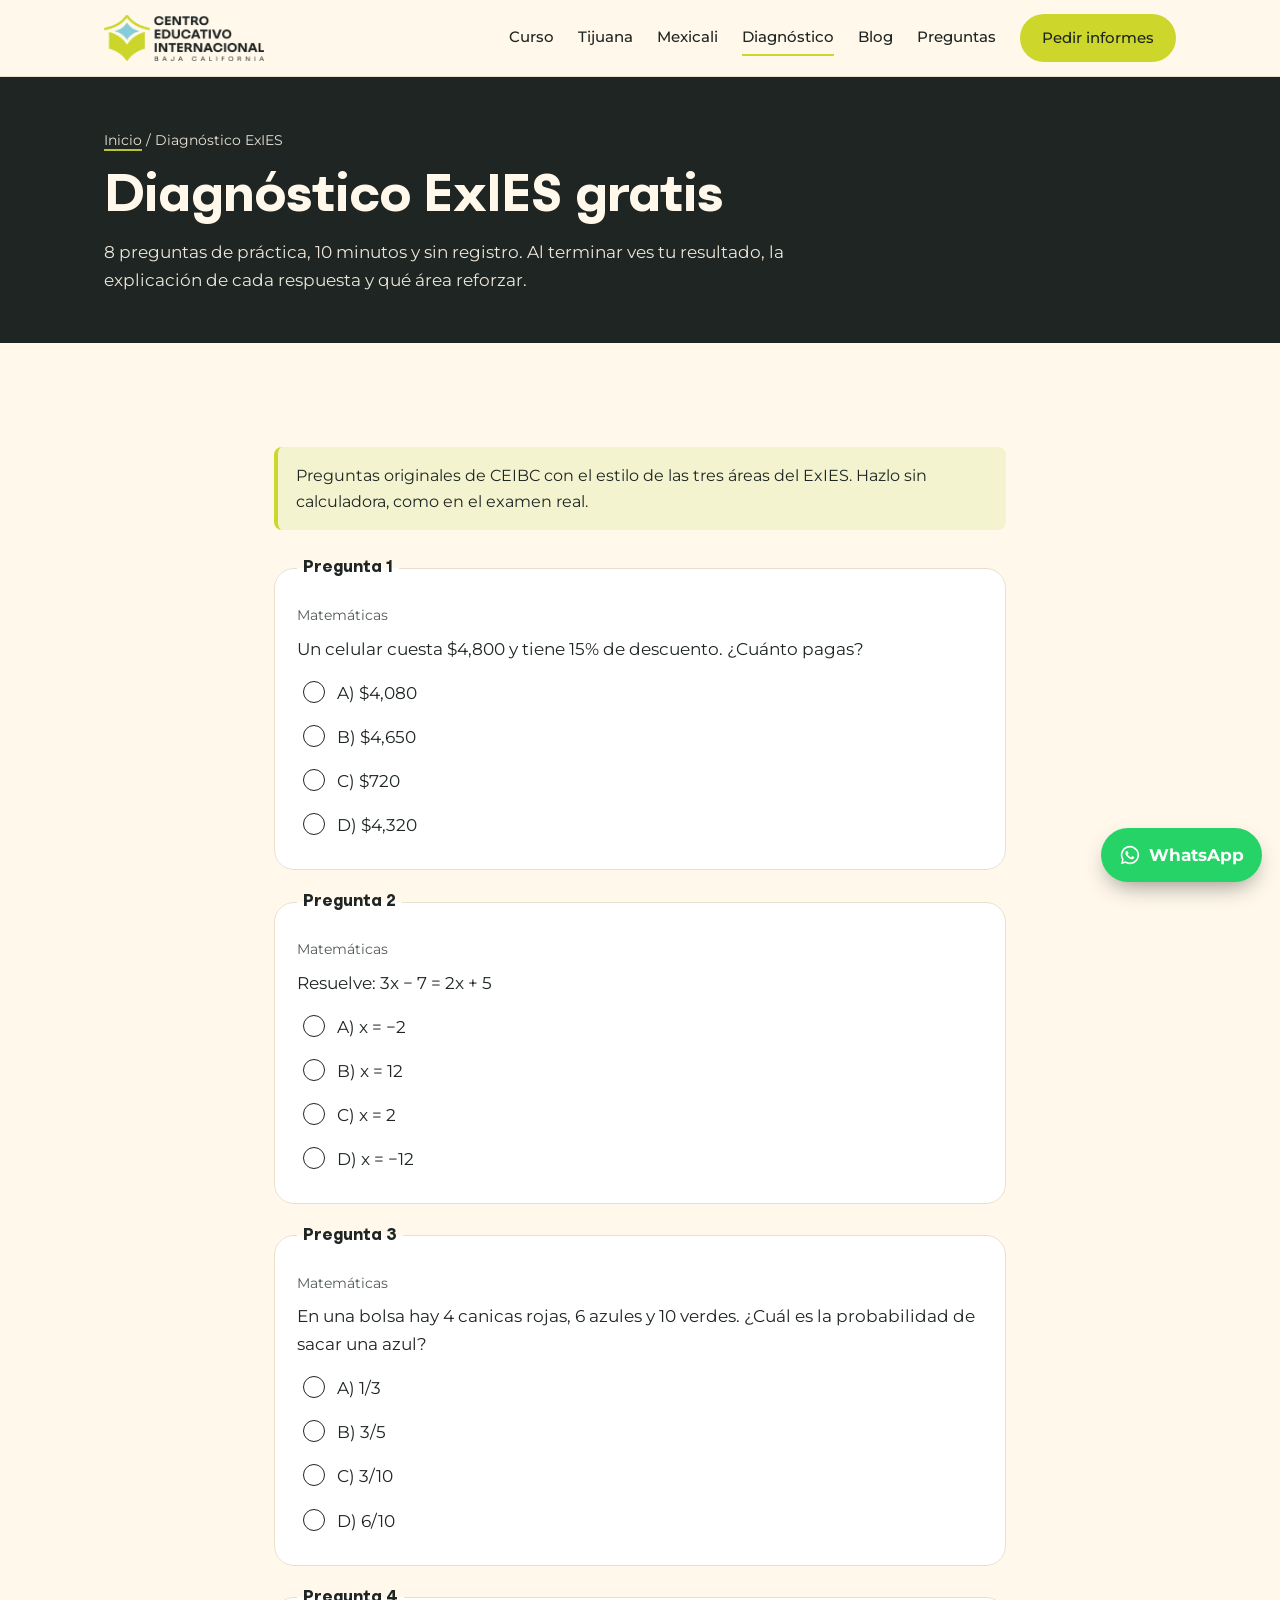
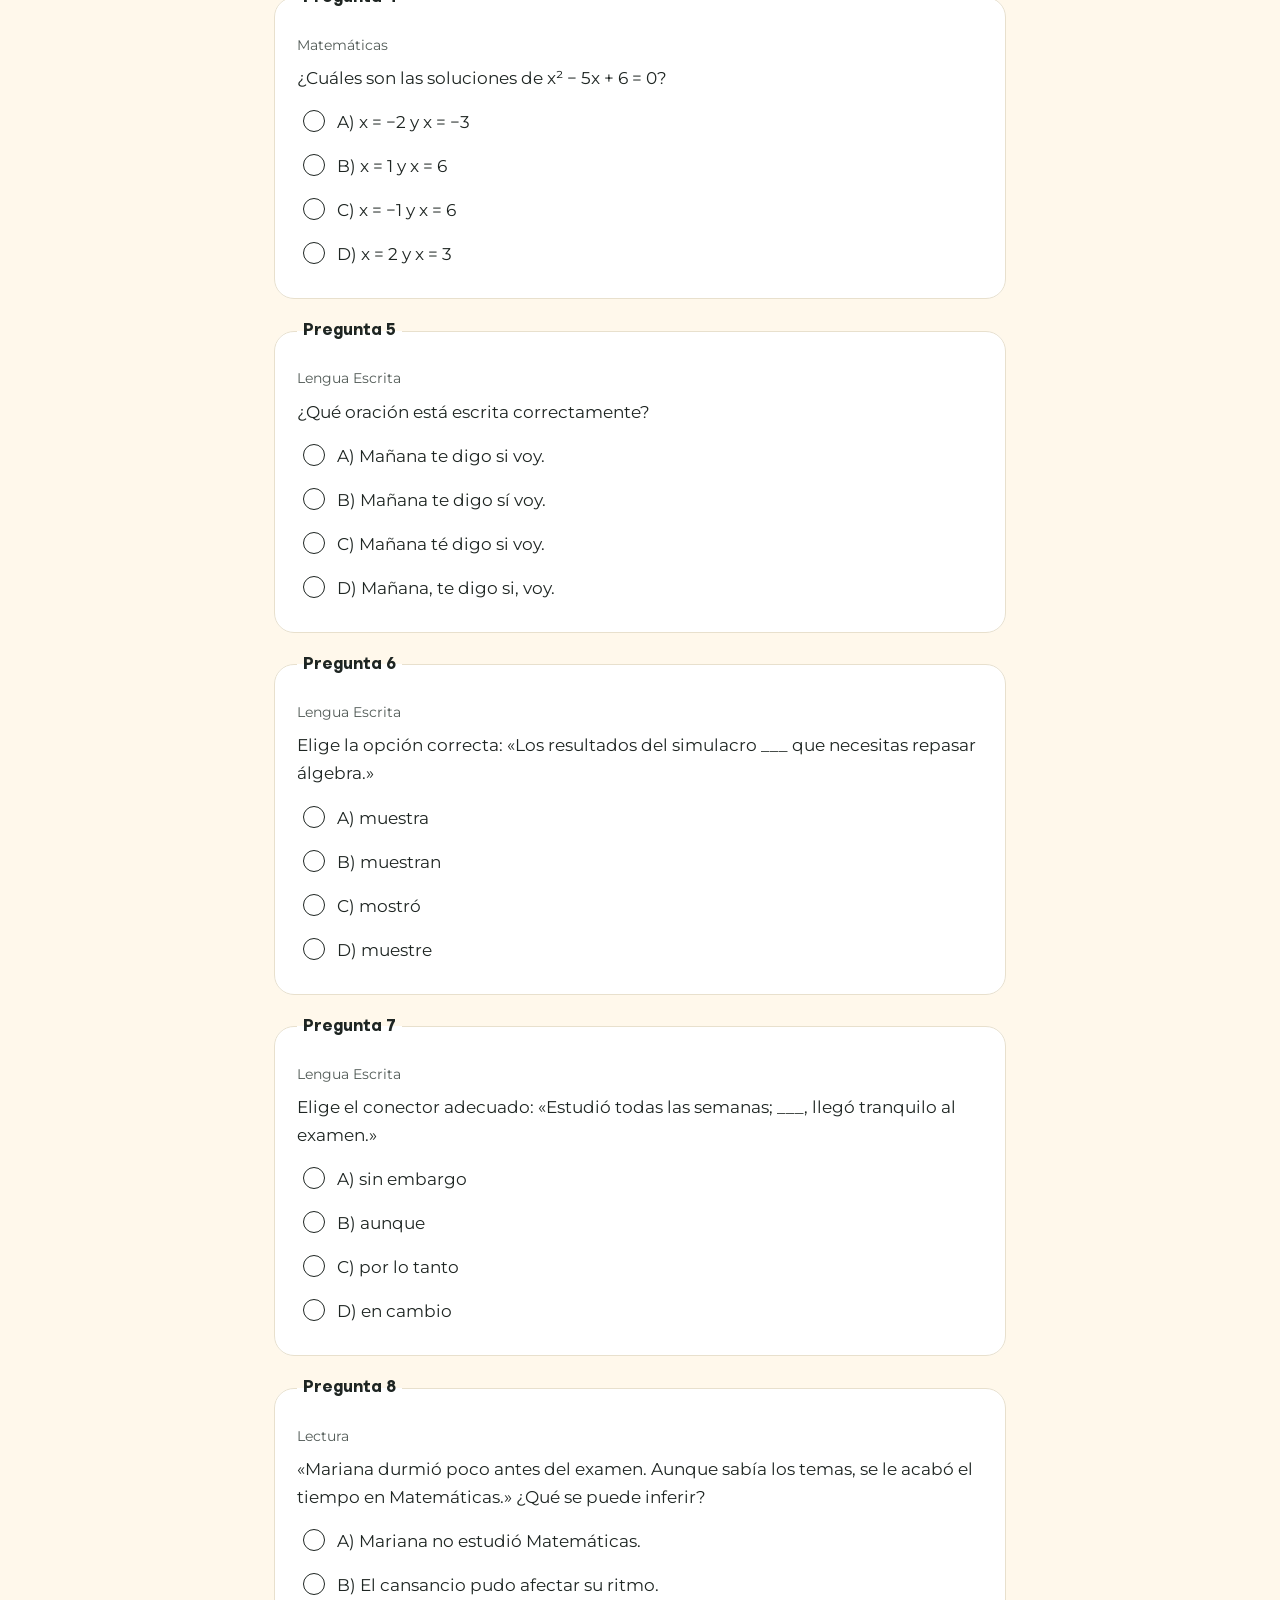
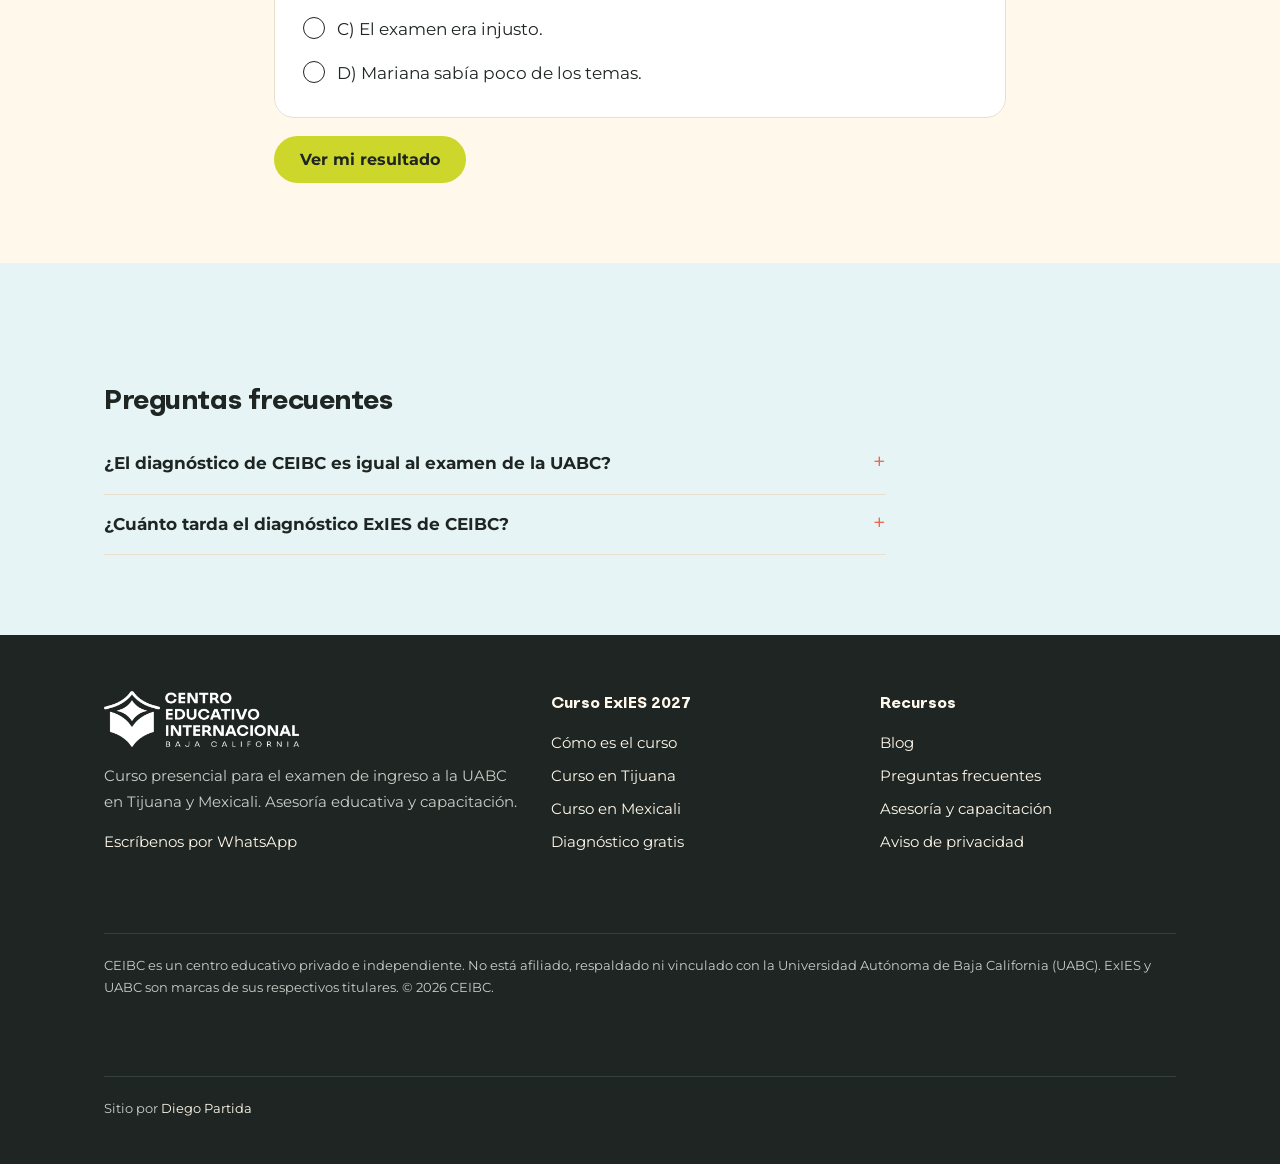
<file: diagnostico-exies.html>
<!doctype html>
<html lang="es-MX">
<head>
<meta charset="utf-8">
<meta name="viewport" content="width=device-width, initial-scale=1">
<title>Diagnóstico ExIES gratis: mide tu nivel para el examen UABC | CEIBC</title>
<meta name="description" content="Responde 8 preguntas de práctica de Lectura, Lengua Escrita y Matemáticas y descubre qué reforzar para el examen de ingreso a la UABC 2027.">
<link rel="canonical" href="https://www.ceibc.mx/diagnostico-exies">
<meta name="robots" content="index, follow, max-image-preview:large, max-snippet:-1">
<meta name="theme-color" content="#fff8eb">
<meta property="og:title" content="Diagnóstico ExIES gratis: mide tu nivel para el examen UABC | CEIBC">
<meta property="og:description" content="Responde 8 preguntas de práctica de Lectura, Lengua Escrita y Matemáticas y descubre qué reforzar para el examen de ingreso a la UABC 2027.">
<meta property="og:type" content="website">
<meta property="og:locale" content="es_MX">
<meta property="og:site_name" content="CEIBC">
<meta property="og:url" content="https://www.ceibc.mx/diagnostico-exies">
<meta property="og:image" content="https://www.ceibc.mx/og-ceibc.png">
<meta property="og:image:width" content="1200"><meta property="og:image:height" content="630">
<meta name="twitter:card" content="summary_large_image">
<meta name="twitter:title" content="Diagnóstico ExIES gratis: mide tu nivel para el examen UABC | CEIBC">
<meta name="twitter:description" content="Responde 8 preguntas de práctica de Lectura, Lengua Escrita y Matemáticas y descubre qué reforzar para el examen de ingreso a la UABC 2027.">
<meta name="twitter:image" content="https://www.ceibc.mx/og-ceibc.png">
<link rel="icon" href="/isotipo-ceibc-32.png" type="image/png" sizes="32x32">
<link rel="apple-touch-icon" href="/isotipo-ceibc-180.png">
<link rel="preconnect" href="https://fonts.googleapis.com"><link rel="preconnect" href="https://fonts.gstatic.com" crossorigin>
<link href="https://fonts.googleapis.com/css2?family=Montserrat:wght@400;500;600;700&display=swap" rel="stylesheet">
<link rel="preload" href="/goli-vf.ttf" as="font" type="font/ttf" crossorigin>
<link rel="stylesheet" href="/styles.css">
<script type="application/ld+json">{"@context": "https://schema.org", "@graph": [{"@type": "EducationalOrganization", "@id": "https://www.ceibc.mx/#org", "name": "CEIBC Centro Educativo Internacional de Baja California", "alternateName": "CEIBC", "url": "https://www.ceibc.mx/", "logo": "https://www.ceibc.mx/isotipo-ceibc-512.png", "areaServed": [{"@type": "City", "name": "Tijuana"}, {"@type": "City", "name": "Mexicali"}], "description": "Centro educativo privado en Baja California. Curso presencial de preparación para el examen de ingreso a la UABC (ExIES), asesoría educativa y capacitación."}, {"@type": "WebSite", "@id": "https://www.ceibc.mx/#website", "url": "https://www.ceibc.mx/", "name": "CEIBC", "inLanguage": "es-MX", "publisher": {"@id": "https://www.ceibc.mx/#org"}}, {"@type": "WebPage", "@id": "https://www.ceibc.mx/diagnostico-exies#webpage", "url": "https://www.ceibc.mx/diagnostico-exies", "name": "Diagnóstico ExIES gratis: mide tu nivel para el examen UABC | CEIBC", "description": "Responde 8 preguntas de práctica de Lectura, Lengua Escrita y Matemáticas y descubre qué reforzar para el examen de ingreso a la UABC 2027.", "isPartOf": {"@id": "https://www.ceibc.mx/#website"}, "about": {"@id": "https://www.ceibc.mx/#org"}, "inLanguage": "es-MX", "dateModified": "2026-10-29", "breadcrumb": {"@id": "https://www.ceibc.mx/diagnostico-exies#breadcrumb"}}, {"@type": "BreadcrumbList", "@id": "https://www.ceibc.mx/diagnostico-exies#breadcrumb", "itemListElement": [{"@type": "ListItem", "position": 1, "name": "Inicio", "item": "https://www.ceibc.mx/"}, {"@type": "ListItem", "position": 2, "name": "Diagnóstico ExIES", "item": "https://www.ceibc.mx/diagnostico-exies"}]}, {"@type": "FAQPage", "@id": "https://www.ceibc.mx/diagnostico-exies#faq", "mainEntity": [{"@type": "Question", "name": "¿El diagnóstico de CEIBC es igual al examen de la UABC?", "acceptedAnswer": {"@type": "Answer", "text": "No. El diagnóstico de CEIBC tiene 8 preguntas originales de práctica con el estilo de las tres áreas del ExIES. Sirve para darte una idea de tu nivel; no usa reactivos del examen real."}}, {"@type": "Question", "name": "¿Cuánto tarda el diagnóstico ExIES de CEIBC?", "acceptedAnswer": {"@type": "Answer", "text": "El diagnóstico gratuito de CEIBC se responde en unos 10 minutos y muestra tu resultado y la explicación de cada respuesta al terminar."}}]}]}</script>
</head>
<body>
<a class="skip" href="#main">Saltar al contenido</a>
<div class="promo-strip" data-promo><div class="wrap"><span>Preventa al 30 de noviembre: inscripción a <b>$500</b> y semana a <b>$480</b>.</span> <a href="/whatsapp?text=Hola%2C%20quiero%20apartar%20mi%20lugar%20en%20el%20curso%20UABC%20con%20el%20precio%20de%20preventa.">Apartar lugar</a></div></div>
<header class="top"><div class="wrap">
<a class="brand" href="/" aria-label="CEIBC inicio"><img class="brand-logo" src="/logo-ceibc.webp" width="700" height="201" alt="CEIBC Centro Educativo Internacional de Baja California"></a>
<button class="menu-btn" aria-expanded="false" aria-controls="nav">Menú</button>
<nav id="nav" class="nav" aria-label="Principal"><a href="/curso-examen-uabc">Curso</a><a href="/curso-examen-uabc-tijuana">Tijuana</a><a href="/curso-examen-uabc-mexicali">Mexicali</a><a href="/diagnostico-exies" aria-current="page">Diagnóstico</a><a href="/blog">Blog</a><a href="/preguntas-frecuentes">Preguntas</a><a class="btn btn-lima" href="/whatsapp?text=Hola%2C%20quiero%20informes%20del%20curso%20para%20el%20examen%20UABC%202027.">Pedir informes</a></nav>
</div></header>
<main id="main">

<div class="page-head"><div class="wrap"><nav class="crumbs" aria-label="Ruta"><a href="/">Inicio</a> / Diagnóstico ExIES</nav>
<h1>Diagnóstico ExIES gratis</h1>
<p>8 preguntas de práctica, 10 minutos y sin registro. Al terminar ves tu resultado, la explicación de cada respuesta y qué área reforzar.</p></div></div>
<section><div class="wrap" style="max-width:780px">
<p class="note">Preguntas originales de CEIBC con el estilo de las tres áreas del ExIES. Hazlo sin calculadora, como en el examen real.</p>
<form id="diag"><fieldset class="q" data-ok="0" data-area="Matemáticas" data-why="El descuento es 0.15 × 4,800 = $720, así que pagas 4,800 − 720 = $4,080."><legend>Pregunta 1</legend><span class="area-tag">Matemáticas</span><p style="margin:0 0 8px">Un celular cuesta $4,800 y tiene 15% de descuento. ¿Cuánto pagas?</p><label><input type="radio" name="q0" value="0"> <span>A) $4,080</span></label><label><input type="radio" name="q0" value="1"> <span>B) $4,650</span></label><label><input type="radio" name="q0" value="2"> <span>C) $720</span></label><label><input type="radio" name="q0" value="3"> <span>D) $4,320</span></label><p class="fb" hidden></p></fieldset><fieldset class="q" data-ok="1" data-area="Matemáticas" data-why="Restas 2x de ambos lados y sumas 7: x = 12."><legend>Pregunta 2</legend><span class="area-tag">Matemáticas</span><p style="margin:0 0 8px">Resuelve: 3x − 7 = 2x + 5</p><label><input type="radio" name="q1" value="0"> <span>A) x = −2</span></label><label><input type="radio" name="q1" value="1"> <span>B) x = 12</span></label><label><input type="radio" name="q1" value="2"> <span>C) x = 2</span></label><label><input type="radio" name="q1" value="3"> <span>D) x = −12</span></label><p class="fb" hidden></p></fieldset><fieldset class="q" data-ok="2" data-area="Matemáticas" data-why="Hay 6 azules de 20 canicas: 6/20 = 3/10."><legend>Pregunta 3</legend><span class="area-tag">Matemáticas</span><p style="margin:0 0 8px">En una bolsa hay 4 canicas rojas, 6 azules y 10 verdes. ¿Cuál es la probabilidad de sacar una azul?</p><label><input type="radio" name="q2" value="0"> <span>A) 1/3</span></label><label><input type="radio" name="q2" value="1"> <span>B) 3/5</span></label><label><input type="radio" name="q2" value="2"> <span>C) 3/10</span></label><label><input type="radio" name="q2" value="3"> <span>D) 6/10</span></label><p class="fb" hidden></p></fieldset><fieldset class="q" data-ok="3" data-area="Matemáticas" data-why="Se factoriza como (x − 2)(x − 3) = 0, así que x = 2 o x = 3."><legend>Pregunta 4</legend><span class="area-tag">Matemáticas</span><p style="margin:0 0 8px">¿Cuáles son las soluciones de x² − 5x + 6 = 0?</p><label><input type="radio" name="q3" value="0"> <span>A) x = −2 y x = −3</span></label><label><input type="radio" name="q3" value="1"> <span>B) x = 1 y x = 6</span></label><label><input type="radio" name="q3" value="2"> <span>C) x = −1 y x = 6</span></label><label><input type="radio" name="q3" value="3"> <span>D) x = 2 y x = 3</span></label><p class="fb" hidden></p></fieldset><fieldset class="q" data-ok="0" data-area="Lengua Escrita" data-why="«Si» condicional no lleva tilde y «te» pronombre tampoco; no hacen falta comas."><legend>Pregunta 5</legend><span class="area-tag">Lengua Escrita</span><p style="margin:0 0 8px">¿Qué oración está escrita correctamente?</p><label><input type="radio" name="q4" value="0"> <span>A) Mañana te digo si voy.</span></label><label><input type="radio" name="q4" value="1"> <span>B) Mañana te digo sí voy.</span></label><label><input type="radio" name="q4" value="2"> <span>C) Mañana té digo si voy.</span></label><label><input type="radio" name="q4" value="3"> <span>D) Mañana, te digo si, voy.</span></label><p class="fb" hidden></p></fieldset><fieldset class="q" data-ok="1" data-area="Lengua Escrita" data-why="El sujeto es plural (los resultados), así que el verbo va en plural: muestran."><legend>Pregunta 6</legend><span class="area-tag">Lengua Escrita</span><p style="margin:0 0 8px">Elige la opción correcta: «Los resultados del simulacro ___ que necesitas repasar álgebra.»</p><label><input type="radio" name="q5" value="0"> <span>A) muestra</span></label><label><input type="radio" name="q5" value="1"> <span>B) muestran</span></label><label><input type="radio" name="q5" value="2"> <span>C) mostró</span></label><label><input type="radio" name="q5" value="3"> <span>D) muestre</span></label><p class="fb" hidden></p></fieldset><fieldset class="q" data-ok="2" data-area="Lengua Escrita" data-why="La segunda idea es consecuencia de la primera, por eso el conector es «por lo tanto»."><legend>Pregunta 7</legend><span class="area-tag">Lengua Escrita</span><p style="margin:0 0 8px">Elige el conector adecuado: «Estudió todas las semanas; ___, llegó tranquilo al examen.»</p><label><input type="radio" name="q6" value="0"> <span>A) sin embargo</span></label><label><input type="radio" name="q6" value="1"> <span>B) aunque</span></label><label><input type="radio" name="q6" value="2"> <span>C) por lo tanto</span></label><label><input type="radio" name="q6" value="3"> <span>D) en cambio</span></label><p class="fb" hidden></p></fieldset><fieldset class="q" data-ok="1" data-area="Lectura" data-why="El texto dice que sabía los temas y que durmió poco; lo razonable es inferir que el cansancio afectó su ritmo."><legend>Pregunta 8</legend><span class="area-tag">Lectura</span><p style="margin:0 0 8px">«Mariana durmió poco antes del examen. Aunque sabía los temas, se le acabó el tiempo en Matemáticas.» ¿Qué se puede inferir?</p><label><input type="radio" name="q7" value="0"> <span>A) Mariana no estudió Matemáticas.</span></label><label><input type="radio" name="q7" value="1"> <span>B) El cansancio pudo afectar su ritmo.</span></label><label><input type="radio" name="q7" value="2"> <span>C) El examen era injusto.</span></label><label><input type="radio" name="q7" value="3"> <span>D) Mariana sabía poco de los temas.</span></label><p class="fb" hidden></p></fieldset>
<button class="btn btn-lima" type="submit">Ver mi resultado</button>
</form>
<div id="result" class="result" hidden aria-live="polite"><div class="score" id="score"></div><p id="msg"></p>
<a id="wa-result" class="btn btn-lima" data-base="/whatsapp?text=" href="/whatsapp?text=Hola%2C%20quiero%20informes%20del%20curso%20para%20el%20examen%20UABC%202027.">Enviar mi resultado por WhatsApp</a></div>
</div></section>
<section class="alt"><div class="wrap prose"><h2>Preguntas frecuentes</h2><div class="faq"><details><summary>¿El diagnóstico de CEIBC es igual al examen de la UABC?</summary><p>No. El diagnóstico de CEIBC tiene 8 preguntas originales de práctica con el estilo de las tres áreas del ExIES. Sirve para darte una idea de tu nivel; no usa reactivos del examen real.</p></details><details><summary>¿Cuánto tarda el diagnóstico ExIES de CEIBC?</summary><p>El diagnóstico gratuito de CEIBC se responde en unos 10 minutos y muestra tu resultado y la explicación de cada respuesta al terminar.</p></details></div></div></section>

</main>
<footer class="foot"><div class="wrap">
<div><a class="brand" href="/"><img class="brand-logo" src="/logo-ceibc-blanco.webp" width="700" height="201" alt="CEIBC Centro Educativo Internacional de Baja California" loading="lazy"></a>
<p style="margin-top:16px;max-width:30em">Curso presencial para el examen de ingreso a la UABC en Tijuana y Mexicali. Asesoría educativa y capacitación.</p>
<p><a href="/whatsapp?text=Hola%2C%20quiero%20informes%20del%20curso%20para%20el%20examen%20UABC%202027.">Escríbenos por WhatsApp</a></p></div>
<div><h4>Curso ExIES 2027</h4><ul>
<li><a href="/curso-examen-uabc">Cómo es el curso</a></li>
<li><a href="/curso-examen-uabc-tijuana">Curso en Tijuana</a></li>
<li><a href="/curso-examen-uabc-mexicali">Curso en Mexicali</a></li>
<li><a href="/diagnostico-exies">Diagnóstico gratis</a></li></ul></div>
<div><h4>Recursos</h4><ul>
<li><a href="/blog">Blog</a></li>
<li><a href="/preguntas-frecuentes">Preguntas frecuentes</a></li>
<li><a href="/asesoria-y-capacitacion">Asesoría y capacitación</a></li>
<li><a href="/aviso-de-privacidad">Aviso de privacidad</a></li></ul></div>
<p class="legal">CEIBC es un centro educativo privado e independiente. No está afiliado, respaldado ni vinculado con la Universidad Autónoma de Baja California (UABC). ExIES y UABC son marcas de sus respectivos titulares. © 2026 CEIBC.</p>
<p class="legal credit">Sitio por <a href="https://diegopartida.com" target="_blank" rel="noopener">Diego Partida</a></p>
</div></footer>
<a class="wa" href="/whatsapp?text=Hola%2C%20quiero%20informes%20del%20curso%20para%20el%20examen%20UABC%202027." aria-label="Escríbenos por WhatsApp"><svg viewBox="0 0 24 24" fill="currentColor" aria-hidden="true"><path d="M12 2a10 10 0 0 0-8.6 15.1L2 22l5-1.3A10 10 0 1 0 12 2zm0 18.2c-1.5 0-3-.4-4.3-1.2l-.3-.2-3 .8.8-2.9-.2-.3A8.2 8.2 0 1 1 12 20.2zm4.5-6.1c-.2-.1-1.5-.7-1.7-.8-.2-.1-.4-.1-.6.1l-.8 1c-.1.2-.3.2-.5.1a6.7 6.7 0 0 1-3.3-2.9c-.2-.4.2-.4.7-1.3.1-.2 0-.3 0-.4l-.8-1.8c-.2-.5-.4-.4-.6-.4h-.5c-.2 0-.4.1-.6.3-.2.2-.8.8-.8 2s.8 2.3.9 2.5c.1.2 1.6 2.5 4 3.5 1.5.6 2.1.7 2.8.6.5-.1 1.5-.6 1.7-1.2.2-.6.2-1.1.2-1.2-.1-.1-.3-.2-.5-.3z"/></svg><span>WhatsApp</span></a>
<script src="/main.js" defer></script>
</body>
</html>
</file>
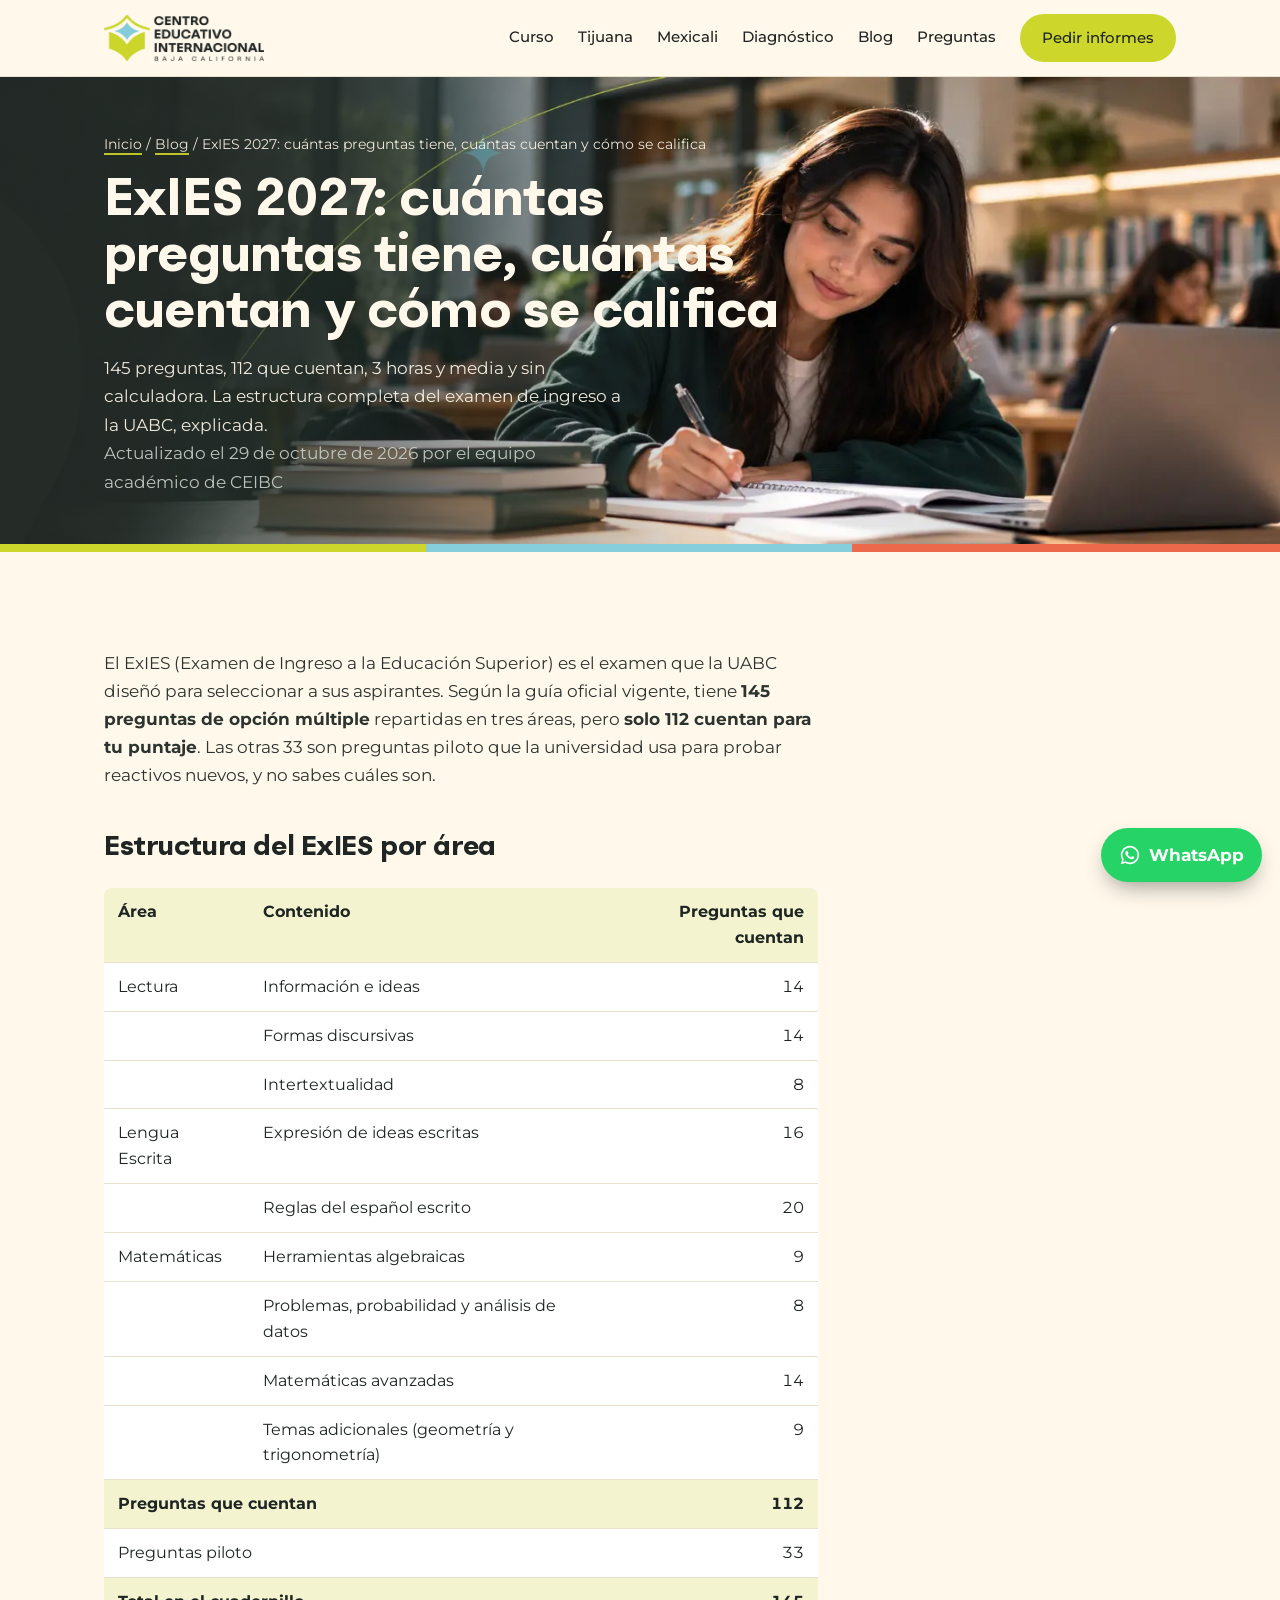
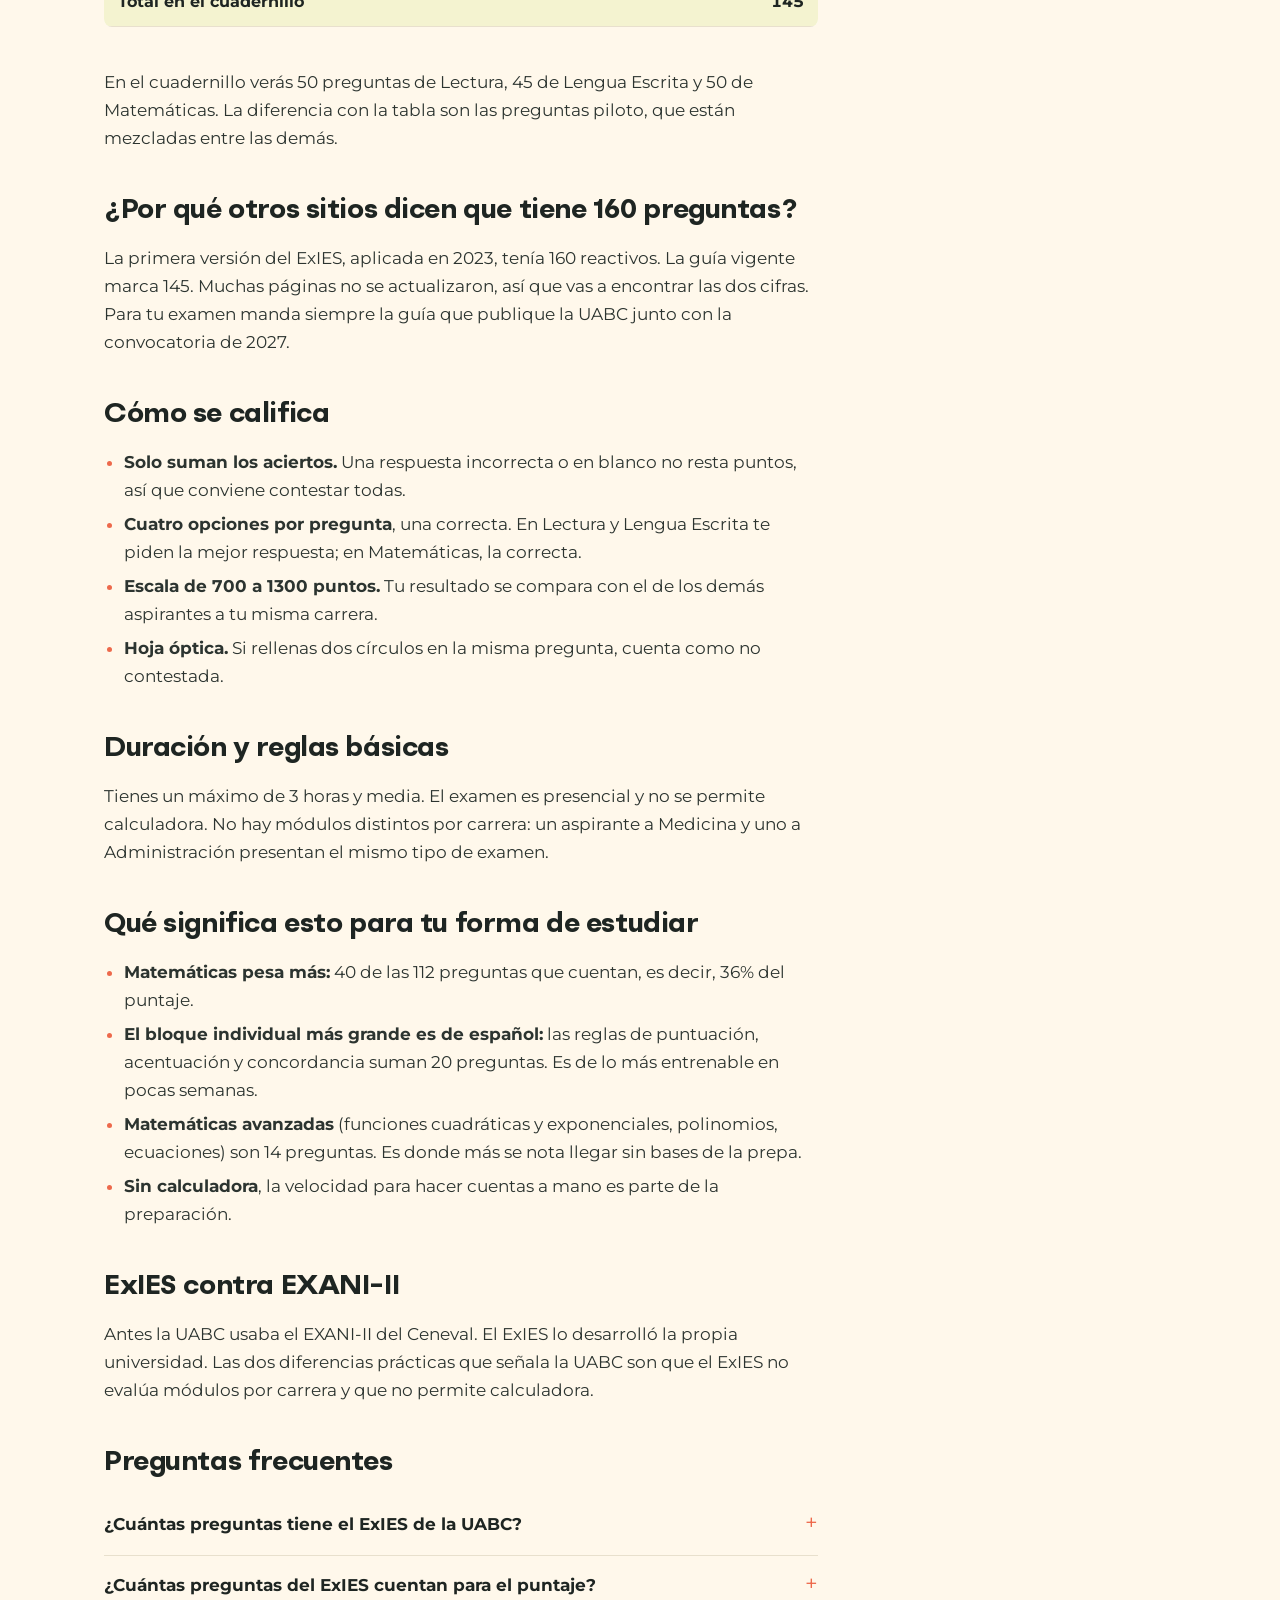
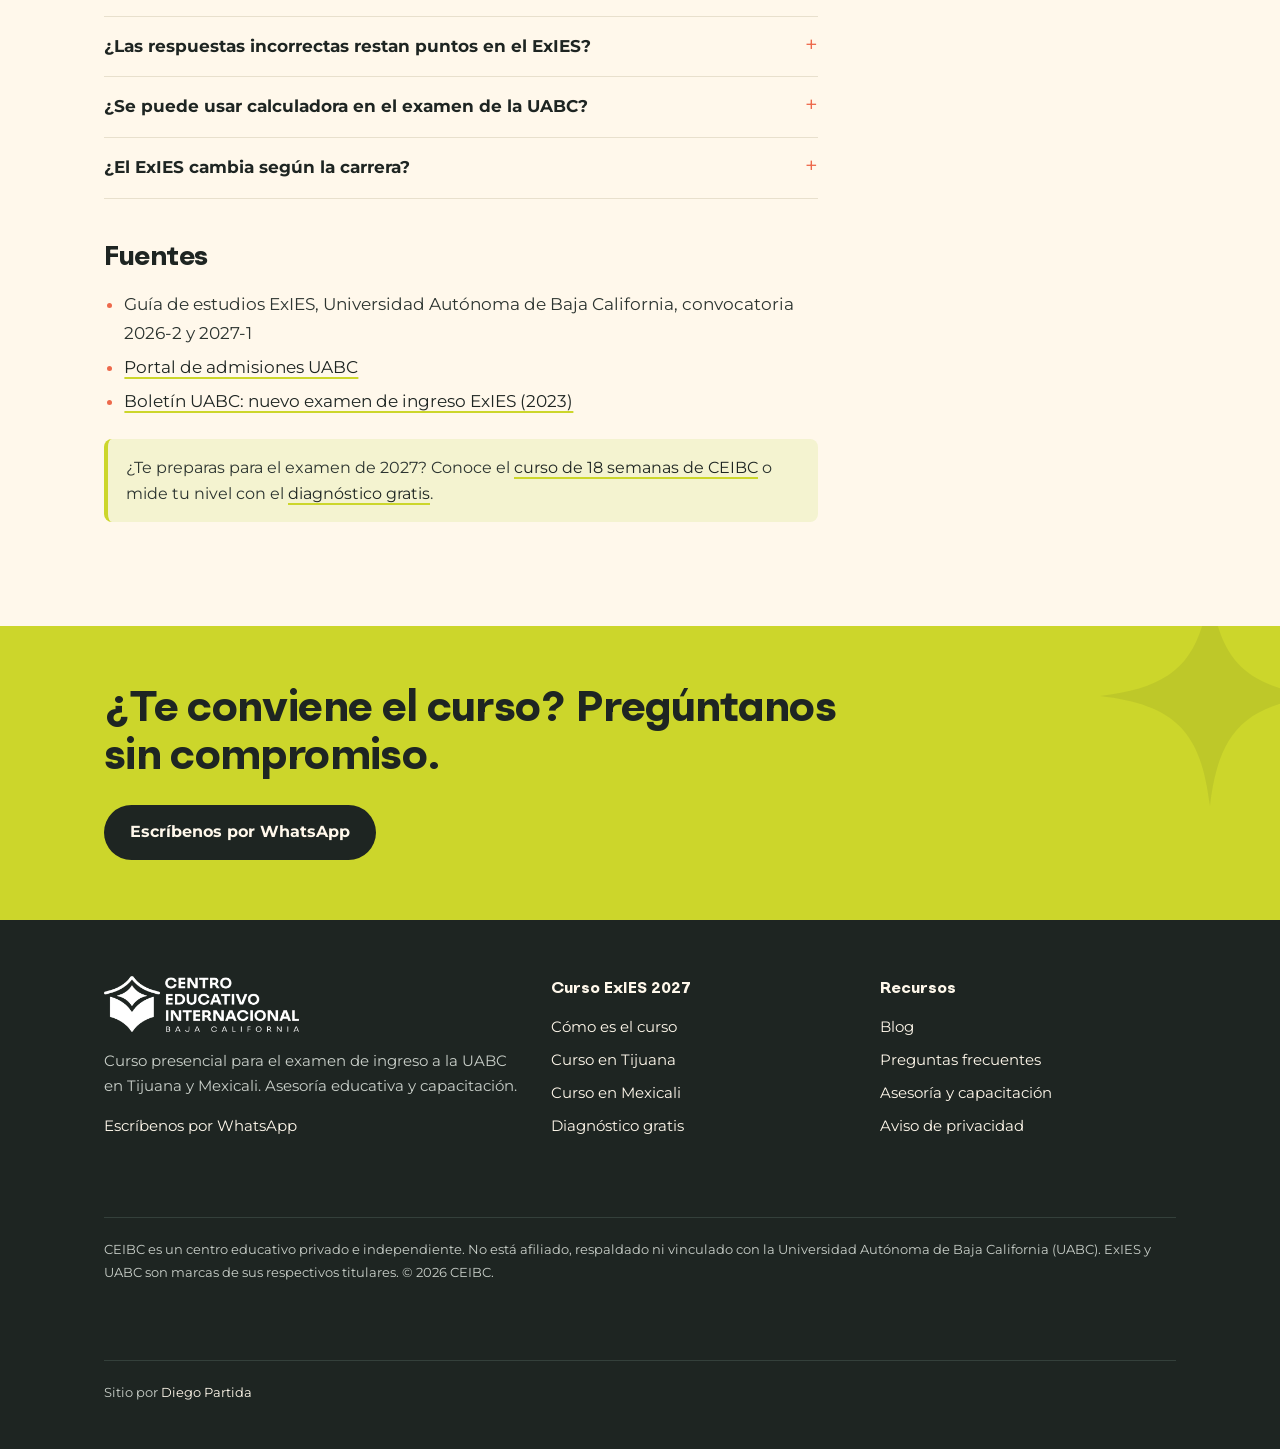
<file: exies-cuantas-preguntas-tiene.html>
<!doctype html>
<html lang="es-MX">
<head>
<meta charset="utf-8">
<meta name="viewport" content="width=device-width, initial-scale=1">
<title>ExIES 2027: cuántas preguntas tiene y cuántas cuentan | CEIBC</title>
<meta name="description" content="El ExIES de la UABC tiene 145 preguntas, pero solo 112 cuentan para tu puntaje. Estructura por área, cómo se califica y qué significa para tu estudio.">
<link rel="canonical" href="https://www.ceibc.mx/exies-cuantas-preguntas-tiene">
<meta name="robots" content="index, follow, max-image-preview:large, max-snippet:-1">
<meta name="theme-color" content="#fff8eb">
<meta property="og:title" content="ExIES 2027: cuántas preguntas tiene y cuántas cuentan | CEIBC">
<meta property="og:description" content="El ExIES de la UABC tiene 145 preguntas, pero solo 112 cuentan para tu puntaje. Estructura por área, cómo se califica y qué significa para tu estudio.">
<meta property="og:type" content="article">
<meta property="og:locale" content="es_MX">
<meta property="og:site_name" content="CEIBC">
<meta property="og:url" content="https://www.ceibc.mx/exies-cuantas-preguntas-tiene">
<meta property="og:image" content="https://www.ceibc.mx/og-ceibc.png">
<meta property="og:image:width" content="1200"><meta property="og:image:height" content="630">
<meta name="twitter:card" content="summary_large_image">
<meta name="twitter:title" content="ExIES 2027: cuántas preguntas tiene y cuántas cuentan | CEIBC">
<meta name="twitter:description" content="El ExIES de la UABC tiene 145 preguntas, pero solo 112 cuentan para tu puntaje. Estructura por área, cómo se califica y qué significa para tu estudio.">
<meta name="twitter:image" content="https://www.ceibc.mx/og-ceibc.png">
<link rel="icon" href="/isotipo-ceibc-32.png" type="image/png" sizes="32x32">
<link rel="apple-touch-icon" href="/isotipo-ceibc-180.png">
<link rel="preconnect" href="https://fonts.googleapis.com"><link rel="preconnect" href="https://fonts.gstatic.com" crossorigin>
<link href="https://fonts.googleapis.com/css2?family=Montserrat:wght@400;500;600;700&display=swap" rel="stylesheet">
<link rel="preload" href="/goli-vf.ttf" as="font" type="font/ttf" crossorigin>
<link rel="stylesheet" href="/styles.css">
<link rel="preload" as="image" href="/header-blog-1600.webp" imagesrcset="/header-blog-900.webp 900w, /header-blog-1600.webp 1600w" imagesizes="100vw">
<script type="application/ld+json">{"@context": "https://schema.org", "@graph": [{"@type": "EducationalOrganization", "@id": "https://www.ceibc.mx/#org", "name": "CEIBC Centro Educativo Internacional de Baja California", "alternateName": "CEIBC", "url": "https://www.ceibc.mx/", "logo": "https://www.ceibc.mx/isotipo-ceibc-512.png", "areaServed": [{"@type": "City", "name": "Tijuana"}, {"@type": "City", "name": "Mexicali"}], "description": "Centro educativo privado en Baja California. Curso presencial de preparación para el examen de ingreso a la UABC (ExIES), asesoría educativa y capacitación."}, {"@type": "WebSite", "@id": "https://www.ceibc.mx/#website", "url": "https://www.ceibc.mx/", "name": "CEIBC", "inLanguage": "es-MX", "publisher": {"@id": "https://www.ceibc.mx/#org"}}, {"@type": "WebPage", "@id": "https://www.ceibc.mx/exies-cuantas-preguntas-tiene#webpage", "url": "https://www.ceibc.mx/exies-cuantas-preguntas-tiene", "name": "ExIES 2027: cuántas preguntas tiene y cuántas cuentan | CEIBC", "description": "El ExIES de la UABC tiene 145 preguntas, pero solo 112 cuentan para tu puntaje. Estructura por área, cómo se califica y qué significa para tu estudio.", "isPartOf": {"@id": "https://www.ceibc.mx/#website"}, "about": {"@id": "https://www.ceibc.mx/#org"}, "inLanguage": "es-MX", "dateModified": "2026-10-29", "breadcrumb": {"@id": "https://www.ceibc.mx/exies-cuantas-preguntas-tiene#breadcrumb"}}, {"@type": "BreadcrumbList", "@id": "https://www.ceibc.mx/exies-cuantas-preguntas-tiene#breadcrumb", "itemListElement": [{"@type": "ListItem", "position": 1, "name": "Inicio", "item": "https://www.ceibc.mx/"}, {"@type": "ListItem", "position": 2, "name": "Blog", "item": "https://www.ceibc.mx/blog"}, {"@type": "ListItem", "position": 3, "name": "ExIES 2027: cuántas preguntas tiene, cuántas cuentan y cómo se califica", "item": "https://www.ceibc.mx/exies-cuantas-preguntas-tiene"}]}, {"@type": "FAQPage", "@id": "https://www.ceibc.mx/exies-cuantas-preguntas-tiene#faq", "mainEntity": [{"@type": "Question", "name": "¿Cuántas preguntas tiene el ExIES de la UABC?", "acceptedAnswer": {"@type": "Answer", "text": "El ExIES de la UABC tiene 145 preguntas de opción múltiple según la guía vigente: 50 de Lectura, 45 de Lengua Escrita y 50 de Matemáticas."}}, {"@type": "Question", "name": "¿Cuántas preguntas del ExIES cuentan para el puntaje?", "acceptedAnswer": {"@type": "Answer", "text": "De las 145 preguntas del ExIES, 112 cuentan para el puntaje: 36 de Lectura, 36 de Lengua Escrita y 40 de Matemáticas. Las otras 33 son preguntas piloto que no se califican."}}, {"@type": "Question", "name": "¿Las respuestas incorrectas restan puntos en el ExIES?", "acceptedAnswer": {"@type": "Answer", "text": "No. En el ExIES de la UABC solo suman las respuestas correctas; las incorrectas o en blanco no restan, por lo que conviene contestar todas las preguntas."}}, {"@type": "Question", "name": "¿Se puede usar calculadora en el examen de la UABC?", "acceptedAnswer": {"@type": "Answer", "text": "No. En el ExIES de la UABC no se permite usar calculadora; las operaciones de Matemáticas se hacen a mano."}}, {"@type": "Question", "name": "¿El ExIES cambia según la carrera?", "acceptedAnswer": {"@type": "Answer", "text": "No. El ExIES evalúa las mismas tres áreas, Lectura, Lengua Escrita y Matemáticas, para todas las carreras de la UABC y no incluye módulos específicos por carrera."}}]}, {"@type": "Article", "@id": "https://www.ceibc.mx/exies-cuantas-preguntas-tiene#article", "headline": "ExIES 2027: cuántas preguntas tiene, cuántas cuentan y cómo se califica", "description": "El ExIES de la UABC tiene 145 preguntas, pero solo 112 cuentan para tu puntaje. Estructura por área, cómo se califica y qué significa para tu estudio.", "datePublished": "2026-10-29", "dateModified": "2026-10-29", "inLanguage": "es-MX", "author": {"@id": "https://www.ceibc.mx/#org"}, "publisher": {"@id": "https://www.ceibc.mx/#org"}, "mainEntityOfPage": {"@id": "https://www.ceibc.mx/exies-cuantas-preguntas-tiene#webpage"}, "image": "https://www.ceibc.mx/og-ceibc.png"}]}</script>
</head>
<body>
<a class="skip" href="#main">Saltar al contenido</a>
<div class="promo-strip" data-promo><div class="wrap"><span>Preventa al 30 de noviembre: inscripción a <b>$500</b> y semana a <b>$480</b>.</span> <a href="/whatsapp?text=Hola%2C%20quiero%20apartar%20mi%20lugar%20en%20el%20curso%20UABC%20con%20el%20precio%20de%20preventa.">Apartar lugar</a></div></div>
<header class="top"><div class="wrap">
<a class="brand" href="/" aria-label="CEIBC inicio"><img class="brand-logo" src="/logo-ceibc.webp" width="700" height="201" alt="CEIBC Centro Educativo Internacional de Baja California"></a>
<button class="menu-btn" aria-expanded="false" aria-controls="nav">Menú</button>
<nav id="nav" class="nav" aria-label="Principal"><a href="/curso-examen-uabc">Curso</a><a href="/curso-examen-uabc-tijuana">Tijuana</a><a href="/curso-examen-uabc-mexicali">Mexicali</a><a href="/diagnostico-exies">Diagnóstico</a><a href="/blog">Blog</a><a href="/preguntas-frecuentes">Preguntas</a><a class="btn btn-lima" href="/whatsapp?text=Hola%2C%20quiero%20informes%20del%20curso%20para%20el%20examen%20UABC%202027.">Pedir informes</a></nav>
</div></header>
<main id="main">

<div class="page-head has-img"><img class="ph-img" src="/header-blog-1600.webp" srcset="/header-blog-900.webp 900w, /header-blog-1600.webp 1600w" sizes="100vw" width="1600" height="533" fetchpriority="high" alt="Estudiante tomando notas para el examen de admisión UABC"><div class="wrap"><nav class="crumbs" aria-label="Ruta"><a href="/">Inicio</a> / <a href="/blog">Blog</a> / ExIES 2027: cuántas preguntas tiene, cuántas cuentan y cómo se califica</nav>
<h1>ExIES 2027: cuántas preguntas tiene, cuántas cuentan y cómo se califica</h1><p>145 preguntas, 112 que cuentan, 3 horas y media y sin calculadora. La estructura completa del examen de ingreso a la UABC, explicada.</p><p class="meta">Actualizado el 29 de octubre de 2026 por el equipo académico de CEIBC</p></div></div>
<section><div class="wrap"><article class="prose">

<p>El ExIES (Examen de Ingreso a la Educación Superior) es el examen que la UABC diseñó para seleccionar a sus aspirantes. Según la guía oficial vigente, tiene <strong>145 preguntas de opción múltiple</strong> repartidas en tres áreas, pero <strong>solo 112 cuentan para tu puntaje</strong>. Las otras 33 son preguntas piloto que la universidad usa para probar reactivos nuevos, y no sabes cuáles son.</p>
<h2>Estructura del ExIES por área</h2>
<div class="tbl-wrap"><table class="tbl">
<thead><tr><th>Área</th><th>Contenido</th><th class="r">Preguntas que cuentan</th></tr></thead>
<tbody>
<tr><td>Lectura</td><td>Información e ideas</td><td class="r">14</td></tr>
<tr><td></td><td>Formas discursivas</td><td class="r">14</td></tr>
<tr><td></td><td>Intertextualidad</td><td class="r">8</td></tr>
<tr><td>Lengua Escrita</td><td>Expresión de ideas escritas</td><td class="r">16</td></tr>
<tr><td></td><td>Reglas del español escrito</td><td class="r">20</td></tr>
<tr><td>Matemáticas</td><td>Herramientas algebraicas</td><td class="r">9</td></tr>
<tr><td></td><td>Problemas, probabilidad y análisis de datos</td><td class="r">8</td></tr>
<tr><td></td><td>Matemáticas avanzadas</td><td class="r">14</td></tr>
<tr><td></td><td>Temas adicionales (geometría y trigonometría)</td><td class="r">9</td></tr>
<tr><th colspan="2">Preguntas que cuentan</th><th class="r">112</th></tr>
<tr><td colspan="2">Preguntas piloto</td><td class="r">33</td></tr>
<tr><th colspan="2">Total en el cuadernillo</th><th class="r">145</th></tr>
</tbody></table></div>
<p>En el cuadernillo verás 50 preguntas de Lectura, 45 de Lengua Escrita y 50 de Matemáticas. La diferencia con la tabla son las preguntas piloto, que están mezcladas entre las demás.</p>
<h2>¿Por qué otros sitios dicen que tiene 160 preguntas?</h2>
<p>La primera versión del ExIES, aplicada en 2023, tenía 160 reactivos. La guía vigente marca 145. Muchas páginas no se actualizaron, así que vas a encontrar las dos cifras. Para tu examen manda siempre la guía que publique la UABC junto con la convocatoria de 2027.</p>
<h2>Cómo se califica</h2>
<ul>
<li><strong>Solo suman los aciertos.</strong> Una respuesta incorrecta o en blanco no resta puntos, así que conviene contestar todas.</li>
<li><strong>Cuatro opciones por pregunta</strong>, una correcta. En Lectura y Lengua Escrita te piden la mejor respuesta; en Matemáticas, la correcta.</li>
<li><strong>Escala de 700 a 1300 puntos.</strong> Tu resultado se compara con el de los demás aspirantes a tu misma carrera.</li>
<li><strong>Hoja óptica.</strong> Si rellenas dos círculos en la misma pregunta, cuenta como no contestada.</li>
</ul>
<h2>Duración y reglas básicas</h2>
<p>Tienes un máximo de 3 horas y media. El examen es presencial y no se permite calculadora. No hay módulos distintos por carrera: un aspirante a Medicina y uno a Administración presentan el mismo tipo de examen.</p>
<h2>Qué significa esto para tu forma de estudiar</h2>
<ul>
<li><strong>Matemáticas pesa más:</strong> 40 de las 112 preguntas que cuentan, es decir, 36% del puntaje.</li>
<li><strong>El bloque individual más grande es de español:</strong> las reglas de puntuación, acentuación y concordancia suman 20 preguntas. Es de lo más entrenable en pocas semanas.</li>
<li><strong>Matemáticas avanzadas</strong> (funciones cuadráticas y exponenciales, polinomios, ecuaciones) son 14 preguntas. Es donde más se nota llegar sin bases de la prepa.</li>
<li><strong>Sin calculadora</strong>, la velocidad para hacer cuentas a mano es parte de la preparación.</li>
</ul>
<h2>ExIES contra EXANI-II</h2>
<p>Antes la UABC usaba el EXANI-II del Ceneval. El ExIES lo desarrolló la propia universidad. Las dos diferencias prácticas que señala la UABC son que el ExIES no evalúa módulos por carrera y que no permite calculadora.</p>

<h2>Preguntas frecuentes</h2><div class="faq"><details><summary>¿Cuántas preguntas tiene el ExIES de la UABC?</summary><p>El ExIES de la UABC tiene 145 preguntas de opción múltiple según la guía vigente: 50 de Lectura, 45 de Lengua Escrita y 50 de Matemáticas.</p></details><details><summary>¿Cuántas preguntas del ExIES cuentan para el puntaje?</summary><p>De las 145 preguntas del ExIES, 112 cuentan para el puntaje: 36 de Lectura, 36 de Lengua Escrita y 40 de Matemáticas. Las otras 33 son preguntas piloto que no se califican.</p></details><details><summary>¿Las respuestas incorrectas restan puntos en el ExIES?</summary><p>No. En el ExIES de la UABC solo suman las respuestas correctas; las incorrectas o en blanco no restan, por lo que conviene contestar todas las preguntas.</p></details><details><summary>¿Se puede usar calculadora en el examen de la UABC?</summary><p>No. En el ExIES de la UABC no se permite usar calculadora; las operaciones de Matemáticas se hacen a mano.</p></details><details><summary>¿El ExIES cambia según la carrera?</summary><p>No. El ExIES evalúa las mismas tres áreas, Lectura, Lengua Escrita y Matemáticas, para todas las carreras de la UABC y no incluye módulos específicos por carrera.</p></details></div>
<h2>Fuentes</h2><ul><li>Guía de estudios ExIES, Universidad Autónoma de Baja California, convocatoria 2026-2 y 2027-1</li><li><a href="https://admisiones.uabc.mx/" rel="nofollow noopener">Portal de admisiones UABC</a></li><li><a href="https://comunicacioninstitucional.uabc.mx/v1/file-download/download/public/83988" rel="nofollow noopener">Boletín UABC: nuevo examen de ingreso ExIES (2023)</a></li></ul>
<p class="note">¿Te preparas para el examen de 2027? Conoce el <a href="/curso-examen-uabc">curso de 18 semanas de CEIBC</a> o mide tu nivel con el <a href="/diagnostico-exies">diagnóstico gratis</a>.</p>
</article></div></section>
<section class="cta"><div class="wrap"><h2>¿Te conviene el curso? Pregúntanos sin compromiso.</h2><a class="btn" href="/whatsapp?text=Hola%2C%20quiero%20informes%20del%20curso%20para%20el%20examen%20UABC%202027.">Escríbenos por WhatsApp</a></div></section>

</main>
<footer class="foot"><div class="wrap">
<div><a class="brand" href="/"><img class="brand-logo" src="/logo-ceibc-blanco.webp" width="700" height="201" alt="CEIBC Centro Educativo Internacional de Baja California" loading="lazy"></a>
<p style="margin-top:16px;max-width:30em">Curso presencial para el examen de ingreso a la UABC en Tijuana y Mexicali. Asesoría educativa y capacitación.</p>
<p><a href="/whatsapp?text=Hola%2C%20quiero%20informes%20del%20curso%20para%20el%20examen%20UABC%202027.">Escríbenos por WhatsApp</a></p></div>
<div><h4>Curso ExIES 2027</h4><ul>
<li><a href="/curso-examen-uabc">Cómo es el curso</a></li>
<li><a href="/curso-examen-uabc-tijuana">Curso en Tijuana</a></li>
<li><a href="/curso-examen-uabc-mexicali">Curso en Mexicali</a></li>
<li><a href="/diagnostico-exies">Diagnóstico gratis</a></li></ul></div>
<div><h4>Recursos</h4><ul>
<li><a href="/blog">Blog</a></li>
<li><a href="/preguntas-frecuentes">Preguntas frecuentes</a></li>
<li><a href="/asesoria-y-capacitacion">Asesoría y capacitación</a></li>
<li><a href="/aviso-de-privacidad">Aviso de privacidad</a></li></ul></div>
<p class="legal">CEIBC es un centro educativo privado e independiente. No está afiliado, respaldado ni vinculado con la Universidad Autónoma de Baja California (UABC). ExIES y UABC son marcas de sus respectivos titulares. © 2026 CEIBC.</p>
<p class="legal credit">Sitio por <a href="https://diegopartida.com" target="_blank" rel="noopener">Diego Partida</a></p>
</div></footer>
<a class="wa" href="/whatsapp?text=Hola%2C%20quiero%20informes%20del%20curso%20para%20el%20examen%20UABC%202027." aria-label="Escríbenos por WhatsApp"><svg viewBox="0 0 24 24" fill="currentColor" aria-hidden="true"><path d="M12 2a10 10 0 0 0-8.6 15.1L2 22l5-1.3A10 10 0 1 0 12 2zm0 18.2c-1.5 0-3-.4-4.3-1.2l-.3-.2-3 .8.8-2.9-.2-.3A8.2 8.2 0 1 1 12 20.2zm4.5-6.1c-.2-.1-1.5-.7-1.7-.8-.2-.1-.4-.1-.6.1l-.8 1c-.1.2-.3.2-.5.1a6.7 6.7 0 0 1-3.3-2.9c-.2-.4.2-.4.7-1.3.1-.2 0-.3 0-.4l-.8-1.8c-.2-.5-.4-.4-.6-.4h-.5c-.2 0-.4.1-.6.3-.2.2-.8.8-.8 2s.8 2.3.9 2.5c.1.2 1.6 2.5 4 3.5 1.5.6 2.1.7 2.8.6.5-.1 1.5-.6 1.7-1.2.2-.6.2-1.1.2-1.2-.1-.1-.3-.2-.5-.3z"/></svg><span>WhatsApp</span></a>
<script src="/main.js" defer></script>
</body>
</html>
</file>
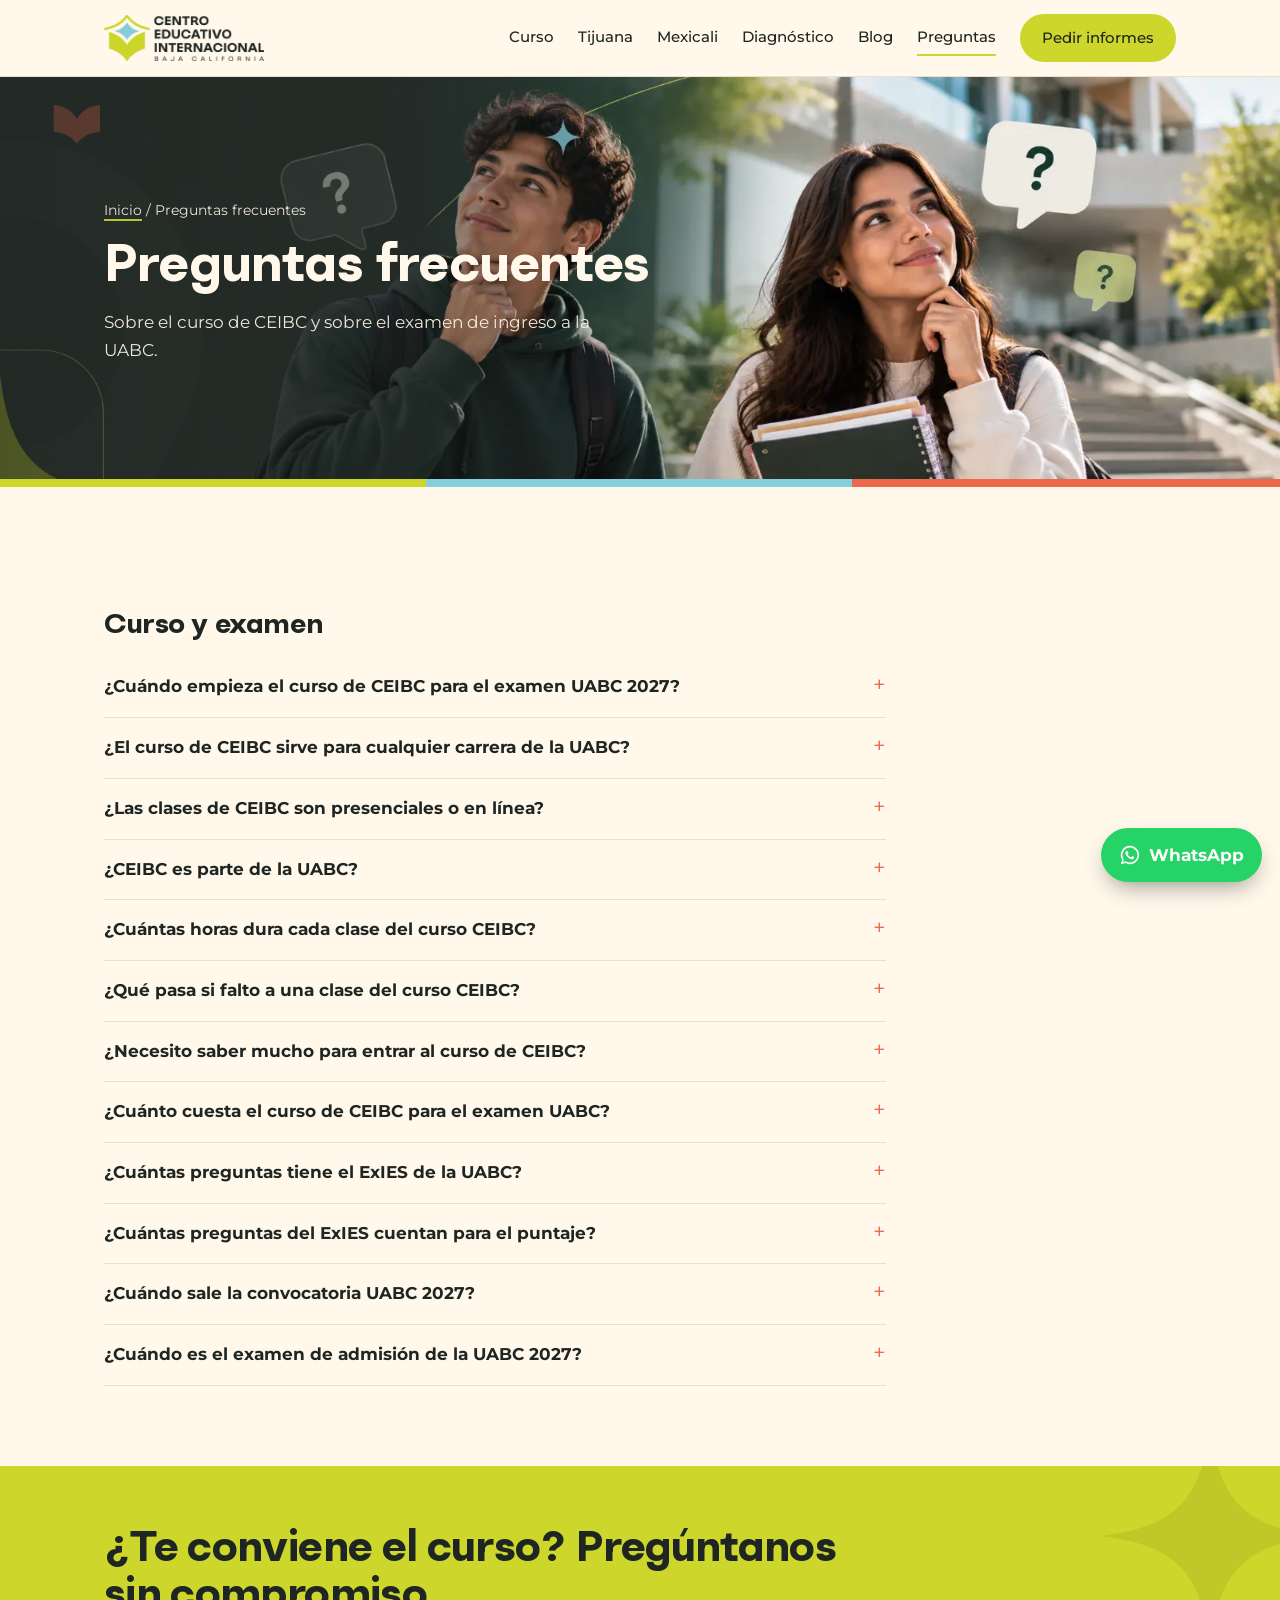
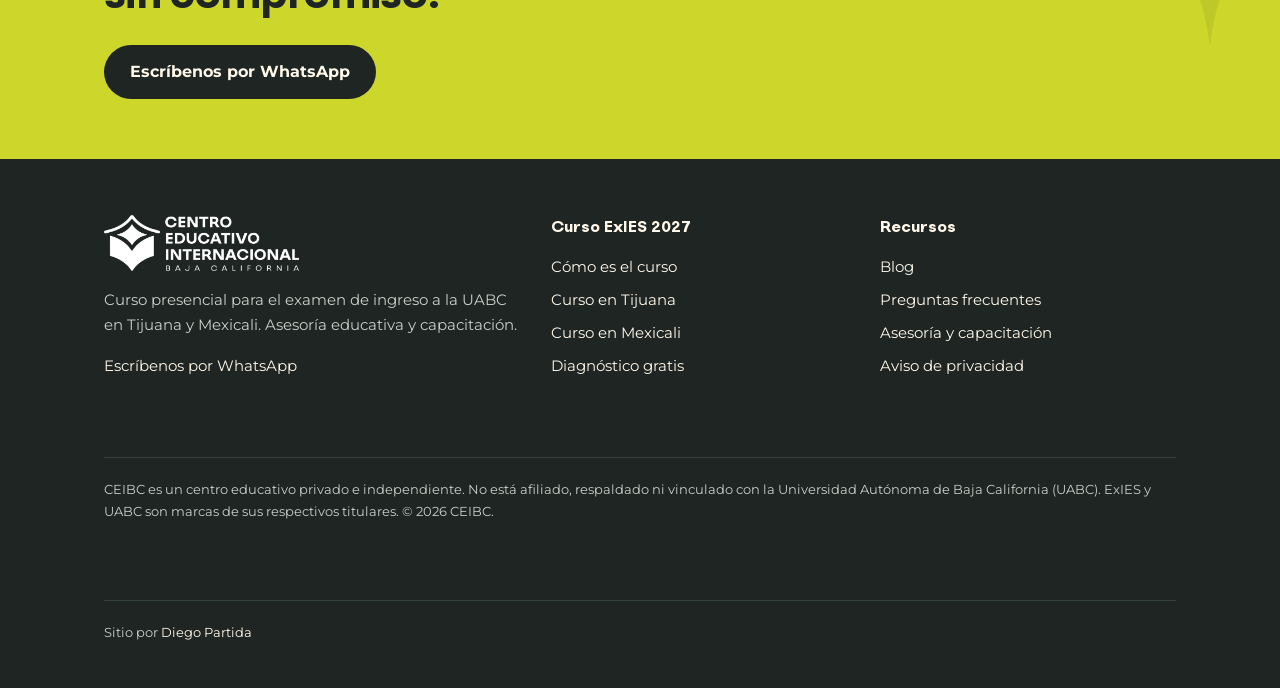
<file: preguntas-frecuentes.html>
<!doctype html>
<html lang="es-MX">
<head>
<meta charset="utf-8">
<meta name="viewport" content="width=device-width, initial-scale=1">
<title>Preguntas frecuentes: curso y examen UABC 2027 | CEIBC</title>
<meta name="description" content="Respuestas sobre el curso de CEIBC para el ExIES y sobre el examen de ingreso a la UABC: fechas, estructura, costo, sedes y modalidad.">
<link rel="canonical" href="https://www.ceibc.mx/preguntas-frecuentes">
<meta name="robots" content="index, follow, max-image-preview:large, max-snippet:-1">
<meta name="theme-color" content="#fff8eb">
<meta property="og:title" content="Preguntas frecuentes: curso y examen UABC 2027 | CEIBC">
<meta property="og:description" content="Respuestas sobre el curso de CEIBC para el ExIES y sobre el examen de ingreso a la UABC: fechas, estructura, costo, sedes y modalidad.">
<meta property="og:type" content="website">
<meta property="og:locale" content="es_MX">
<meta property="og:site_name" content="CEIBC">
<meta property="og:url" content="https://www.ceibc.mx/preguntas-frecuentes">
<meta property="og:image" content="https://www.ceibc.mx/og-ceibc.png">
<meta property="og:image:width" content="1200"><meta property="og:image:height" content="630">
<meta name="twitter:card" content="summary_large_image">
<meta name="twitter:title" content="Preguntas frecuentes: curso y examen UABC 2027 | CEIBC">
<meta name="twitter:description" content="Respuestas sobre el curso de CEIBC para el ExIES y sobre el examen de ingreso a la UABC: fechas, estructura, costo, sedes y modalidad.">
<meta name="twitter:image" content="https://www.ceibc.mx/og-ceibc.png">
<link rel="icon" href="/isotipo-ceibc-32.png" type="image/png" sizes="32x32">
<link rel="apple-touch-icon" href="/isotipo-ceibc-180.png">
<link rel="preconnect" href="https://fonts.googleapis.com"><link rel="preconnect" href="https://fonts.gstatic.com" crossorigin>
<link href="https://fonts.googleapis.com/css2?family=Montserrat:wght@400;500;600;700&display=swap" rel="stylesheet">
<link rel="preload" href="/goli-vf.ttf" as="font" type="font/ttf" crossorigin>
<link rel="stylesheet" href="/styles.css">
<link rel="preload" as="image" href="/header-preguntas-1600.webp" imagesrcset="/header-preguntas-900.webp 900w, /header-preguntas-1600.webp 1600w" imagesizes="100vw">
<script type="application/ld+json">{"@context": "https://schema.org", "@graph": [{"@type": "EducationalOrganization", "@id": "https://www.ceibc.mx/#org", "name": "CEIBC Centro Educativo Internacional de Baja California", "alternateName": "CEIBC", "url": "https://www.ceibc.mx/", "logo": "https://www.ceibc.mx/isotipo-ceibc-512.png", "areaServed": [{"@type": "City", "name": "Tijuana"}, {"@type": "City", "name": "Mexicali"}], "description": "Centro educativo privado en Baja California. Curso presencial de preparación para el examen de ingreso a la UABC (ExIES), asesoría educativa y capacitación."}, {"@type": "WebSite", "@id": "https://www.ceibc.mx/#website", "url": "https://www.ceibc.mx/", "name": "CEIBC", "inLanguage": "es-MX", "publisher": {"@id": "https://www.ceibc.mx/#org"}}, {"@type": "WebPage", "@id": "https://www.ceibc.mx/preguntas-frecuentes#webpage", "url": "https://www.ceibc.mx/preguntas-frecuentes", "name": "Preguntas frecuentes: curso y examen UABC 2027 | CEIBC", "description": "Respuestas sobre el curso de CEIBC para el ExIES y sobre el examen de ingreso a la UABC: fechas, estructura, costo, sedes y modalidad.", "isPartOf": {"@id": "https://www.ceibc.mx/#website"}, "about": {"@id": "https://www.ceibc.mx/#org"}, "inLanguage": "es-MX", "dateModified": "2026-11-10", "breadcrumb": {"@id": "https://www.ceibc.mx/preguntas-frecuentes#breadcrumb"}}, {"@type": "BreadcrumbList", "@id": "https://www.ceibc.mx/preguntas-frecuentes#breadcrumb", "itemListElement": [{"@type": "ListItem", "position": 1, "name": "Inicio", "item": "https://www.ceibc.mx/"}, {"@type": "ListItem", "position": 2, "name": "Preguntas frecuentes", "item": "https://www.ceibc.mx/preguntas-frecuentes"}]}, {"@type": "FAQPage", "@id": "https://www.ceibc.mx/preguntas-frecuentes#faq", "mainEntity": [{"@type": "Question", "name": "¿Cuándo empieza el curso de CEIBC para el examen UABC 2027?", "acceptedAnswer": {"@type": "Answer", "text": "El curso de CEIBC para el examen de ingreso a la UABC 2027 empieza el sábado 9 de enero de 2027 y dura 18 semanas, con clases los sábados de 8:30 am a 1:00 pm. Termina en mayo, antes del examen, que la UABC suele aplicar a principios de junio."}}, {"@type": "Question", "name": "¿El curso de CEIBC sirve para cualquier carrera de la UABC?", "acceptedAnswer": {"@type": "Answer", "text": "Sí. El ExIES es el mismo examen para todas las carreras de la UABC: evalúa Lectura, Lengua Escrita y Matemáticas y no tiene módulos por carrera, así que el curso de CEIBC prepara igual para Medicina, Derecho, Ingeniería o cualquier otra licenciatura."}}, {"@type": "Question", "name": "¿Las clases de CEIBC son presenciales o en línea?", "acceptedAnswer": {"@type": "Answer", "text": "Las clases del curso CEIBC para el examen UABC son presenciales en Tijuana y en Mexicali, los sábados de 8:30 am a 1:00 pm. Además tienes acceso a una plataforma en línea con usuario y contraseña para practicar y hacer simulacros."}}, {"@type": "Question", "name": "¿CEIBC es parte de la UABC?", "acceptedAnswer": {"@type": "Answer", "text": "No. CEIBC es un centro educativo privado e independiente. No está afiliado a la UABC, no conoce los reactivos del examen y prepara a los aspirantes con material propio basado en los temas que publica la guía oficial."}}, {"@type": "Question", "name": "¿Cuántas horas dura cada clase del curso CEIBC?", "acceptedAnswer": {"@type": "Answer", "text": "Cada sesión del curso CEIBC dura 4 horas: 2 horas de Lectura y Lengua Escrita y 2 horas de Matemáticas, con maestros distintos para cada área."}}, {"@type": "Question", "name": "¿Qué pasa si falto a una clase del curso CEIBC?", "acceptedAnswer": {"@type": "Answer", "text": "Si faltas a una clase del curso CEIBC puedes repasar el tema en la plataforma en línea y resolver tus dudas con tu maestro en la siguiente sesión."}}, {"@type": "Question", "name": "¿Necesito saber mucho para entrar al curso de CEIBC?", "acceptedAnswer": {"@type": "Answer", "text": "No. El curso de CEIBC empieza con un diagnóstico y dedica las primeras semanas a construir bases, pensado para alumnos que llegan con huecos de la prepa."}}, {"@type": "Question", "name": "¿Cuánto cuesta el curso de CEIBC para el examen UABC?", "acceptedAnswer": {"@type": "Answer", "text": "El curso de CEIBC para el examen UABC cuesta $1,000 de inscripción y $600 por semana durante las 18 semanas. Quien se inscribe a más tardar el 30 de noviembre de 2026 paga la inscripción con 50% de descuento ($500) y cada semana con 20% de descuento ($480)."}}, {"@type": "Question", "name": "¿Cuántas preguntas tiene el ExIES de la UABC?", "acceptedAnswer": {"@type": "Answer", "text": "El ExIES de la UABC tiene 145 preguntas de opción múltiple según la guía vigente: 50 de Lectura, 45 de Lengua Escrita y 50 de Matemáticas."}}, {"@type": "Question", "name": "¿Cuántas preguntas del ExIES cuentan para el puntaje?", "acceptedAnswer": {"@type": "Answer", "text": "De las 145 preguntas del ExIES, 112 cuentan para el puntaje: 36 de Lectura, 36 de Lengua Escrita y 40 de Matemáticas. Las otras 33 son preguntas piloto que no se califican."}}, {"@type": "Question", "name": "¿Cuándo sale la convocatoria UABC 2027?", "acceptedAnswer": {"@type": "Answer", "text": "La UABC suele publicar la convocatoria de nuevo ingreso a principios de marzo. En 2026 salió a inicios de marzo con fecha límite de preficha el 13 de marzo, por lo que para 2027 se espera en marzo de 2027."}}, {"@type": "Question", "name": "¿Cuándo es el examen de admisión de la UABC 2027?", "acceptedAnswer": {"@type": "Answer", "text": "La UABC aplica el ExIES a principios de junio. En 2026 fue el 3 de junio, así que para el ingreso de 2027 se espera a inicios de junio de 2027; la fecha oficial aparece en la convocatoria."}}]}]}</script>
</head>
<body>
<a class="skip" href="#main">Saltar al contenido</a>
<div class="promo-strip" data-promo><div class="wrap"><span>Preventa al 30 de noviembre: inscripción a <b>$500</b> y semana a <b>$480</b>.</span> <a href="/whatsapp?text=Hola%2C%20quiero%20apartar%20mi%20lugar%20en%20el%20curso%20UABC%20con%20el%20precio%20de%20preventa.">Apartar lugar</a></div></div>
<header class="top"><div class="wrap">
<a class="brand" href="/" aria-label="CEIBC inicio"><img class="brand-logo" src="/logo-ceibc.webp" width="700" height="201" alt="CEIBC Centro Educativo Internacional de Baja California"></a>
<button class="menu-btn" aria-expanded="false" aria-controls="nav">Menú</button>
<nav id="nav" class="nav" aria-label="Principal"><a href="/curso-examen-uabc">Curso</a><a href="/curso-examen-uabc-tijuana">Tijuana</a><a href="/curso-examen-uabc-mexicali">Mexicali</a><a href="/diagnostico-exies">Diagnóstico</a><a href="/blog">Blog</a><a href="/preguntas-frecuentes" aria-current="page">Preguntas</a><a class="btn btn-lima" href="/whatsapp?text=Hola%2C%20quiero%20informes%20del%20curso%20para%20el%20examen%20UABC%202027.">Pedir informes</a></nav>
</div></header>
<main id="main">

<div class="page-head has-img"><img class="ph-img" src="/header-preguntas-1600.webp" srcset="/header-preguntas-900.webp 900w, /header-preguntas-1600.webp 1600w" sizes="100vw" width="1600" height="533" fetchpriority="high" alt="Aspirantes con dudas sobre el examen de ingreso a la UABC"><div class="wrap"><nav class="crumbs" aria-label="Ruta"><a href="/">Inicio</a> / Preguntas frecuentes</nav>
<h1>Preguntas frecuentes</h1><p>Sobre el curso de CEIBC y sobre el examen de ingreso a la UABC.</p></div></div>
<section><div class="wrap prose"><h2>Curso y examen</h2><div class="faq"><details><summary>¿Cuándo empieza el curso de CEIBC para el examen UABC 2027?</summary><p>El curso de CEIBC para el examen de ingreso a la UABC 2027 empieza el sábado 9 de enero de 2027 y dura 18 semanas, con clases los sábados de 8:30 am a 1:00 pm. Termina en mayo, antes del examen, que la UABC suele aplicar a principios de junio.</p></details><details><summary>¿El curso de CEIBC sirve para cualquier carrera de la UABC?</summary><p>Sí. El ExIES es el mismo examen para todas las carreras de la UABC: evalúa Lectura, Lengua Escrita y Matemáticas y no tiene módulos por carrera, así que el curso de CEIBC prepara igual para Medicina, Derecho, Ingeniería o cualquier otra licenciatura.</p></details><details><summary>¿Las clases de CEIBC son presenciales o en línea?</summary><p>Las clases del curso CEIBC para el examen UABC son presenciales en Tijuana y en Mexicali, los sábados de 8:30 am a 1:00 pm. Además tienes acceso a una plataforma en línea con usuario y contraseña para practicar y hacer simulacros.</p></details><details><summary>¿CEIBC es parte de la UABC?</summary><p>No. CEIBC es un centro educativo privado e independiente. No está afiliado a la UABC, no conoce los reactivos del examen y prepara a los aspirantes con material propio basado en los temas que publica la guía oficial.</p></details><details><summary>¿Cuántas horas dura cada clase del curso CEIBC?</summary><p>Cada sesión del curso CEIBC dura 4 horas: 2 horas de Lectura y Lengua Escrita y 2 horas de Matemáticas, con maestros distintos para cada área.</p></details><details><summary>¿Qué pasa si falto a una clase del curso CEIBC?</summary><p>Si faltas a una clase del curso CEIBC puedes repasar el tema en la plataforma en línea y resolver tus dudas con tu maestro en la siguiente sesión.</p></details><details><summary>¿Necesito saber mucho para entrar al curso de CEIBC?</summary><p>No. El curso de CEIBC empieza con un diagnóstico y dedica las primeras semanas a construir bases, pensado para alumnos que llegan con huecos de la prepa.</p></details><details><summary>¿Cuánto cuesta el curso de CEIBC para el examen UABC?</summary><p>El curso de CEIBC para el examen UABC cuesta $1,000 de inscripción y $600 por semana durante las 18 semanas. Quien se inscribe a más tardar el 30 de noviembre de 2026 paga la inscripción con 50% de descuento ($500) y cada semana con 20% de descuento ($480).</p></details><details><summary>¿Cuántas preguntas tiene el ExIES de la UABC?</summary><p>El ExIES de la UABC tiene 145 preguntas de opción múltiple según la guía vigente: 50 de Lectura, 45 de Lengua Escrita y 50 de Matemáticas.</p></details><details><summary>¿Cuántas preguntas del ExIES cuentan para el puntaje?</summary><p>De las 145 preguntas del ExIES, 112 cuentan para el puntaje: 36 de Lectura, 36 de Lengua Escrita y 40 de Matemáticas. Las otras 33 son preguntas piloto que no se califican.</p></details><details><summary>¿Cuándo sale la convocatoria UABC 2027?</summary><p>La UABC suele publicar la convocatoria de nuevo ingreso a principios de marzo. En 2026 salió a inicios de marzo con fecha límite de preficha el 13 de marzo, por lo que para 2027 se espera en marzo de 2027.</p></details><details><summary>¿Cuándo es el examen de admisión de la UABC 2027?</summary><p>La UABC aplica el ExIES a principios de junio. En 2026 fue el 3 de junio, así que para el ingreso de 2027 se espera a inicios de junio de 2027; la fecha oficial aparece en la convocatoria.</p></details></div></div></section>
<section class="cta"><div class="wrap"><h2>¿Te conviene el curso? Pregúntanos sin compromiso.</h2><a class="btn" href="/whatsapp?text=Hola%2C%20quiero%20informes%20del%20curso%20para%20el%20examen%20UABC%202027.">Escríbenos por WhatsApp</a></div></section>

</main>
<footer class="foot"><div class="wrap">
<div><a class="brand" href="/"><img class="brand-logo" src="/logo-ceibc-blanco.webp" width="700" height="201" alt="CEIBC Centro Educativo Internacional de Baja California" loading="lazy"></a>
<p style="margin-top:16px;max-width:30em">Curso presencial para el examen de ingreso a la UABC en Tijuana y Mexicali. Asesoría educativa y capacitación.</p>
<p><a href="/whatsapp?text=Hola%2C%20quiero%20informes%20del%20curso%20para%20el%20examen%20UABC%202027.">Escríbenos por WhatsApp</a></p></div>
<div><h4>Curso ExIES 2027</h4><ul>
<li><a href="/curso-examen-uabc">Cómo es el curso</a></li>
<li><a href="/curso-examen-uabc-tijuana">Curso en Tijuana</a></li>
<li><a href="/curso-examen-uabc-mexicali">Curso en Mexicali</a></li>
<li><a href="/diagnostico-exies">Diagnóstico gratis</a></li></ul></div>
<div><h4>Recursos</h4><ul>
<li><a href="/blog">Blog</a></li>
<li><a href="/preguntas-frecuentes">Preguntas frecuentes</a></li>
<li><a href="/asesoria-y-capacitacion">Asesoría y capacitación</a></li>
<li><a href="/aviso-de-privacidad">Aviso de privacidad</a></li></ul></div>
<p class="legal">CEIBC es un centro educativo privado e independiente. No está afiliado, respaldado ni vinculado con la Universidad Autónoma de Baja California (UABC). ExIES y UABC son marcas de sus respectivos titulares. © 2026 CEIBC.</p>
<p class="legal credit">Sitio por <a href="https://diegopartida.com" target="_blank" rel="noopener">Diego Partida</a></p>
</div></footer>
<a class="wa" href="/whatsapp?text=Hola%2C%20quiero%20informes%20del%20curso%20para%20el%20examen%20UABC%202027." aria-label="Escríbenos por WhatsApp"><svg viewBox="0 0 24 24" fill="currentColor" aria-hidden="true"><path d="M12 2a10 10 0 0 0-8.6 15.1L2 22l5-1.3A10 10 0 1 0 12 2zm0 18.2c-1.5 0-3-.4-4.3-1.2l-.3-.2-3 .8.8-2.9-.2-.3A8.2 8.2 0 1 1 12 20.2zm4.5-6.1c-.2-.1-1.5-.7-1.7-.8-.2-.1-.4-.1-.6.1l-.8 1c-.1.2-.3.2-.5.1a6.7 6.7 0 0 1-3.3-2.9c-.2-.4.2-.4.7-1.3.1-.2 0-.3 0-.4l-.8-1.8c-.2-.5-.4-.4-.6-.4h-.5c-.2 0-.4.1-.6.3-.2.2-.8.8-.8 2s.8 2.3.9 2.5c.1.2 1.6 2.5 4 3.5 1.5.6 2.1.7 2.8.6.5-.1 1.5-.6 1.7-1.2.2-.6.2-1.1.2-1.2-.1-.1-.3-.2-.5-.3z"/></svg><span>WhatsApp</span></a>
<script src="/main.js" defer></script>
</body>
</html>
</file>
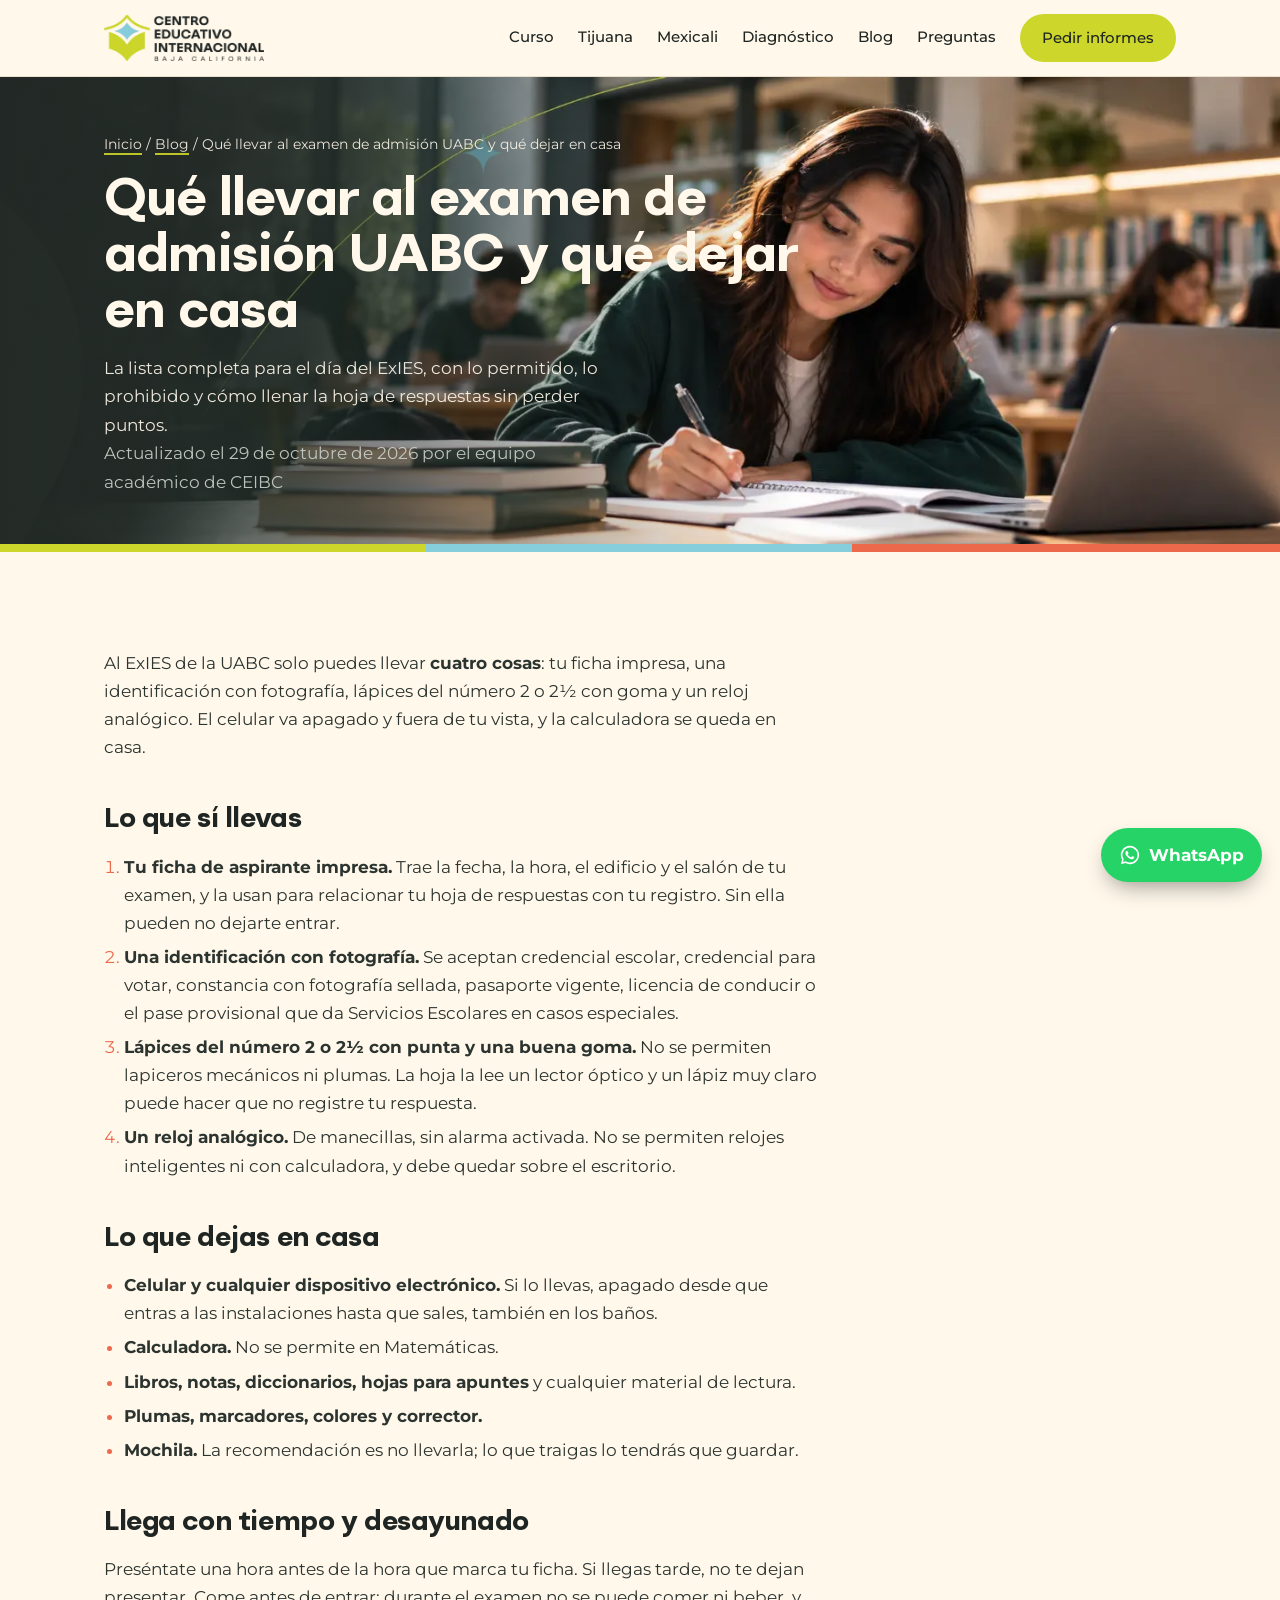
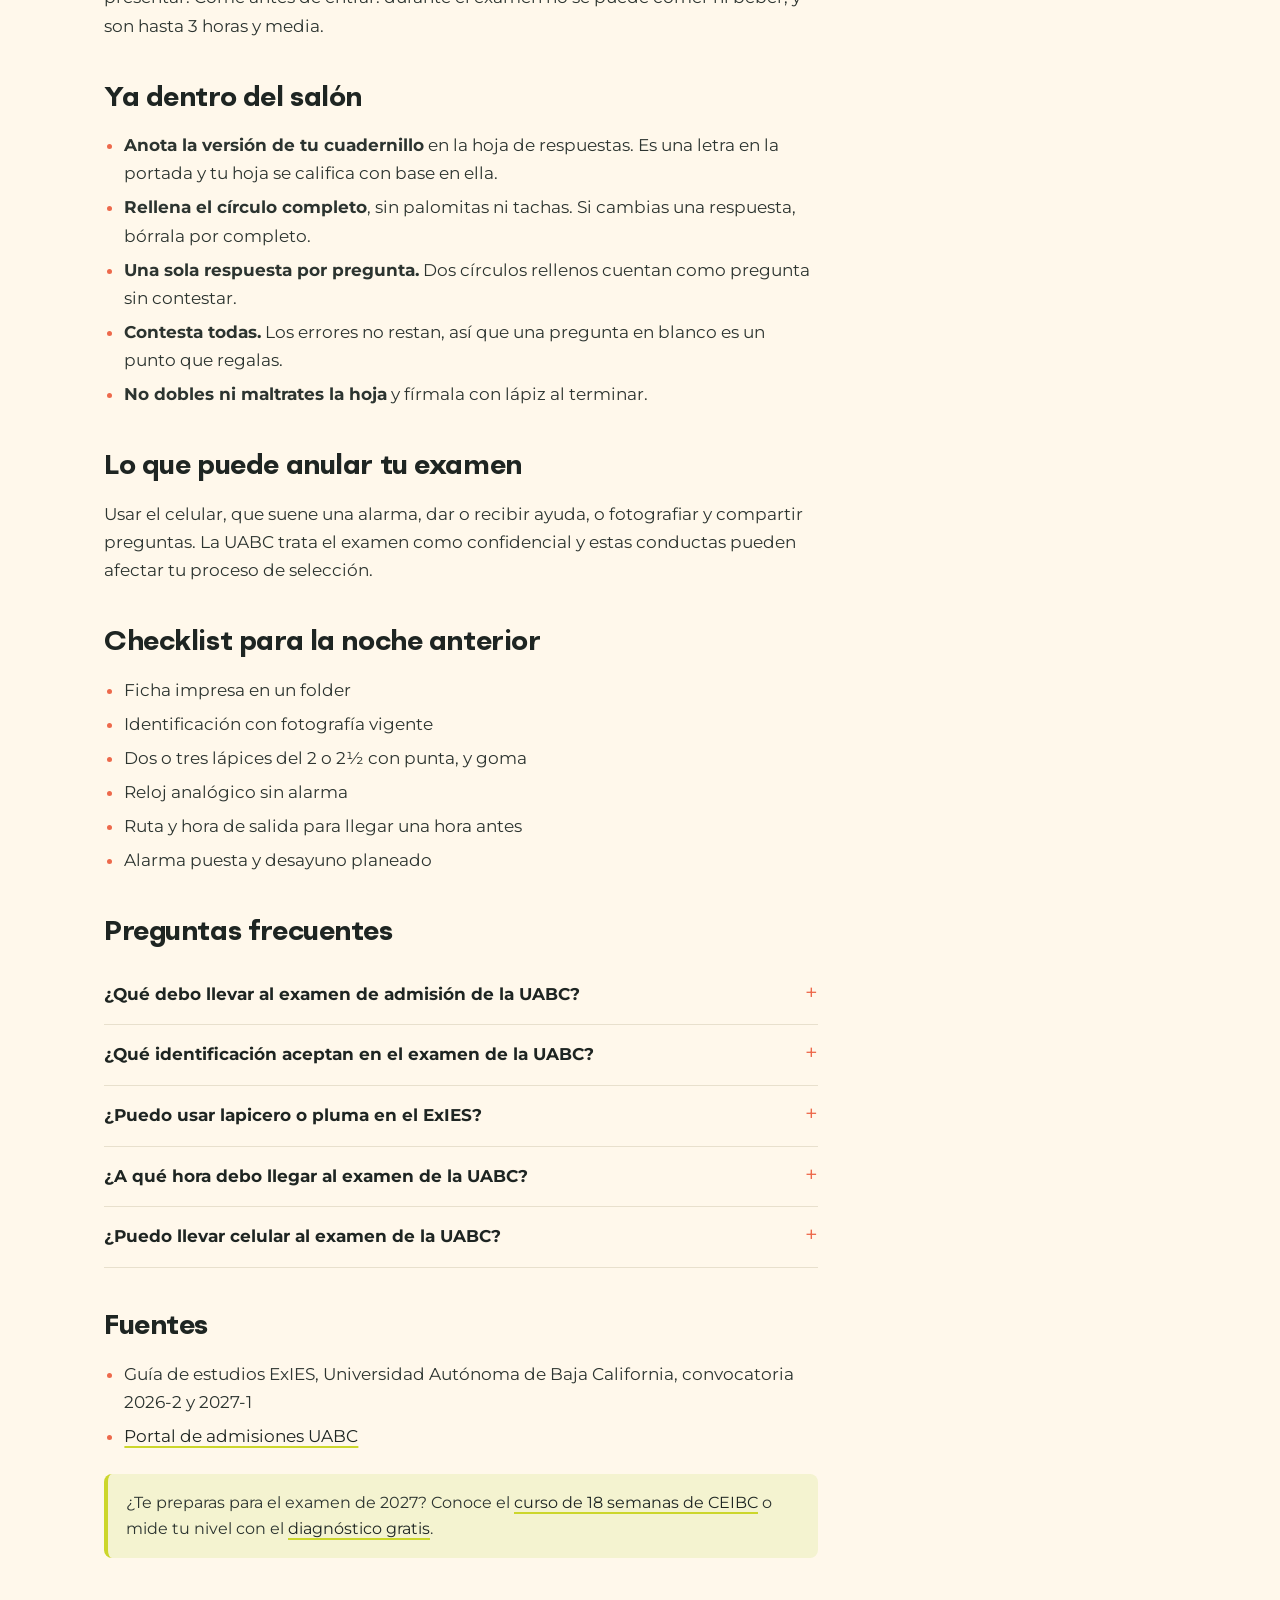
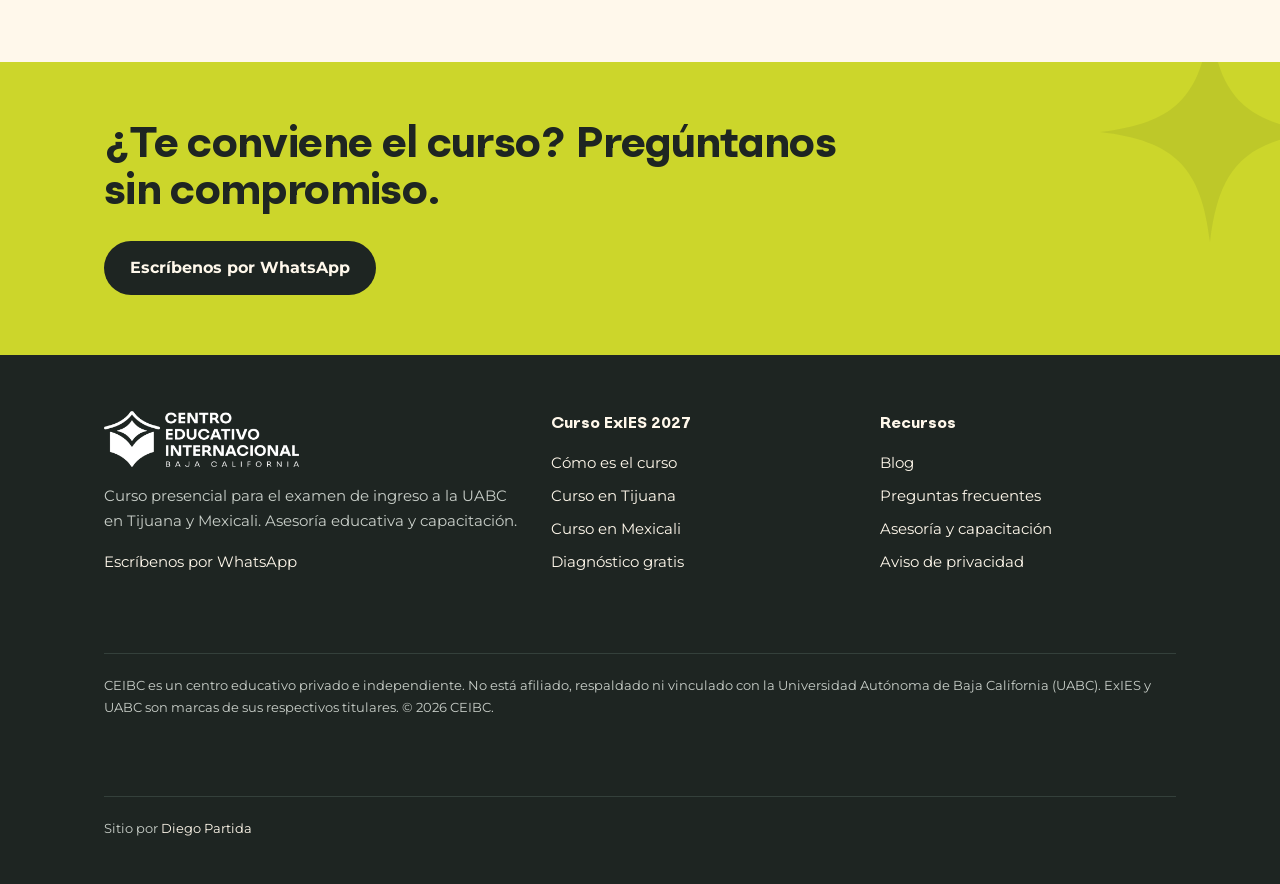
<file: que-llevar-examen-uabc.html>
<!doctype html>
<html lang="es-MX">
<head>
<meta charset="utf-8">
<meta name="viewport" content="width=device-width, initial-scale=1">
<title>Qué llevar al examen de admisión UABC (y qué no) | CEIBC</title>
<meta name="description" content="Lista para el día del ExIES: ficha impresa, identificación, lápices del 2 y reloj analógico. Lo que no puedes llevar, a qué hora llegar y cómo llenar la hoja.">
<link rel="canonical" href="https://www.ceibc.mx/que-llevar-examen-uabc">
<meta name="robots" content="index, follow, max-image-preview:large, max-snippet:-1">
<meta name="theme-color" content="#fff8eb">
<meta property="og:title" content="Qué llevar al examen de admisión UABC (y qué no) | CEIBC">
<meta property="og:description" content="Lista para el día del ExIES: ficha impresa, identificación, lápices del 2 y reloj analógico. Lo que no puedes llevar, a qué hora llegar y cómo llenar la hoja.">
<meta property="og:type" content="article">
<meta property="og:locale" content="es_MX">
<meta property="og:site_name" content="CEIBC">
<meta property="og:url" content="https://www.ceibc.mx/que-llevar-examen-uabc">
<meta property="og:image" content="https://www.ceibc.mx/og-ceibc.png">
<meta property="og:image:width" content="1200"><meta property="og:image:height" content="630">
<meta name="twitter:card" content="summary_large_image">
<meta name="twitter:title" content="Qué llevar al examen de admisión UABC (y qué no) | CEIBC">
<meta name="twitter:description" content="Lista para el día del ExIES: ficha impresa, identificación, lápices del 2 y reloj analógico. Lo que no puedes llevar, a qué hora llegar y cómo llenar la hoja.">
<meta name="twitter:image" content="https://www.ceibc.mx/og-ceibc.png">
<link rel="icon" href="/isotipo-ceibc-32.png" type="image/png" sizes="32x32">
<link rel="apple-touch-icon" href="/isotipo-ceibc-180.png">
<link rel="preconnect" href="https://fonts.googleapis.com"><link rel="preconnect" href="https://fonts.gstatic.com" crossorigin>
<link href="https://fonts.googleapis.com/css2?family=Montserrat:wght@400;500;600;700&display=swap" rel="stylesheet">
<link rel="preload" href="/goli-vf.ttf" as="font" type="font/ttf" crossorigin>
<link rel="stylesheet" href="/styles.css">
<link rel="preload" as="image" href="/header-blog-1600.webp" imagesrcset="/header-blog-900.webp 900w, /header-blog-1600.webp 1600w" imagesizes="100vw">
<script type="application/ld+json">{"@context": "https://schema.org", "@graph": [{"@type": "EducationalOrganization", "@id": "https://www.ceibc.mx/#org", "name": "CEIBC Centro Educativo Internacional de Baja California", "alternateName": "CEIBC", "url": "https://www.ceibc.mx/", "logo": "https://www.ceibc.mx/isotipo-ceibc-512.png", "areaServed": [{"@type": "City", "name": "Tijuana"}, {"@type": "City", "name": "Mexicali"}], "description": "Centro educativo privado en Baja California. Curso presencial de preparación para el examen de ingreso a la UABC (ExIES), asesoría educativa y capacitación."}, {"@type": "WebSite", "@id": "https://www.ceibc.mx/#website", "url": "https://www.ceibc.mx/", "name": "CEIBC", "inLanguage": "es-MX", "publisher": {"@id": "https://www.ceibc.mx/#org"}}, {"@type": "WebPage", "@id": "https://www.ceibc.mx/que-llevar-examen-uabc#webpage", "url": "https://www.ceibc.mx/que-llevar-examen-uabc", "name": "Qué llevar al examen de admisión UABC (y qué no) | CEIBC", "description": "Lista para el día del ExIES: ficha impresa, identificación, lápices del 2 y reloj analógico. Lo que no puedes llevar, a qué hora llegar y cómo llenar la hoja.", "isPartOf": {"@id": "https://www.ceibc.mx/#website"}, "about": {"@id": "https://www.ceibc.mx/#org"}, "inLanguage": "es-MX", "dateModified": "2026-10-29", "breadcrumb": {"@id": "https://www.ceibc.mx/que-llevar-examen-uabc#breadcrumb"}}, {"@type": "BreadcrumbList", "@id": "https://www.ceibc.mx/que-llevar-examen-uabc#breadcrumb", "itemListElement": [{"@type": "ListItem", "position": 1, "name": "Inicio", "item": "https://www.ceibc.mx/"}, {"@type": "ListItem", "position": 2, "name": "Blog", "item": "https://www.ceibc.mx/blog"}, {"@type": "ListItem", "position": 3, "name": "Qué llevar al examen de admisión UABC y qué dejar en casa", "item": "https://www.ceibc.mx/que-llevar-examen-uabc"}]}, {"@type": "FAQPage", "@id": "https://www.ceibc.mx/que-llevar-examen-uabc#faq", "mainEntity": [{"@type": "Question", "name": "¿Qué debo llevar al examen de admisión de la UABC?", "acceptedAnswer": {"@type": "Answer", "text": "Al ExIES de la UABC solo se permite llevar la ficha de aspirante impresa, una identificación con fotografía, lápices del número 2 o 2½ con goma y un reloj analógico."}}, {"@type": "Question", "name": "¿Qué identificación aceptan en el examen de la UABC?", "acceptedAnswer": {"@type": "Answer", "text": "La UABC acepta credencial escolar, credencial para votar, constancia con fotografía sellada, pasaporte vigente, licencia de conducir o pase de examen provisional de Servicios Escolares."}}, {"@type": "Question", "name": "¿Puedo usar lapicero o pluma en el ExIES?", "acceptedAnswer": {"@type": "Answer", "text": "No. En el ExIES de la UABC solo se permiten lápices del número 2 o 2½; los lapiceros mecánicos y las plumas no están permitidos."}}, {"@type": "Question", "name": "¿A qué hora debo llegar al examen de la UABC?", "acceptedAnswer": {"@type": "Answer", "text": "La ficha de aspirante de la UABC indica presentarse una hora antes de la hora marcada; quien llega tarde no puede presentar el examen."}}, {"@type": "Question", "name": "¿Puedo llevar celular al examen de la UABC?", "acceptedAnswer": {"@type": "Answer", "text": "Si llevas celular al ExIES debe estar apagado y fuera de tu vista desde que entras a las instalaciones hasta que sales, incluidos los baños. Usarlo puede anular tu examen."}}]}, {"@type": "Article", "@id": "https://www.ceibc.mx/que-llevar-examen-uabc#article", "headline": "Qué llevar al examen de admisión UABC y qué dejar en casa", "description": "Lista para el día del ExIES: ficha impresa, identificación, lápices del 2 y reloj analógico. Lo que no puedes llevar, a qué hora llegar y cómo llenar la hoja.", "datePublished": "2026-10-29", "dateModified": "2026-10-29", "inLanguage": "es-MX", "author": {"@id": "https://www.ceibc.mx/#org"}, "publisher": {"@id": "https://www.ceibc.mx/#org"}, "mainEntityOfPage": {"@id": "https://www.ceibc.mx/que-llevar-examen-uabc#webpage"}, "image": "https://www.ceibc.mx/og-ceibc.png"}]}</script>
</head>
<body>
<a class="skip" href="#main">Saltar al contenido</a>
<div class="promo-strip" data-promo><div class="wrap"><span>Preventa al 30 de noviembre: inscripción a <b>$500</b> y semana a <b>$480</b>.</span> <a href="/whatsapp?text=Hola%2C%20quiero%20apartar%20mi%20lugar%20en%20el%20curso%20UABC%20con%20el%20precio%20de%20preventa.">Apartar lugar</a></div></div>
<header class="top"><div class="wrap">
<a class="brand" href="/" aria-label="CEIBC inicio"><img class="brand-logo" src="/logo-ceibc.webp" width="700" height="201" alt="CEIBC Centro Educativo Internacional de Baja California"></a>
<button class="menu-btn" aria-expanded="false" aria-controls="nav">Menú</button>
<nav id="nav" class="nav" aria-label="Principal"><a href="/curso-examen-uabc">Curso</a><a href="/curso-examen-uabc-tijuana">Tijuana</a><a href="/curso-examen-uabc-mexicali">Mexicali</a><a href="/diagnostico-exies">Diagnóstico</a><a href="/blog">Blog</a><a href="/preguntas-frecuentes">Preguntas</a><a class="btn btn-lima" href="/whatsapp?text=Hola%2C%20quiero%20informes%20del%20curso%20para%20el%20examen%20UABC%202027.">Pedir informes</a></nav>
</div></header>
<main id="main">

<div class="page-head has-img"><img class="ph-img" src="/header-blog-1600.webp" srcset="/header-blog-900.webp 900w, /header-blog-1600.webp 1600w" sizes="100vw" width="1600" height="533" fetchpriority="high" alt="Estudiante tomando notas para el examen de admisión UABC"><div class="wrap"><nav class="crumbs" aria-label="Ruta"><a href="/">Inicio</a> / <a href="/blog">Blog</a> / Qué llevar al examen de admisión UABC y qué dejar en casa</nav>
<h1>Qué llevar al examen de admisión UABC y qué dejar en casa</h1><p>La lista completa para el día del ExIES, con lo permitido, lo prohibido y cómo llenar la hoja de respuestas sin perder puntos.</p><p class="meta">Actualizado el 29 de octubre de 2026 por el equipo académico de CEIBC</p></div></div>
<section><div class="wrap"><article class="prose">

<p>Al ExIES de la UABC solo puedes llevar <strong>cuatro cosas</strong>: tu ficha impresa, una identificación con fotografía, lápices del número 2 o 2½ con goma y un reloj analógico. El celular va apagado y fuera de tu vista, y la calculadora se queda en casa.</p>
<h2>Lo que sí llevas</h2>
<ol>
<li><strong>Tu ficha de aspirante impresa.</strong> Trae la fecha, la hora, el edificio y el salón de tu examen, y la usan para relacionar tu hoja de respuestas con tu registro. Sin ella pueden no dejarte entrar.</li>
<li><strong>Una identificación con fotografía.</strong> Se aceptan credencial escolar, credencial para votar, constancia con fotografía sellada, pasaporte vigente, licencia de conducir o el pase provisional que da Servicios Escolares en casos especiales.</li>
<li><strong>Lápices del número 2 o 2½ con punta y una buena goma.</strong> No se permiten lapiceros mecánicos ni plumas. La hoja la lee un lector óptico y un lápiz muy claro puede hacer que no registre tu respuesta.</li>
<li><strong>Un reloj analógico.</strong> De manecillas, sin alarma activada. No se permiten relojes inteligentes ni con calculadora, y debe quedar sobre el escritorio.</li>
</ol>
<h2>Lo que dejas en casa</h2>
<ul>
<li><strong>Celular y cualquier dispositivo electrónico.</strong> Si lo llevas, apagado desde que entras a las instalaciones hasta que sales, también en los baños.</li>
<li><strong>Calculadora.</strong> No se permite en Matemáticas.</li>
<li><strong>Libros, notas, diccionarios, hojas para apuntes</strong> y cualquier material de lectura.</li>
<li><strong>Plumas, marcadores, colores y corrector.</strong></li>
<li><strong>Mochila.</strong> La recomendación es no llevarla; lo que traigas lo tendrás que guardar.</li>
</ul>
<h2>Llega con tiempo y desayunado</h2>
<p>Preséntate una hora antes de la hora que marca tu ficha. Si llegas tarde, no te dejan presentar. Come antes de entrar: durante el examen no se puede comer ni beber, y son hasta 3 horas y media.</p>
<h2>Ya dentro del salón</h2>
<ul>
<li><strong>Anota la versión de tu cuadernillo</strong> en la hoja de respuestas. Es una letra en la portada y tu hoja se califica con base en ella.</li>
<li><strong>Rellena el círculo completo</strong>, sin palomitas ni tachas. Si cambias una respuesta, bórrala por completo.</li>
<li><strong>Una sola respuesta por pregunta.</strong> Dos círculos rellenos cuentan como pregunta sin contestar.</li>
<li><strong>Contesta todas.</strong> Los errores no restan, así que una pregunta en blanco es un punto que regalas.</li>
<li><strong>No dobles ni maltrates la hoja</strong> y fírmala con lápiz al terminar.</li>
</ul>
<h2>Lo que puede anular tu examen</h2>
<p>Usar el celular, que suene una alarma, dar o recibir ayuda, o fotografiar y compartir preguntas. La UABC trata el examen como confidencial y estas conductas pueden afectar tu proceso de selección.</p>
<h2>Checklist para la noche anterior</h2>
<ul>
<li>Ficha impresa en un folder</li>
<li>Identificación con fotografía vigente</li>
<li>Dos o tres lápices del 2 o 2½ con punta, y goma</li>
<li>Reloj analógico sin alarma</li>
<li>Ruta y hora de salida para llegar una hora antes</li>
<li>Alarma puesta y desayuno planeado</li>
</ul>

<h2>Preguntas frecuentes</h2><div class="faq"><details><summary>¿Qué debo llevar al examen de admisión de la UABC?</summary><p>Al ExIES de la UABC solo se permite llevar la ficha de aspirante impresa, una identificación con fotografía, lápices del número 2 o 2½ con goma y un reloj analógico.</p></details><details><summary>¿Qué identificación aceptan en el examen de la UABC?</summary><p>La UABC acepta credencial escolar, credencial para votar, constancia con fotografía sellada, pasaporte vigente, licencia de conducir o pase de examen provisional de Servicios Escolares.</p></details><details><summary>¿Puedo usar lapicero o pluma en el ExIES?</summary><p>No. En el ExIES de la UABC solo se permiten lápices del número 2 o 2½; los lapiceros mecánicos y las plumas no están permitidos.</p></details><details><summary>¿A qué hora debo llegar al examen de la UABC?</summary><p>La ficha de aspirante de la UABC indica presentarse una hora antes de la hora marcada; quien llega tarde no puede presentar el examen.</p></details><details><summary>¿Puedo llevar celular al examen de la UABC?</summary><p>Si llevas celular al ExIES debe estar apagado y fuera de tu vista desde que entras a las instalaciones hasta que sales, incluidos los baños. Usarlo puede anular tu examen.</p></details></div>
<h2>Fuentes</h2><ul><li>Guía de estudios ExIES, Universidad Autónoma de Baja California, convocatoria 2026-2 y 2027-1</li><li><a href="https://admisiones.uabc.mx/" rel="nofollow noopener">Portal de admisiones UABC</a></li></ul>
<p class="note">¿Te preparas para el examen de 2027? Conoce el <a href="/curso-examen-uabc">curso de 18 semanas de CEIBC</a> o mide tu nivel con el <a href="/diagnostico-exies">diagnóstico gratis</a>.</p>
</article></div></section>
<section class="cta"><div class="wrap"><h2>¿Te conviene el curso? Pregúntanos sin compromiso.</h2><a class="btn" href="/whatsapp?text=Hola%2C%20quiero%20informes%20del%20curso%20para%20el%20examen%20UABC%202027.">Escríbenos por WhatsApp</a></div></section>

</main>
<footer class="foot"><div class="wrap">
<div><a class="brand" href="/"><img class="brand-logo" src="/logo-ceibc-blanco.webp" width="700" height="201" alt="CEIBC Centro Educativo Internacional de Baja California" loading="lazy"></a>
<p style="margin-top:16px;max-width:30em">Curso presencial para el examen de ingreso a la UABC en Tijuana y Mexicali. Asesoría educativa y capacitación.</p>
<p><a href="/whatsapp?text=Hola%2C%20quiero%20informes%20del%20curso%20para%20el%20examen%20UABC%202027.">Escríbenos por WhatsApp</a></p></div>
<div><h4>Curso ExIES 2027</h4><ul>
<li><a href="/curso-examen-uabc">Cómo es el curso</a></li>
<li><a href="/curso-examen-uabc-tijuana">Curso en Tijuana</a></li>
<li><a href="/curso-examen-uabc-mexicali">Curso en Mexicali</a></li>
<li><a href="/diagnostico-exies">Diagnóstico gratis</a></li></ul></div>
<div><h4>Recursos</h4><ul>
<li><a href="/blog">Blog</a></li>
<li><a href="/preguntas-frecuentes">Preguntas frecuentes</a></li>
<li><a href="/asesoria-y-capacitacion">Asesoría y capacitación</a></li>
<li><a href="/aviso-de-privacidad">Aviso de privacidad</a></li></ul></div>
<p class="legal">CEIBC es un centro educativo privado e independiente. No está afiliado, respaldado ni vinculado con la Universidad Autónoma de Baja California (UABC). ExIES y UABC son marcas de sus respectivos titulares. © 2026 CEIBC.</p>
<p class="legal credit">Sitio por <a href="https://diegopartida.com" target="_blank" rel="noopener">Diego Partida</a></p>
</div></footer>
<a class="wa" href="/whatsapp?text=Hola%2C%20quiero%20informes%20del%20curso%20para%20el%20examen%20UABC%202027." aria-label="Escríbenos por WhatsApp"><svg viewBox="0 0 24 24" fill="currentColor" aria-hidden="true"><path d="M12 2a10 10 0 0 0-8.6 15.1L2 22l5-1.3A10 10 0 1 0 12 2zm0 18.2c-1.5 0-3-.4-4.3-1.2l-.3-.2-3 .8.8-2.9-.2-.3A8.2 8.2 0 1 1 12 20.2zm4.5-6.1c-.2-.1-1.5-.7-1.7-.8-.2-.1-.4-.1-.6.1l-.8 1c-.1.2-.3.2-.5.1a6.7 6.7 0 0 1-3.3-2.9c-.2-.4.2-.4.7-1.3.1-.2 0-.3 0-.4l-.8-1.8c-.2-.5-.4-.4-.6-.4h-.5c-.2 0-.4.1-.6.3-.2.2-.8.8-.8 2s.8 2.3.9 2.5c.1.2 1.6 2.5 4 3.5 1.5.6 2.1.7 2.8.6.5-.1 1.5-.6 1.7-1.2.2-.6.2-1.1.2-1.2-.1-.1-.3-.2-.5-.3z"/></svg><span>WhatsApp</span></a>
<script src="/main.js" defer></script>
</body>
</html>
</file>
<file: styles.css>
/* Identidad visual CEI BC: paleta y tipografia oficial (manual 2026) */
@font-face{font-family:"Goli";src:url("/goli-vf.ttf") format("truetype");font-weight:300 700;font-style:normal;font-display:swap}
:root{
  --ink:#1E2522;
  --lima:#ccd62b;
  --crema:#fff8eb;
  --cielo:#87cedc;
  --coral:#ed694b;
  --cielo-suave:#e6f4f6;
  --lima-suave:#f4f3d0;
  --blanco:#ffffff;
  --gris:#525b57;
  --linea:#e8e0cd;
  --max:1120px;
  --r-sm:8px;
  --r-lg:20px;
  --display:"Goli","Montserrat",system-ui,sans-serif;
  --texto:"Montserrat",system-ui,-apple-system,"Segoe UI",Arial,sans-serif;
  --brillo:url("data:image/svg+xml,%3Csvg xmlns='http://www.w3.org/2000/svg' viewBox='0 0 100 100'%3E%3Cpath d='M50 0C54 34 66 46 100 50C66 54 54 66 50 100C46 66 34 54 0 50C34 46 46 34 50 0Z'/%3E%3C/svg%3E");
  --libro:url("data:image/svg+xml,%3Csvg xmlns='http://www.w3.org/2000/svg' viewBox='0 0 100 84'%3E%3Cpath d='M0 0C22 2 40 12 50 30C60 12 78 2 100 0V58C78 60 60 68 50 84C40 68 22 60 0 58Z'/%3E%3C/svg%3E");
}
*{box-sizing:border-box}
html{scroll-behavior:smooth}
@media (prefers-reduced-motion:reduce){html{scroll-behavior:auto}*{animation:none!important;transition:none!important}}
body{margin:0;background:var(--crema);color:var(--ink);font-family:var(--texto);font-size:1.0625rem;line-height:1.65;-webkit-font-smoothing:antialiased}
img,svg{max-width:100%;display:block}
a{color:var(--ink);text-decoration-color:var(--lima);text-decoration-thickness:2px;text-underline-offset:4px}
a:hover{text-decoration-color:var(--coral)}
:focus-visible{outline:3px solid var(--coral);outline-offset:3px;border-radius:4px}
.wrap{max-width:var(--max);margin:0 auto;padding:0 24px}
.skip{position:absolute;left:-999px}.skip:focus{left:16px;top:12px;background:var(--lima);padding:8px 12px;z-index:99}
h1,h2,h3,h4{font-family:var(--display);font-weight:700}

/* Header */
.top{background:var(--crema);color:var(--ink);position:sticky;top:0;z-index:20;border-bottom:1px solid var(--linea)}
.top .wrap{display:flex;align-items:center;justify-content:space-between;gap:16px;min-height:76px}
.brand{display:flex;align-items:center;text-decoration:none}
.brand-logo{height:46px;width:auto}
.nav{display:flex;align-items:center;gap:24px}
.nav a{color:var(--ink);text-decoration:none;font-size:.95rem;font-weight:500;padding:4px 0;border-bottom:2px solid transparent}
.nav a:hover,.nav a[aria-current]{border-bottom-color:var(--lima)}
.btn{display:inline-flex;align-items:center;justify-content:center;gap:8px;border-radius:999px;padding:12px 24px;font-weight:700;text-decoration:none;border:2px solid transparent;font-size:1rem;cursor:pointer;font-family:var(--texto)}
.btn-lima{background:var(--lima);color:var(--ink)}
.btn-lima:hover{background:#bcc61f;color:var(--ink)}
.btn-linea{border-color:currentColor;color:inherit;background:transparent}
.btn-linea:hover{background:var(--ink);color:var(--crema);border-color:var(--ink)}
.nav .btn{padding:9px 20px;border-bottom:2px solid transparent}
.nav .btn:hover{border-bottom-color:transparent}
.menu-btn{display:none;background:none;border:2px solid var(--ink);border-radius:999px;color:var(--ink);font-size:.95rem;font-weight:600;font-family:var(--texto);padding:6px 14px}
@media (max-width:860px){
  .menu-btn{display:block}
  .brand-logo{height:38px}
  .top .wrap{min-height:66px}
  .nav{display:none;position:absolute;top:66px;left:0;right:0;background:var(--crema);flex-direction:column;align-items:flex-start;padding:16px 24px 24px;gap:14px;border-bottom:1px solid var(--linea)}
  .nav.open{display:flex}
}

/* Hero */
.hero{background:var(--crema);color:var(--ink);padding:56px 0 104px;overflow:hidden}
.hero .wrap{display:grid;grid-template-columns:1fr 1fr;gap:64px;align-items:center}
.hero h1{font-size:clamp(2.3rem,4.6vw,3.7rem);line-height:1.04;letter-spacing:-.02em;margin:0 0 20px}
.hero p.lead{font-size:1.15rem;max-width:34em;color:var(--gris);margin:0 0 28px}
.hero-actions{display:flex;flex-wrap:wrap;gap:12px}
.hero-facts{display:flex;flex-wrap:wrap;gap:10px 28px;margin-top:32px;padding:0;list-style:none;font-size:.95rem;color:var(--gris)}
.hero-facts strong{color:var(--ink);background:linear-gradient(transparent 60%,var(--lima) 60%)}
.hero-media{position:relative}
.hero-media::before{content:"";position:absolute;width:150px;height:150px;top:-46px;right:-34px;background:var(--lima);-webkit-mask:var(--brillo) center/contain no-repeat;mask:var(--brillo) center/contain no-repeat;z-index:0}
.hero-media::after{content:"";position:absolute;width:120px;height:100px;bottom:-40px;right:24px;background:var(--cielo);-webkit-mask:var(--libro) center/contain no-repeat;mask:var(--libro) center/contain no-repeat;z-index:0}
.hero-photo{position:relative;z-index:1;width:100%;height:auto;aspect-ratio:4/3;object-fit:cover;border-radius:28px 28px 28px 120px}
@media (max-width:860px){
  .hero .wrap{grid-template-columns:1fr;gap:48px}
  .hero-media::before{width:96px;height:96px;top:-30px;right:-8px}
  .hero-media::after{width:84px;height:70px;bottom:-28px}
}

/* Hoja de respuestas */
.sheet{background:var(--blanco);color:var(--ink);border-radius:var(--r-lg);padding:22px 22px 18px;box-shadow:0 30px 60px -30px rgba(30,37,34,.45);transform:rotate(-2deg)}
.sheet-head{display:flex;justify-content:space-between;font-size:.8rem;color:var(--gris);border-bottom:1px solid var(--linea);padding-bottom:10px;margin-bottom:12px}
.sheet-row{display:grid;grid-template-columns:28px repeat(4,1fr) auto;align-items:center;gap:8px;padding:5px 0}
.sheet-row span.n{font-size:.8rem;color:var(--gris);font-variant-numeric:tabular-nums}
.bub{width:26px;height:26px;border-radius:50%;border:1.6px solid var(--ink);display:grid;place-items:center;font-size:.68rem;color:var(--ink)}
.bub.on{background:var(--ink);color:var(--lima);border-color:var(--ink)}
.sheet-row em{font-style:normal;font-size:.78rem;color:var(--gris);min-width:92px;text-align:right}
.sheet-foot{margin-top:12px;padding-top:10px;border-top:1px solid var(--linea);font-size:.85rem;display:flex;justify-content:space-between}
.sheet-foot b{color:var(--ink)}
.fill{animation:fill .5s ease-out both}
@keyframes fill{from{background:transparent;color:var(--ink)}}
.hero-media .sheet{position:absolute;left:-48px;bottom:-60px;width:250px;padding:14px 16px 12px;transform:rotate(-4deg);z-index:2}
.hero-media .sheet-head{font-size:.72rem;padding-bottom:8px;margin-bottom:6px}
.hero-media .sheet-row{grid-template-columns:18px repeat(4,22px) 1fr;gap:6px;padding:3px 0}
.hero-media .bub{width:22px;height:22px;font-size:.6rem}
.hero-media .sheet-row em{min-width:0;font-size:.7rem}
.hero-media .sheet-foot{font-size:.75rem;margin-top:8px;padding-top:8px}
@media (max-width:600px){.hero-media .sheet{display:none}.hero{padding-bottom:80px}}

/* Secciones */
section{padding:80px 0}
.alt{background:var(--cielo-suave)}
.dark{background:var(--ink);color:var(--crema)}
.dark a{color:var(--lima)}
h2{font-size:clamp(1.8rem,3.4vw,2.7rem);line-height:1.1;letter-spacing:-.015em;margin:0 0 16px}
h3{font-size:1.2rem;line-height:1.25;margin:0 0 8px}
.intro{max-width:40em;font-size:1.1rem;color:var(--gris);margin:0 0 36px}
.dark .intro{color:#c9cfc9}
.grid2{display:grid;grid-template-columns:1fr 1fr;gap:48px}
.grid3{display:grid;grid-template-columns:repeat(3,1fr);gap:28px}
@media (max-width:860px){.grid2,.grid3{grid-template-columns:1fr}}
.pain{border-left:4px solid var(--coral);padding:4px 0 4px 18px}
.pain p{margin:0;color:var(--gris)}

/* Lista con brillo */
.blist{list-style:none;padding:0;margin:0}
.blist li{position:relative;padding-left:34px;margin:0 0 14px}
.blist li::before{content:"";position:absolute;left:0;top:.2em;width:20px;height:20px;background:var(--ink);-webkit-mask:var(--brillo) center/contain no-repeat;mask:var(--brillo) center/contain no-repeat}
.dark .blist li::before{background:var(--lima)}

/* Linea de tiempo */
.steps{list-style:none;padding:0;margin:0;display:grid;grid-template-columns:repeat(4,1fr);gap:0;border-top:2px solid var(--ink)}
.steps li{padding:24px 20px 0 0;position:relative}
.steps li::before{content:"";position:absolute;top:-11px;left:0;width:20px;height:20px;background:var(--ink);-webkit-mask:var(--brillo) center/contain no-repeat;mask:var(--brillo) center/contain no-repeat}
.steps li:nth-child(2)::before{background:var(--cielo)}
.steps li:nth-child(3)::before{background:var(--coral)}
.steps li:last-child::before{background:var(--lima)}
.steps .wk{font-size:.85rem;color:var(--gris);font-variant-numeric:tabular-nums;font-weight:600}
.steps p{margin:6px 0 0;color:var(--gris);font-size:.98rem}
@media (max-width:860px){.steps{grid-template-columns:1fr;border-top:0;border-left:2px solid var(--ink);padding-left:22px}.steps li{padding:0 0 24px}.steps li::before{top:4px;left:-33px}}

/* Areas del examen */
.areas{display:grid;grid-template-columns:repeat(3,1fr);gap:20px}
.area{padding:26px;background:var(--blanco);border-radius:var(--r-lg);border-top:8px solid var(--lima)}
.area:nth-child(2){border-top-color:var(--cielo)}
.area:nth-child(3){border-top-color:var(--coral)}
.area .num{font-family:var(--display);font-size:3.2rem;font-weight:700;letter-spacing:-.03em;line-height:1;color:var(--ink)}
.area p{margin:6px 0 0;color:var(--gris);font-size:.95rem}
@media (max-width:860px){.areas{grid-template-columns:1fr}}

/* Sedes */
.city{background:var(--blanco);border-radius:var(--r-lg);padding:28px;border:1px solid var(--linea)}
.city h3{font-size:1.6rem}
.city p{color:var(--gris)}

/* Tablas */
.tbl{width:100%;border-collapse:collapse;font-size:.98rem;margin:8px 0 24px;background:var(--blanco);border-radius:var(--r-sm);overflow:hidden}
.tbl th,.tbl td{text-align:left;padding:11px 14px;border-bottom:1px solid var(--linea);vertical-align:top}
.tbl th{font-weight:700;background:var(--lima-suave)}
.tbl td.r,.tbl th.r{text-align:right;font-variant-numeric:tabular-nums}
.tbl-wrap{overflow-x:auto}

/* Preguntas */
.faq details{border-bottom:1px solid var(--linea);padding:16px 0}
.faq summary{cursor:pointer;font-weight:700;font-size:1.05rem;list-style:none;display:flex;justify-content:space-between;gap:16px}
.faq summary::-webkit-details-marker{display:none}
.faq summary::after{content:"+";font-weight:400;font-size:1.4rem;line-height:1;color:var(--coral)}
.faq details[open] summary::after{content:"\2212"}
.faq details p{margin:10px 0 0;color:var(--gris);max-width:46em}

/* Banda CTA */
.cta{background:var(--lima);color:var(--ink);padding:60px 0;position:relative;overflow:hidden}
.cta::after{content:"";position:absolute;right:-40px;top:-40px;width:220px;height:220px;background:rgba(30,37,34,.08);-webkit-mask:var(--brillo) center/contain no-repeat;mask:var(--brillo) center/contain no-repeat}
.cta .wrap{display:flex;justify-content:space-between;align-items:center;gap:24px;flex-wrap:wrap;position:relative;z-index:1}
.cta h2{margin:0;max-width:18em}
.cta .btn{background:var(--ink);color:var(--crema)}
.cta .btn:hover{background:#000}

/* Encabezados de pagina */
.page-head{background:var(--ink);color:var(--crema);padding:52px 0 48px}
.page-head h1{font-size:clamp(2rem,4.4vw,3.3rem);line-height:1.06;letter-spacing:-.015em;margin:0 0 12px;max-width:20em}
.page-head p{margin:0;max-width:40em;opacity:.92;font-size:1.08rem}
.crumbs{font-size:.86rem;margin-bottom:18px;opacity:.9}
.crumbs a{color:var(--crema)}
.page-head.has-img{position:relative;overflow:hidden;min-height:clamp(340px,32vw,520px);display:flex;align-items:center;padding:56px 0}
.ph-img{position:absolute;inset:0;width:100%;height:100%;object-fit:cover;object-position:right center}
.page-head.has-img::before{content:"";position:absolute;inset:0;z-index:1;background:linear-gradient(90deg,rgba(30,37,34,.72) 0%,rgba(30,37,34,.55) 30%,rgba(30,37,34,.15) 52%,rgba(30,37,34,0) 62%)}
.page-head.has-img::after{content:"";position:absolute;left:0;right:0;bottom:0;height:8px;z-index:2;background:linear-gradient(90deg,var(--lima) 0 33.3%,var(--cielo) 33.3% 66.6%,var(--coral) 66.6%)}
.page-head.has-img .wrap{position:relative;z-index:2;width:100%}
.page-head.has-img h1{max-width:14em}
.page-head.has-img p{max-width:30em}
@media (max-width:760px){
  .page-head.has-img{display:block;min-height:0;padding:0 0 40px}
  .page-head.has-img::before{display:none}
  .ph-img{position:static;height:220px;object-position:80% center}
  .page-head.has-img .wrap{padding-top:24px}
}

/* Articulos */
.prose{max-width:42em}
.prose h2{font-size:1.75rem;margin-top:44px}
.prose h3{margin-top:28px}
.prose p,.prose li{color:#2c3430}
.prose ul,.prose ol{padding-left:1.2em}
.prose li{margin-bottom:6px}
.prose li::marker{color:var(--coral)}
.wrap.prose{max-width:var(--max)}
.wrap.prose>*{max-width:42em}
.wrap.prose>.faq{max-width:46em}
.note{background:var(--lima-suave);border-left:4px solid var(--lima);border-radius:var(--r-sm);padding:16px 18px;font-size:.98rem;margin:24px 0}
.meta{font-size:.88rem;color:#c9cfc9;margin-top:14px}
.post-list{list-style:none;padding:0;margin:0;display:grid;gap:18px}
.post-list a{display:block;padding:24px;border:1px solid var(--linea);border-left:6px solid var(--lima);border-radius:var(--r-lg);text-decoration:none;color:var(--ink);background:var(--blanco)}
.post-list li:nth-child(2) a{border-left-color:var(--cielo)}
.post-list li:nth-child(3) a{border-left-color:var(--coral)}
.post-list a:hover{border-color:var(--ink)}
.post-list strong{font-family:var(--display);font-size:1.15rem}
.post-list span{display:block;color:var(--gris);margin-top:6px}

/* Diagnostico */
.q{border:1px solid var(--linea);border-radius:var(--r-lg);padding:22px;margin:0 0 18px;background:var(--blanco)}
.q legend{font-weight:700;padding:0 6px;font-family:var(--display)}
.q .area-tag{font-size:.85rem;color:var(--gris);display:block;margin-bottom:8px}
.q label{display:flex;gap:12px;align-items:flex-start;padding:8px 6px;border-radius:var(--r-sm);cursor:pointer}
.q label:hover{background:var(--cielo-suave)}
.q input{appearance:none;width:22px;height:22px;flex:0 0 22px;border:1.6px solid var(--ink);border-radius:50%;margin:2px 0 0;cursor:pointer}
.q input:checked{background:var(--ink);box-shadow:inset 0 0 0 4px var(--blanco)}
.q.ok{border-color:var(--ink);box-shadow:inset 6px 0 0 var(--lima)}
.q.bad{border-color:var(--coral);box-shadow:inset 6px 0 0 var(--coral)}
.q .fb{margin:10px 0 0;font-size:.95rem;color:var(--gris)}
.result{background:var(--ink);color:var(--crema);border-radius:var(--r-lg);padding:28px;margin-top:24px}
.result[hidden]{display:none}
.result .score{font-family:var(--display);font-size:3.4rem;font-weight:700;color:var(--lima);line-height:1}

/* Footer */
.foot{background:var(--ink);color:#c9cfc9;padding:56px 0 32px;font-size:.95rem}
.foot .wrap{display:grid;grid-template-columns:1.4fr 1fr 1fr;gap:32px}
.foot .brand-logo{height:56px}
.foot a{color:var(--crema);text-decoration:none}
.foot a:hover{color:var(--lima)}
.foot ul{list-style:none;padding:0;margin:0}
.foot li{margin-bottom:8px}
.foot h4{color:var(--crema);margin:0 0 12px;font-size:1rem}
.legal{border-top:1px solid #34403b;margin-top:32px;padding-top:20px;font-size:.84rem;grid-column:1/-1}
@media (max-width:860px){.foot .wrap{grid-template-columns:1fr}}

/* WhatsApp */
.wa{position:fixed;right:18px;bottom:18px;z-index:30;background:#25D366;color:#fff;border-radius:999px;padding:13px 18px;font-weight:700;text-decoration:none;box-shadow:0 10px 24px -8px rgba(0,0,0,.45);display:flex;gap:8px;align-items:center}
.wa:hover{color:#fff;background:#1fb457}
.wa svg{width:22px;height:22px}
@media (max-width:520px){.wa span{display:none}.wa{padding:14px}}

/* Preventa (se apaga sola despues del 30 de noviembre via main.js) */
.solo-regular{display:none}
.promo-fin .solo-promo{display:none}
.promo-fin .solo-regular{display:inline}
.promo-fin .promo-strip{display:none}
.promo-strip{background:var(--ink);color:var(--crema);font-size:.92rem;text-align:center;padding:9px 0}
.promo-strip b{color:var(--lima);font-weight:700}
.promo-strip a{color:var(--lima);font-weight:700;margin-left:6px;white-space:nowrap}
.promo{background:var(--ink);color:var(--crema);position:relative;overflow:hidden}
.promo::before{content:"";position:absolute;left:-70px;bottom:-70px;width:260px;height:260px;background:rgba(204,214,43,.09);-webkit-mask:var(--brillo) center/contain no-repeat;mask:var(--brillo) center/contain no-repeat}
.promo-grid{display:grid;grid-template-columns:1fr 1.05fr;gap:56px;align-items:center;position:relative}
.promo-tag{display:inline-block;margin:0 0 14px;padding:5px 14px;border:1.5px solid var(--lima);border-radius:999px;color:var(--lima);font-size:.88rem;font-weight:600}
.promo h2{max-width:13em}
.promo-copy p{color:#d6dbd6;max-width:30em;margin:0 0 28px}
.promo-copy strong{color:var(--crema)}
.tickets{display:grid;grid-template-columns:1fr 1fr;gap:18px}
.ticket{position:relative;background:var(--crema);color:var(--ink);border-radius:18px;padding:22px 22px 24px;display:flex;flex-direction:column;
  -webkit-mask:radial-gradient(circle 11px at 0 calc(100% - 56px),transparent 98%,#000) left/51% 100% no-repeat,radial-gradient(circle 11px at 100% calc(100% - 56px),transparent 98%,#000) right/51% 100% no-repeat;
  mask:radial-gradient(circle 11px at 0 calc(100% - 56px),transparent 98%,#000) left/51% 100% no-repeat,radial-gradient(circle 11px at 100% calc(100% - 56px),transparent 98%,#000) right/51% 100% no-repeat}
.ticket::after{content:"";position:absolute;left:18px;right:18px;bottom:56px;border-top:2px dashed var(--linea)}
.t2{background:var(--lima)}
.t2::after{border-top-color:rgba(30,37,34,.22)}
.t-label{font-weight:700;font-size:.95rem}
.t-was{color:var(--gris);text-decoration:line-through;text-decoration-color:var(--coral);text-decoration-thickness:2px;font-size:1.05rem;margin-top:6px}
.t2 .t-was{color:#4a5236}
.t-now{font-family:var(--display);font-size:clamp(2.8rem,5vw,3.8rem);font-weight:700;line-height:1;letter-spacing:-.03em;margin-top:2px}
.t-unit{font-size:.88rem;margin-top:auto;padding-top:40px}
.ticket{min-height:236px}
.ticket:not(.t2)::before{content:"pago único";position:absolute;left:22px;bottom:24px;font-size:.88rem}
.t-sello{position:absolute;top:14px;right:14px;width:74px;height:74px;border-radius:50%;display:grid;place-content:center;text-align:center;background:var(--coral);color:var(--crema);font-family:var(--display);font-weight:700;font-size:1.3rem;line-height:.95;transform:rotate(10deg);box-shadow:inset 0 0 0 4px var(--coral),inset 0 0 0 5.5px rgba(255,248,235,.75)}
.t-sello small{font-family:var(--texto);font-size:.62rem;font-weight:600;letter-spacing:.02em}
.t-nota{grid-column:1/-1;margin:2px 0 0;font-size:.88rem;color:#c9cfc9}
.promo-fin .t-was{text-decoration:none;color:var(--ink);font-family:var(--display);font-size:clamp(2.8rem,5vw,3.8rem);font-weight:700;line-height:1;letter-spacing:-.03em}
@media (max-width:860px){.promo-grid{grid-template-columns:1fr;gap:36px}}
@media (max-width:460px){.tickets{grid-template-columns:1fr}.ticket{min-height:200px}.promo-strip{font-size:.85rem;padding:8px 12px}}
</file>
